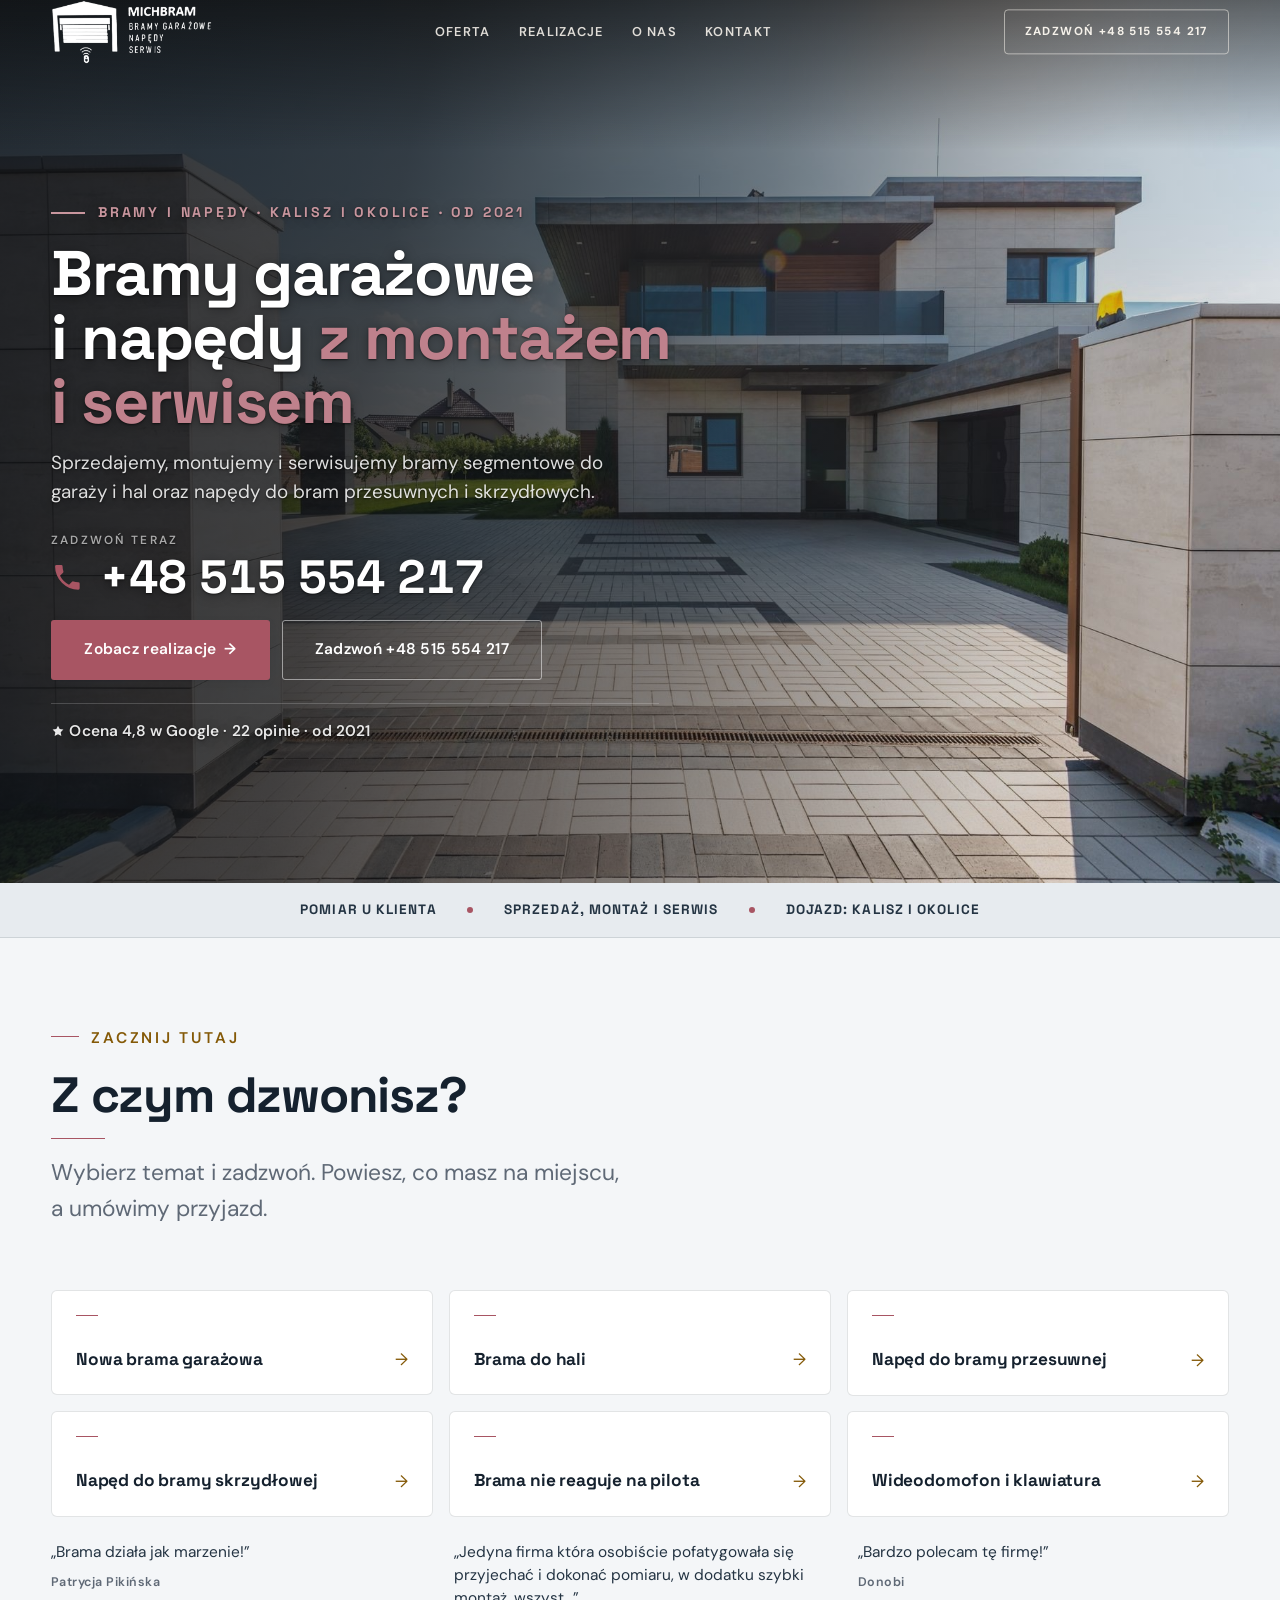
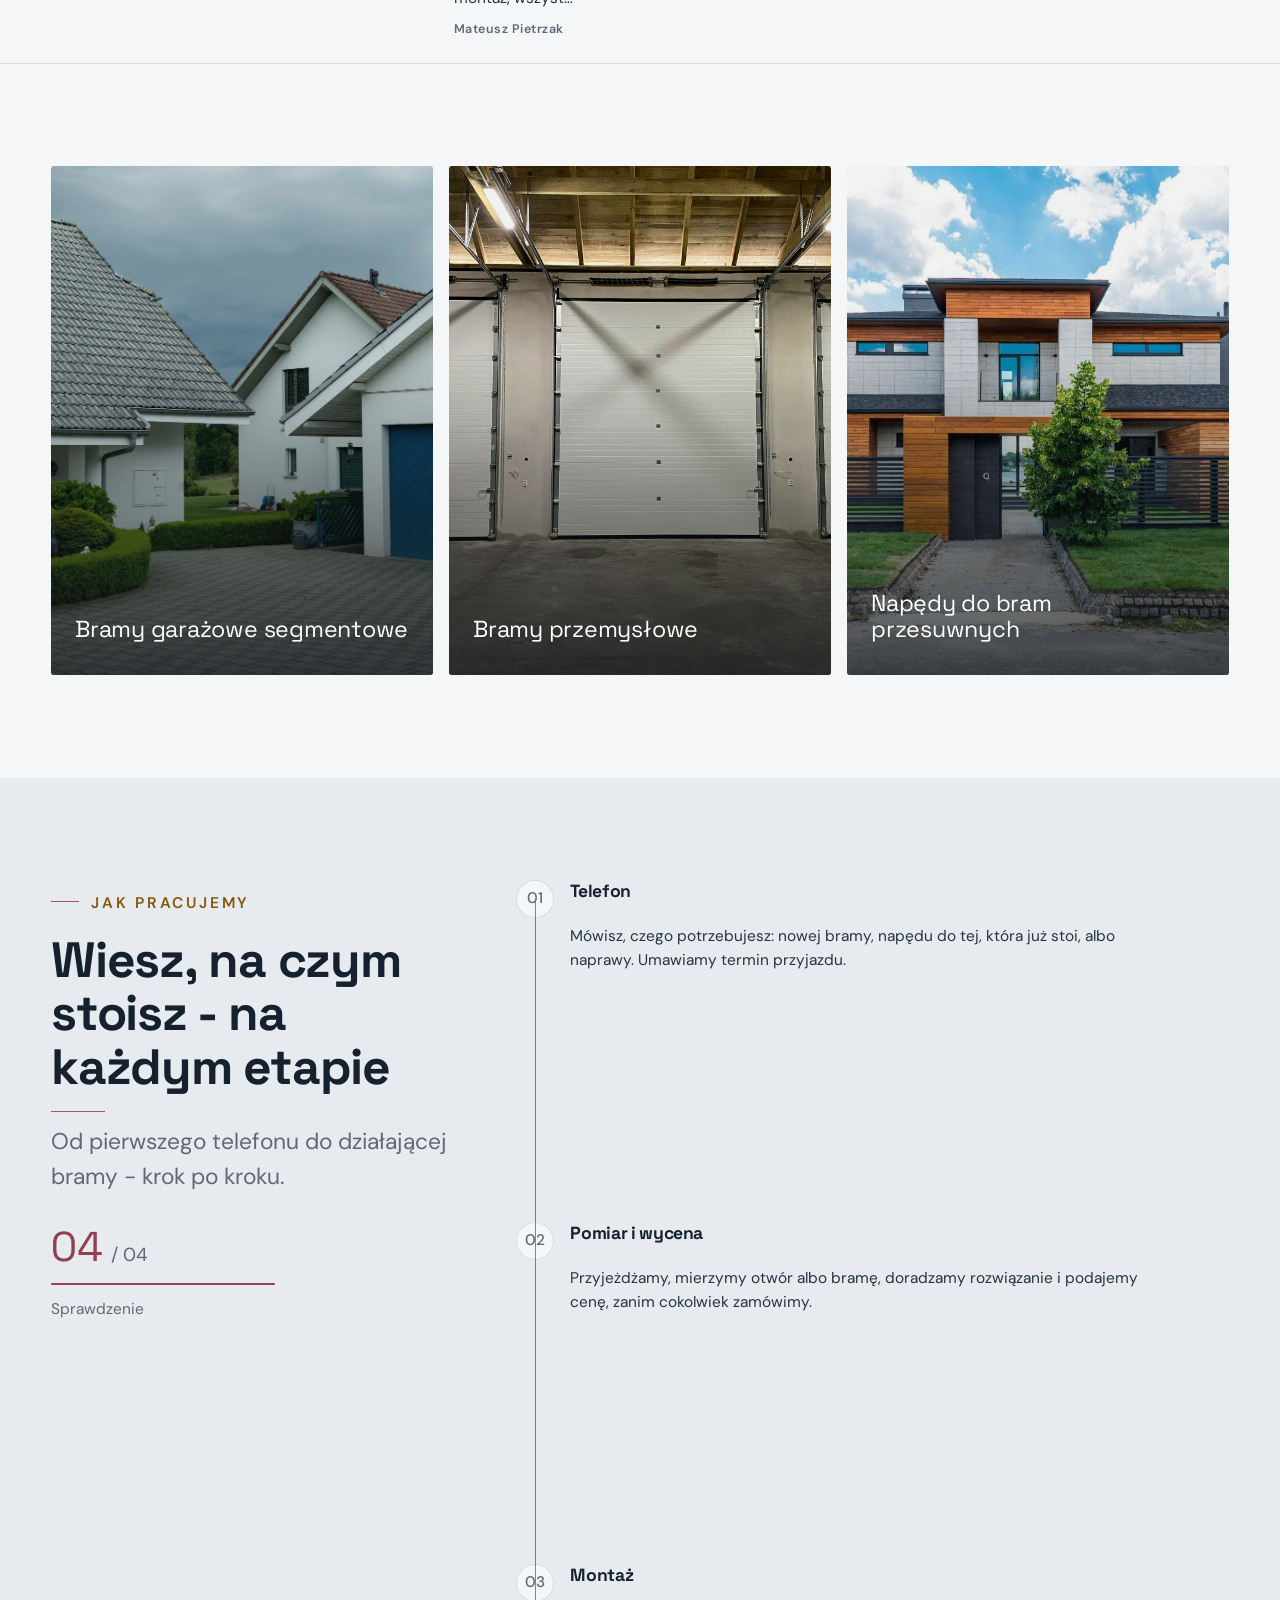
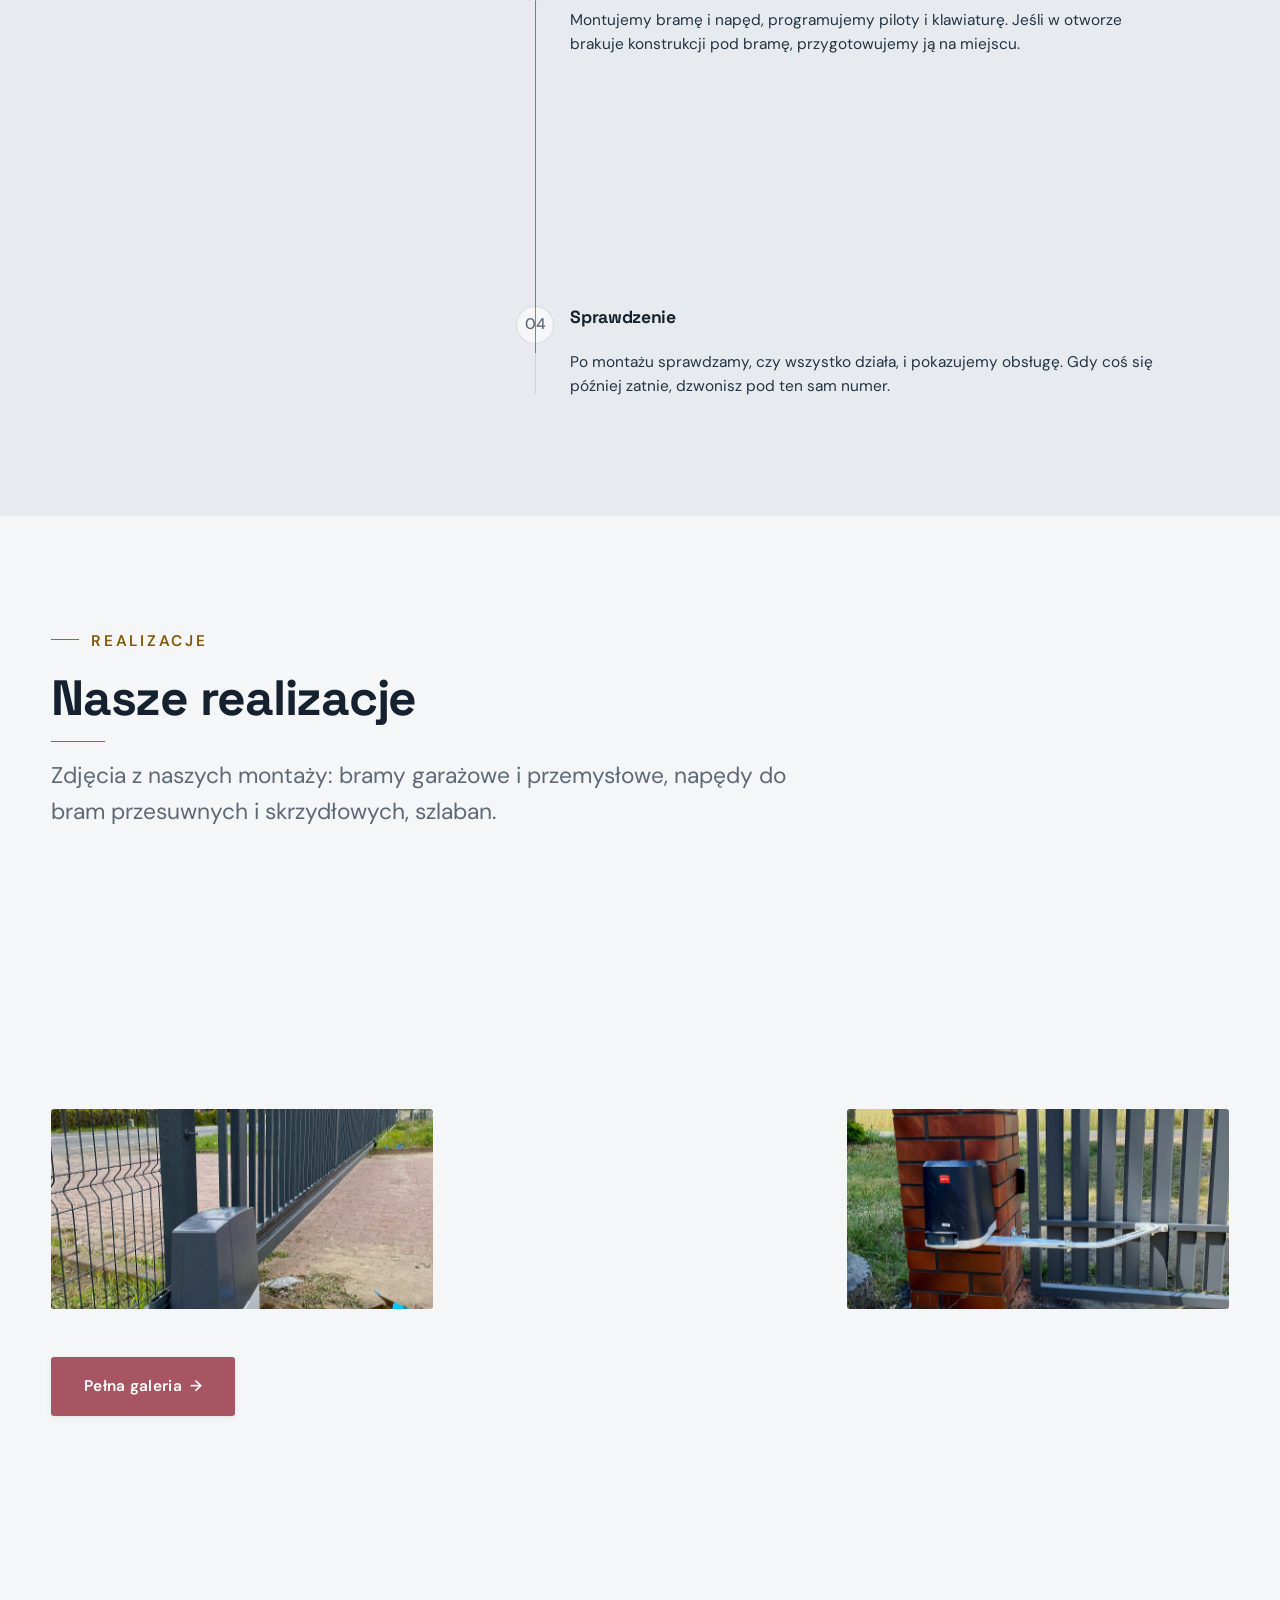
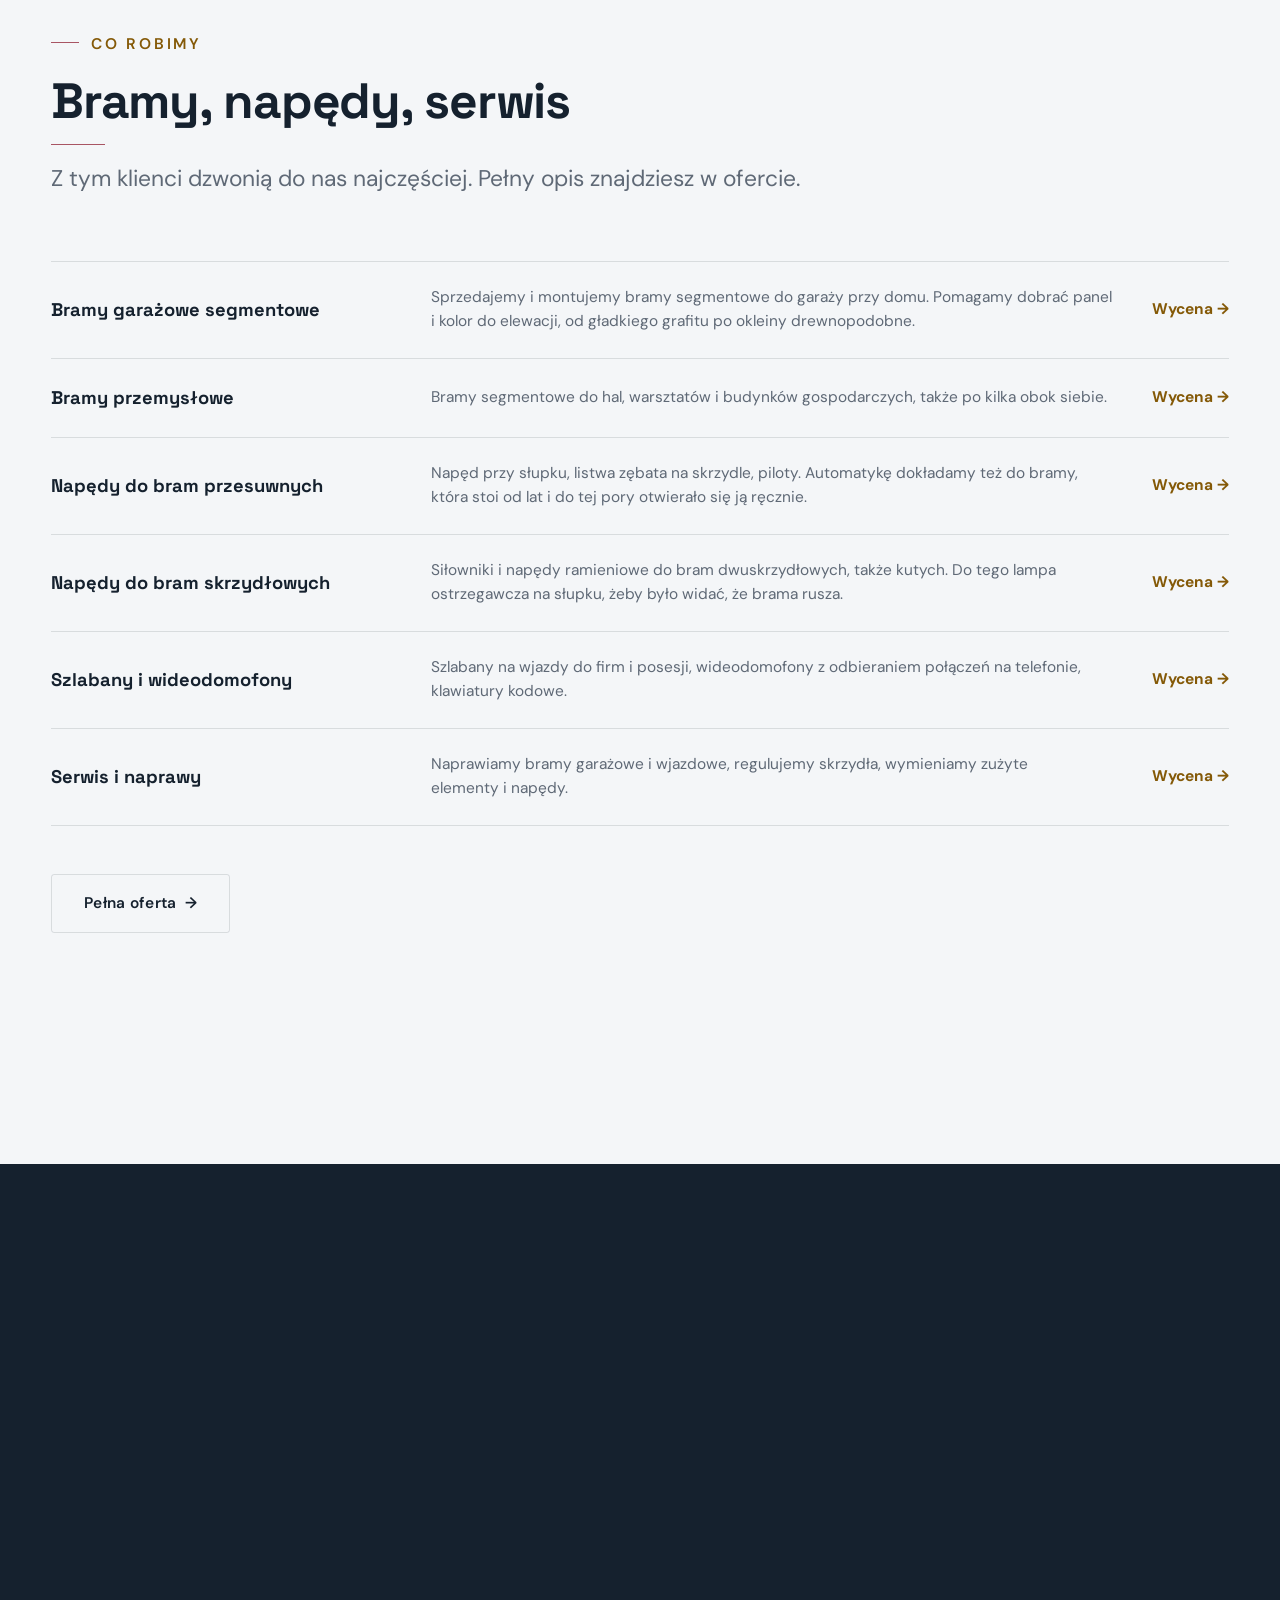
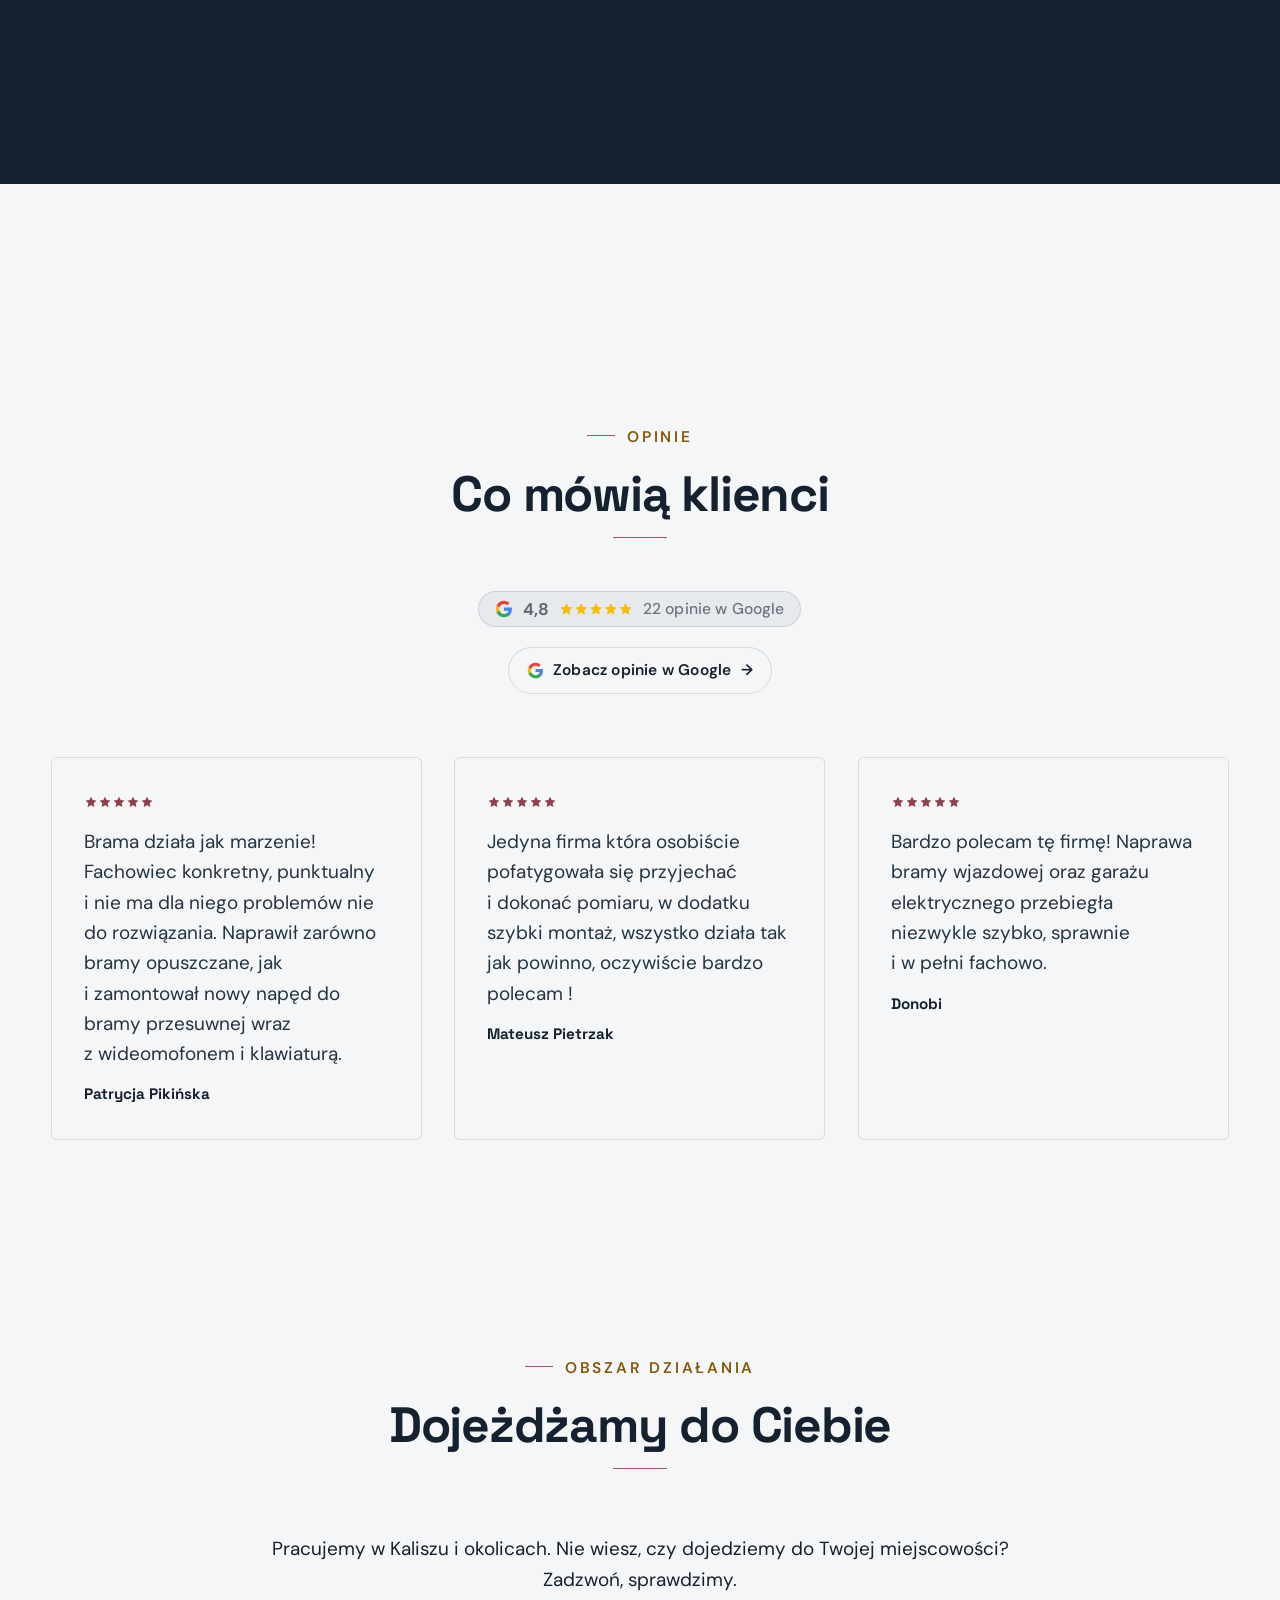
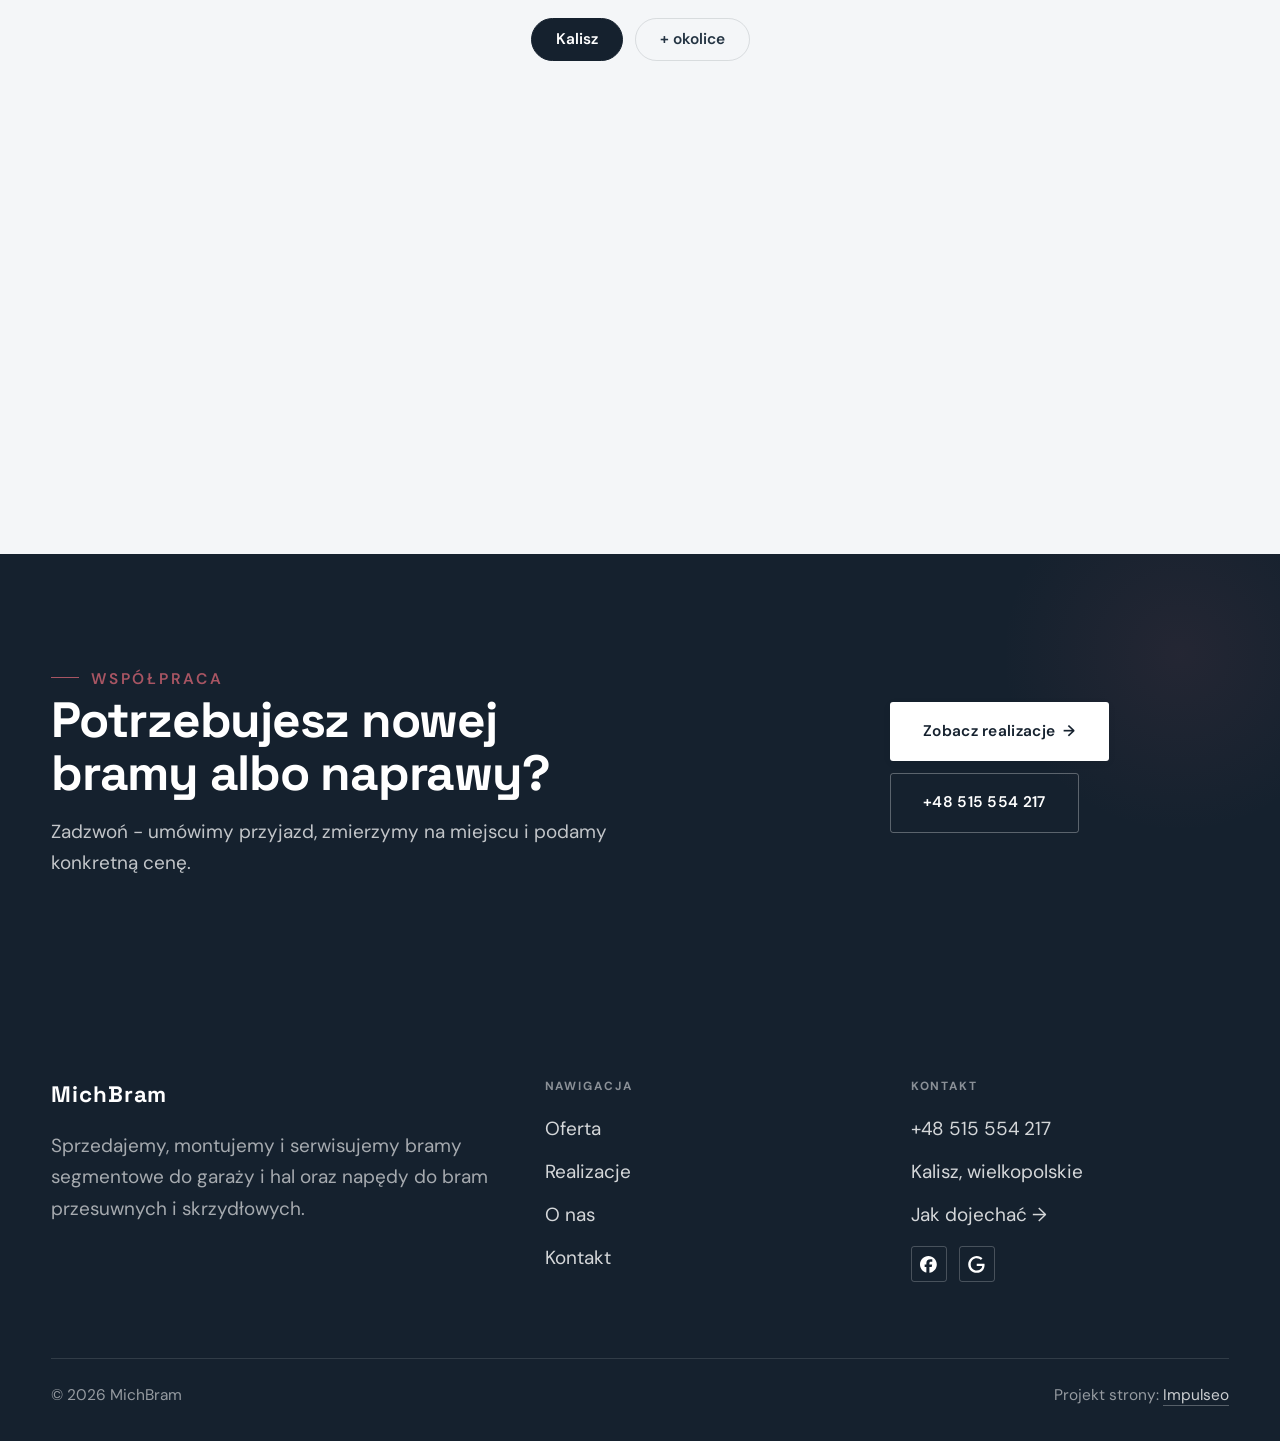
<file: index.html>
<!DOCTYPE html>
<html lang="pl">
<head>
<meta charset="UTF-8">
<meta name="viewport" content="width=device-width, initial-scale=1.0">
<title>MichBram - bramy garażowe, napędy, serwis · Kalisz</title>
<meta name="description" content="MichBram - sprzedaż, montaż i serwis bram segmentowych garażowych i przemysłowych oraz napędów do bram przesuwnych i skrzydłowych. Kalisz i okolice. Zadzwoń: 515 554 217.">
<link rel="canonical" href="https://kris20032.github.io/michbram/">
<meta name="robots" content="noindex, nofollow">
<meta property="og:type" content="website">
<meta property="og:locale" content="pl_PL">
<meta property="og:site_name" content="MichBram">
<meta property="og:title" content="MichBram - bramy garażowe, napędy, serwis · Kalisz">
<meta property="og:description" content="MichBram - sprzedaż, montaż i serwis bram segmentowych garażowych i przemysłowych oraz napędów do bram przesuwnych i skrzydłowych. Kalisz i okolice. Zadzwoń: 515 554 217.">
<meta property="og:url" content="https://kris20032.github.io/michbram/">
<meta property="og:image" content="https://kris20032.github.io/michbram/img/og.jpg">
<meta property="og:image:width" content="1200">
<meta property="og:image:height" content="630">
<meta name="twitter:card" content="summary_large_image">
<script type="application/ld+json">{"@context": "https://schema.org", "@type": "LocalBusiness", "name": "MichBram", "url": "https://kris20032.github.io/michbram/", "telephone": "+48515554217", "image": "https://kris20032.github.io/michbram/img/og.jpg", "areaServed": "Kalisz", "sameAs": ["https://www.facebook.com/MichBram/", "https://maps.google.com/?cid=4071183503629391984"]}</script>
<link rel="preconnect" href="https://fonts.googleapis.com">
<link rel="preconnect" href="https://fonts.gstatic.com" crossorigin>
<link href="https://fonts.googleapis.com/css2?family=Space+Grotesk:wght@500;600;700&family=DM+Sans:opsz,wght@9..40,400;9..40,500;9..40,600&display=swap" rel="stylesheet">
<link rel="stylesheet" href="assets/styles.css?v=001f821d">
</head>
<body>

<header class="nav">
  <div class="wrap nav-inner">
    <a class="brand brand-has-logo" href="index.html"><img class="brand-logo" src="img/logo.png" alt="MichBram" width="1122" height="446" decoding="async"></a>
    <nav class="nav-links">
      <a href="oferta.html">Oferta</a>
      <a href="realizacje.html">Realizacje</a>
      <a href="o-nas.html">O nas</a>
      <a href="kontakt.html">Kontakt</a>
      <a href="tel:+48515554217" class="btn btn-accent">Zadzwoń +48 515 554 217</a>
    </nav>
    <button class="nav-toggle" aria-label="Menu"><span></span><span></span><span></span></button>
  </div>
</header>

<main>
<section class="hero-fach">
  <img class="hf-photo" src="img/hero.jpg" fetchpriority="high" alt="MichBram" width="1880" height="1255">
  <div class="hf-panel">
    <div class="hf-inner">
      <span class="hf-kicker">Bramy i napędy · Kalisz i okolice · od 2021</span>
      <h1 class="hf-title">Bramy garażowe i napędy <em>z montażem i serwisem</em></h1>
      <p class="hf-lead">Sprzedajemy, montujemy i serwisujemy bramy segmentowe do garaży i hal oraz napędy do bram przesuwnych i skrzydłowych.</p>
      <a class="hf-phone" href="tel:+48515554217"><span class="hf-phone-lab">Zadzwoń teraz</span><span class="hf-phone-num"><svg class="ico-tel" width="16" height="16" viewBox="0 0 24 24" fill="none" aria-hidden="true"><path d="M6.6 10.8a15.5 15.5 0 0 0 6.6 6.6l2.2-2.2a1 1 0 0 1 1-.24 11.4 11.4 0 0 0 3.6.58 1 1 0 0 1 1 1V20a1 1 0 0 1-1 1A17 17 0 0 1 3 4a1 1 0 0 1 1-1h3.5a1 1 0 0 1 1 1c0 1.25.2 2.46.58 3.6a1 1 0 0 1-.25 1l-2.23 2.2Z" fill="currentColor"/></svg> +48 515 554 217</span></a>
      <div class="hf-actions">
        <a href="kontakt.html" class="btn btn-accent">Zobacz realizacje <span class="arr">→</span></a>
        <a href="tel:+48515554217" class="btn btn-ghost hf-ghost">Zadzwoń +48 515 554 217</a>
      </div>
      <div class="hf-trust"><svg class="ico-star" width="14" height="14" viewBox="0 0 24 24" style="vertical-align:-2px" aria-hidden="true"><path d="M12 2.8l2.85 5.8 6.4.93-4.63 4.5 1.1 6.37L12 17.4l-5.72 3 1.1-6.37-4.63-4.5 6.4-.93L12 2.8Z" fill="currentColor"/></svg> Ocena 4,8 w Google · 22 opinie · od 2021</div>
    </div>
  </div>
</section>
<section class="fach-promise">
  <div class="wrap">
    <ul class="fp-row reveal"><li>Pomiar u klienta</li><li>Sprzedaż, montaż i serwis</li><li>Dojazd: Kalisz i okolice</li></ul>
  </div>
</section>
<section class="objawy">
  <div class="wrap">
    <div class="head reveal">
      <span class="eyebrow">Zacznij tutaj</span>
      <h2>Z czym dzwonisz?</h2>
      <p>Wybierz temat i zadzwoń. Powiesz, co masz na miejscu, a umówimy przyjazd.</p>
    </div>
    <div class="obj-grid">
      <a class="obj-tile reveal" href="kontakt.html"><span class="ot-row"><span class="ot-name">Nowa brama garażowa</span><span class="ot-arr" aria-hidden="true">→</span></span></a>
      <a class="obj-tile reveal" href="kontakt.html"><span class="ot-row"><span class="ot-name">Brama do hali</span><span class="ot-arr" aria-hidden="true">→</span></span></a>
      <a class="obj-tile reveal" href="kontakt.html"><span class="ot-row"><span class="ot-name">Napęd do bramy przesuwnej</span><span class="ot-arr" aria-hidden="true">→</span></span></a>
      <a class="obj-tile reveal" href="kontakt.html"><span class="ot-row"><span class="ot-name">Napęd do bramy skrzydłowej</span><span class="ot-arr" aria-hidden="true">→</span></span></a>
      <a class="obj-tile reveal" href="kontakt.html"><span class="ot-row"><span class="ot-name">Brama nie reaguje na pilota</span><span class="ot-arr" aria-hidden="true">→</span></span></a>
      <a class="obj-tile reveal" href="kontakt.html"><span class="ot-row"><span class="ot-name">Wideodomofon i klawiatura</span><span class="ot-arr" aria-hidden="true">→</span></span></a>
    </div>
  </div>
</section>
<section class="opinie-mini" aria-label="Opinie klientów">
  <div class="wrap">
    <div class="om-row">
      <div class="om-item reveal"><blockquote>„Brama działa jak marzenie!”</blockquote><span class="om-autor">Patrycja Pikińska</span></div>
      <div class="om-item reveal"><blockquote>„Jedyna firma która osobiście pofatygowała się przyjechać i dokonać pomiaru, w dodatku szybki montaż, wszyst…”</blockquote><span class="om-autor">Mateusz Pietrzak</span></div>
      <div class="om-item reveal"><blockquote>„Bardzo polecam tę firmę!”</blockquote><span class="om-autor">Donobi</span></div>
    </div>
  </div>
</section>
<section class="gateways-band">
  <div class="wrap">
    <div class="gateways">
      <a href="oferta.html" class="gateway reveal"><img src="img/g10.jpg" alt="Bramy garażowe segmentowe" loading="lazy" width="1880" height="1253" decoding="async"><span class="g-ttl">Bramy garażowe segmentowe</span></a>
      <a href="oferta.html" class="gateway reveal"><img src="img/g2.jpg" alt="Bramy przemysłowe" loading="lazy" width="2600" height="1950" decoding="async"><span class="g-ttl">Bramy przemysłowe</span></a>
      <a href="oferta.html" class="gateway reveal"><img src="img/g11.jpg" alt="Napędy do bram przesuwnych" loading="lazy" width="1880" height="1004" decoding="async"><span class="g-ttl">Napędy do bram przesuwnych</span></a>
    </div>
  </div>
</section>
<section class="proces proces-os fachowcy">
  <div class="wrap proc-grid">
    <div class="proc-side">
      <div class="head reveal">
        <span class="eyebrow">Jak pracujemy</span>
        <h2>Wiesz, na czym stoisz - na każdym etapie</h2>
        <p>Od pierwszego telefonu do działającej bramy - krok po kroku.</p>
      </div>
      <div class="proc-count" aria-hidden="true"><span class="pc-cur">01</span><span class="pc-all">/ 04</span></div>
      <div class="proc-bar" aria-hidden="true"><i></i></div>
      <p class="proc-now" aria-hidden="true">Telefon</p>
    </div>
    <ol class="proces-line">
      <li class="reveal"><span class="pno">01</span><h3>Telefon</h3><p>Mówisz, czego potrzebujesz: nowej bramy, napędu do tej, która już stoi, albo naprawy. Umawiamy termin przyjazdu.</p></li>
      <li class="reveal"><span class="pno">02</span><h3>Pomiar i wycena</h3><p>Przyjeżdżamy, mierzymy otwór albo bramę, doradzamy rozwiązanie i podajemy cenę, zanim cokolwiek zamówimy.</p></li>
      <li class="reveal"><span class="pno">03</span><h3>Montaż</h3><p>Montujemy bramę i napęd, programujemy piloty i klawiaturę. Jeśli w otworze brakuje konstrukcji pod bramę, przygotowujemy ją na miejscu.</p></li>
      <li class="reveal"><span class="pno">04</span><h3>Sprawdzenie</h3><p>Po montażu sprawdzamy, czy wszystko działa, i pokazujemy obsługę. Gdy coś się później zatnie, dzwonisz pod ten sam numer.</p></li>
    </ol>
  </div>
</section>
<section>
  <div class="wrap">
    <div class="head reveal">
      <span class="eyebrow">Realizacje</span>
      <h2>Nasze realizacje</h2>
      <p>Zdjęcia z naszych montaży: bramy garażowe i przemysłowe, napędy do bram przesuwnych i skrzydłowych, szlaban.</p>
    </div>
    <div class="gallery">
      <div class="tile t-two3 reveal"><img src="img/g1.jpg" alt="MichBram" loading="lazy" width="2600" height="1950" decoding="async"></div>
      <div class="tile t-third reveal"><img src="img/g3.jpg" alt="MichBram" loading="lazy" width="2600" height="1950" decoding="async"></div>
      <div class="tile t-third reveal"><img src="img/g4.jpg" alt="MichBram" loading="lazy" width="1600" height="2133" decoding="async"></div>
      <div class="tile t-third reveal"><img src="img/g5.jpg" alt="MichBram" loading="lazy" width="2442" height="1764" decoding="async"></div>
      <div class="tile t-third reveal"><img src="img/g6.jpg" alt="MichBram" loading="lazy" width="1600" height="2133" decoding="async"></div>
    </div>
    <div style="margin-top:var(--space-7)" class="reveal"><a href="realizacje.html" class="btn btn-accent">Pełna galeria <span class="arr">→</span></a></div>
  </div>
</section>
<section class="fach-uslugi">
  <div class="wrap">
    <div class="head reveal">
      <span class="eyebrow">Co robimy</span>
      <h2>Bramy, napędy, serwis</h2>
      <p>Z tym klienci dzwonią do nas najczęściej. Pełny opis znajdziesz w ofercie.</p>
    </div>
    <ul class="fu-list">
      <li class="fu-row reveal"><div class="fu-name">Bramy garażowe segmentowe</div><div class="fu-desc">Sprzedajemy i montujemy bramy segmentowe do garaży przy domu. Pomagamy dobrać panel i kolor do elewacji, od gładkiego grafitu po okleiny drewnopodobne.</div><a class="fu-cta" href="kontakt.html">Wycena <span class="arr">→</span></a></li>
      <li class="fu-row reveal"><div class="fu-name">Bramy przemysłowe</div><div class="fu-desc">Bramy segmentowe do hal, warsztatów i budynków gospodarczych, także po kilka obok siebie.</div><a class="fu-cta" href="kontakt.html">Wycena <span class="arr">→</span></a></li>
      <li class="fu-row reveal"><div class="fu-name">Napędy do bram przesuwnych</div><div class="fu-desc">Napęd przy słupku, listwa zębata na skrzydle, piloty. Automatykę dokładamy też do bramy, która stoi od lat i do tej pory otwierało się ją ręcznie.</div><a class="fu-cta" href="kontakt.html">Wycena <span class="arr">→</span></a></li>
      <li class="fu-row reveal"><div class="fu-name">Napędy do bram skrzydłowych</div><div class="fu-desc">Siłowniki i napędy ramieniowe do bram dwuskrzydłowych, także kutych. Do tego lampa ostrzegawcza na słupku, żeby było widać, że brama rusza.</div><a class="fu-cta" href="kontakt.html">Wycena <span class="arr">→</span></a></li>
      <li class="fu-row reveal"><div class="fu-name">Szlabany i wideodomofony</div><div class="fu-desc">Szlabany na wjazdy do firm i posesji, wideodomofony z odbieraniem połączeń na telefonie, klawiatury kodowe.</div><a class="fu-cta" href="kontakt.html">Wycena <span class="arr">→</span></a></li>
      <li class="fu-row reveal"><div class="fu-name">Serwis i naprawy</div><div class="fu-desc">Naprawiamy bramy garażowe i wjazdowe, regulujemy skrzydła, wymieniamy zużyte elementy i napędy.</div><a class="fu-cta" href="kontakt.html">Wycena <span class="arr">→</span></a></li>
    </ul>
    <div style="margin-top:var(--space-7)" class="reveal"><a href="oferta.html" class="btn btn-ghost">Pełna oferta <span class="arr">→</span></a></div>
  </div>
</section>
<section class="stopklatka" aria-hidden="true">
  <div class="stk-bg" style="background-image:url(img/g7.jpg)"></div>
</section>
<section class="opinie">
  <div class="wrap">
    <div class="head center reveal">
      <span class="eyebrow">Opinie</span>
      <h2>Co mówią klienci</h2>
    </div>
    <p class="op-meta reveal"><span class="g-badge"><svg class="gb-ico" viewBox="0 0 24 24" width="18" height="18" aria-hidden="true"><path fill="#4285F4" d="M22.56 12.25c0-.78-.07-1.53-.2-2.25H12v4.26h5.92c-.26 1.37-1.04 2.53-2.21 3.31v2.77h3.57c2.08-1.92 3.28-4.74 3.28-8.09z"/><path fill="#34A853" d="M12 23c2.97 0 5.46-.98 7.28-2.66l-3.57-2.77c-.98.66-2.23 1.06-3.71 1.06-2.86 0-5.29-1.93-6.16-4.53H2.18v2.84C3.99 20.53 7.7 23 12 23z"/><path fill="#FBBC05" d="M5.84 14.09c-.22-.66-.35-1.36-.35-2.09s.13-1.43.35-2.09V7.07H2.18C1.43 8.55 1 10.22 1 12s.43 3.45 1.18 4.93l2.85-2.22.81-.62z"/><path fill="#EA4335" d="M12 5.38c1.62 0 3.06.56 4.21 1.64l3.15-3.15C17.45 2.09 14.97 1 12 1 7.7 1 3.99 3.47 2.18 7.07l3.66 2.84c.87-2.6 3.3-4.53 6.16-4.53z"/></svg><b class="gb-ocena">4,8</b><svg class="gb-stars" viewBox="0 0 90 18" width="74" height="14.8" aria-hidden="true"><g fill="currentColor" opacity=".26"><path transform="translate(0,0)" d="M9 1.6l2.2 4.46 4.92.72-3.56 3.47.84 4.9L9 12.74l-4.4 2.31.84-4.9L1.88 6.68l4.92-.72L9 1.6Z"/><path transform="translate(18,0)" d="M9 1.6l2.2 4.46 4.92.72-3.56 3.47.84 4.9L9 12.74l-4.4 2.31.84-4.9L1.88 6.68l4.92-.72L9 1.6Z"/><path transform="translate(36,0)" d="M9 1.6l2.2 4.46 4.92.72-3.56 3.47.84 4.9L9 12.74l-4.4 2.31.84-4.9L1.88 6.68l4.92-.72L9 1.6Z"/><path transform="translate(54,0)" d="M9 1.6l2.2 4.46 4.92.72-3.56 3.47.84 4.9L9 12.74l-4.4 2.31.84-4.9L1.88 6.68l4.92-.72L9 1.6Z"/><path transform="translate(72,0)" d="M9 1.6l2.2 4.46 4.92.72-3.56 3.47.84 4.9L9 12.74l-4.4 2.31.84-4.9L1.88 6.68l4.92-.72L9 1.6Z"/></g><clipPath id="gs960"><rect x="0" y="0" width="86.4" height="18"/></clipPath><g fill="#FBBC04" clip-path="url(#gs960)"><path transform="translate(0,0)" d="M9 1.6l2.2 4.46 4.92.72-3.56 3.47.84 4.9L9 12.74l-4.4 2.31.84-4.9L1.88 6.68l4.92-.72L9 1.6Z"/><path transform="translate(18,0)" d="M9 1.6l2.2 4.46 4.92.72-3.56 3.47.84 4.9L9 12.74l-4.4 2.31.84-4.9L1.88 6.68l4.92-.72L9 1.6Z"/><path transform="translate(36,0)" d="M9 1.6l2.2 4.46 4.92.72-3.56 3.47.84 4.9L9 12.74l-4.4 2.31.84-4.9L1.88 6.68l4.92-.72L9 1.6Z"/><path transform="translate(54,0)" d="M9 1.6l2.2 4.46 4.92.72-3.56 3.47.84 4.9L9 12.74l-4.4 2.31.84-4.9L1.88 6.68l4.92-.72L9 1.6Z"/><path transform="translate(72,0)" d="M9 1.6l2.2 4.46 4.92.72-3.56 3.47.84 4.9L9 12.74l-4.4 2.31.84-4.9L1.88 6.68l4.92-.72L9 1.6Z"/></g></svg><span class="gb-txt">22 opinie w Google</span></span></p>
    <p class="op-meta reveal"><a class="op-google" href="https://maps.google.com/?cid=4071183503629391984" target="_blank" rel="noopener"><svg class="op-g-ico" viewBox="0 0 24 24" width="17" height="17" aria-hidden="true"><path fill="#4285F4" d="M22.56 12.25c0-.78-.07-1.53-.2-2.25H12v4.26h5.92c-.26 1.37-1.04 2.53-2.21 3.31v2.77h3.57c2.08-1.92 3.28-4.74 3.28-8.09z"/><path fill="#34A853" d="M12 23c2.97 0 5.46-.98 7.28-2.66l-3.57-2.77c-.98.66-2.23 1.06-3.71 1.06-2.86 0-5.29-1.93-6.16-4.53H2.18v2.84C3.99 20.53 7.7 23 12 23z"/><path fill="#FBBC05" d="M5.84 14.09c-.22-.66-.35-1.36-.35-2.09s.13-1.43.35-2.09V7.07H2.18C1.43 8.55 1 10.22 1 12s.43 3.45 1.18 4.93l2.85-2.22.81-.62z"/><path fill="#EA4335" d="M12 5.38c1.62 0 3.06.56 4.21 1.64l3.15-3.15C17.45 2.09 14.97 1 12 1 7.7 1 3.99 3.47 2.18 7.07l3.66 2.84c.87-2.6 3.3-4.53 6.16-4.53z"/></svg><span>Zobacz opinie w Google</span><span class="arr">→</span></a></p>
    <div class="opinie-grid">
      <figure class="op-card reveal"><span class="op-star"><svg class="ico-star" width="14" height="14" viewBox="0 0 24 24" style="vertical-align:-2px" aria-hidden="true"><path d="M12 2.8l2.85 5.8 6.4.93-4.63 4.5 1.1 6.37L12 17.4l-5.72 3 1.1-6.37-4.63-4.5 6.4-.93L12 2.8Z" fill="currentColor"/></svg><svg class="ico-star" width="14" height="14" viewBox="0 0 24 24" style="vertical-align:-2px" aria-hidden="true"><path d="M12 2.8l2.85 5.8 6.4.93-4.63 4.5 1.1 6.37L12 17.4l-5.72 3 1.1-6.37-4.63-4.5 6.4-.93L12 2.8Z" fill="currentColor"/></svg><svg class="ico-star" width="14" height="14" viewBox="0 0 24 24" style="vertical-align:-2px" aria-hidden="true"><path d="M12 2.8l2.85 5.8 6.4.93-4.63 4.5 1.1 6.37L12 17.4l-5.72 3 1.1-6.37-4.63-4.5 6.4-.93L12 2.8Z" fill="currentColor"/></svg><svg class="ico-star" width="14" height="14" viewBox="0 0 24 24" style="vertical-align:-2px" aria-hidden="true"><path d="M12 2.8l2.85 5.8 6.4.93-4.63 4.5 1.1 6.37L12 17.4l-5.72 3 1.1-6.37-4.63-4.5 6.4-.93L12 2.8Z" fill="currentColor"/></svg><svg class="ico-star" width="14" height="14" viewBox="0 0 24 24" style="vertical-align:-2px" aria-hidden="true"><path d="M12 2.8l2.85 5.8 6.4.93-4.63 4.5 1.1 6.37L12 17.4l-5.72 3 1.1-6.37-4.63-4.5 6.4-.93L12 2.8Z" fill="currentColor"/></svg></span><blockquote>Brama działa jak marzenie! Fachowiec konkretny, punktualny i nie ma dla niego problemów nie do rozwiązania. Naprawił zarówno bramy opuszczane, jak i zamontował nowy napęd do bramy przesuwnej wraz z wideomofonem i klawiaturą.</blockquote><span class="op-autor">Patrycja Pikińska</span></figure>
      <figure class="op-card reveal"><span class="op-star"><svg class="ico-star" width="14" height="14" viewBox="0 0 24 24" style="vertical-align:-2px" aria-hidden="true"><path d="M12 2.8l2.85 5.8 6.4.93-4.63 4.5 1.1 6.37L12 17.4l-5.72 3 1.1-6.37-4.63-4.5 6.4-.93L12 2.8Z" fill="currentColor"/></svg><svg class="ico-star" width="14" height="14" viewBox="0 0 24 24" style="vertical-align:-2px" aria-hidden="true"><path d="M12 2.8l2.85 5.8 6.4.93-4.63 4.5 1.1 6.37L12 17.4l-5.72 3 1.1-6.37-4.63-4.5 6.4-.93L12 2.8Z" fill="currentColor"/></svg><svg class="ico-star" width="14" height="14" viewBox="0 0 24 24" style="vertical-align:-2px" aria-hidden="true"><path d="M12 2.8l2.85 5.8 6.4.93-4.63 4.5 1.1 6.37L12 17.4l-5.72 3 1.1-6.37-4.63-4.5 6.4-.93L12 2.8Z" fill="currentColor"/></svg><svg class="ico-star" width="14" height="14" viewBox="0 0 24 24" style="vertical-align:-2px" aria-hidden="true"><path d="M12 2.8l2.85 5.8 6.4.93-4.63 4.5 1.1 6.37L12 17.4l-5.72 3 1.1-6.37-4.63-4.5 6.4-.93L12 2.8Z" fill="currentColor"/></svg><svg class="ico-star" width="14" height="14" viewBox="0 0 24 24" style="vertical-align:-2px" aria-hidden="true"><path d="M12 2.8l2.85 5.8 6.4.93-4.63 4.5 1.1 6.37L12 17.4l-5.72 3 1.1-6.37-4.63-4.5 6.4-.93L12 2.8Z" fill="currentColor"/></svg></span><blockquote>Jedyna firma która osobiście pofatygowała się przyjechać i dokonać pomiaru, w dodatku szybki montaż, wszystko działa tak jak powinno, oczywiście bardzo polecam !</blockquote><span class="op-autor">Mateusz Pietrzak</span></figure>
      <figure class="op-card reveal"><span class="op-star"><svg class="ico-star" width="14" height="14" viewBox="0 0 24 24" style="vertical-align:-2px" aria-hidden="true"><path d="M12 2.8l2.85 5.8 6.4.93-4.63 4.5 1.1 6.37L12 17.4l-5.72 3 1.1-6.37-4.63-4.5 6.4-.93L12 2.8Z" fill="currentColor"/></svg><svg class="ico-star" width="14" height="14" viewBox="0 0 24 24" style="vertical-align:-2px" aria-hidden="true"><path d="M12 2.8l2.85 5.8 6.4.93-4.63 4.5 1.1 6.37L12 17.4l-5.72 3 1.1-6.37-4.63-4.5 6.4-.93L12 2.8Z" fill="currentColor"/></svg><svg class="ico-star" width="14" height="14" viewBox="0 0 24 24" style="vertical-align:-2px" aria-hidden="true"><path d="M12 2.8l2.85 5.8 6.4.93-4.63 4.5 1.1 6.37L12 17.4l-5.72 3 1.1-6.37-4.63-4.5 6.4-.93L12 2.8Z" fill="currentColor"/></svg><svg class="ico-star" width="14" height="14" viewBox="0 0 24 24" style="vertical-align:-2px" aria-hidden="true"><path d="M12 2.8l2.85 5.8 6.4.93-4.63 4.5 1.1 6.37L12 17.4l-5.72 3 1.1-6.37-4.63-4.5 6.4-.93L12 2.8Z" fill="currentColor"/></svg><svg class="ico-star" width="14" height="14" viewBox="0 0 24 24" style="vertical-align:-2px" aria-hidden="true"><path d="M12 2.8l2.85 5.8 6.4.93-4.63 4.5 1.1 6.37L12 17.4l-5.72 3 1.1-6.37-4.63-4.5 6.4-.93L12 2.8Z" fill="currentColor"/></svg></span><blockquote>Bardzo polecam tę firmę! Naprawa bramy wjazdowej oraz garażu elektrycznego przebiegła niezwykle szybko, sprawnie i w pełni fachowo.</blockquote><span class="op-autor">Donobi</span></figure>
    </div>
  </div>
</section>
<section class="obszar">
  <div class="wrap">
    <div class="head center reveal">
      <span class="eyebrow">Obszar działania</span>
      <h2>Dojeżdżamy do Ciebie</h2>
    </div>
    <p class="obszar-txt reveal" style="text-align:center;max-width:60ch;margin:0 auto 1.4rem">Pracujemy w Kaliszu i okolicach. Nie wiesz, czy dojedziemy do Twojej miejscowości? Zadzwoń, sprawdzimy.</p>
    <ul class="obszar-list reveal"><li class="is-home">Kalisz</li><li>+ okolice</li></ul>
    <div class="obszar-mapa reveal" style="margin-top:var(--space-7)">
      <iframe title="Obszar działania - Kalisz i okolice" src="https://maps.google.com/maps?q=51.7611%2C18.0910&amp;z=11&amp;output=embed" loading="lazy" referrerpolicy="no-referrer-when-downgrade" style="width:100%;height:clamp(280px,38vh,420px);border:0;display:block;border-radius:var(--r-md)"></iframe>
    </div>
  </div>
</section>
<section class="cta">
  <div class="wrap">
    <div class="reveal">
      <span class="eyebrow">Współpraca</span>
      <h2>Potrzebujesz nowej bramy albo naprawy?</h2>
      <p>Zadzwoń - umówimy przyjazd, zmierzymy na miejscu i podamy konkretną cenę.</p>
    </div>
    <div class="cta-actions reveal">
      <a href="kontakt.html" class="btn btn-light">Zobacz realizacje <span class="arr">→</span></a>
      <a href="tel:+48515554217" class="btn btn-ghost btn-ghost-cta">+48 515 554 217</a>
    </div>
  </div>
</section>
</main>

<footer>
  <div class="wrap">
    <div class="foot-grid">
      <div class="foot-brand">
        <div class="name">MichBram</div>
        <p>Sprzedajemy, montujemy i serwisujemy bramy segmentowe do garaży i hal oraz napędy do bram przesuwnych i skrzydłowych.</p>
      </div>
      <div class="foot-col">
        <h4>Nawigacja</h4>
        <a href="oferta.html">Oferta</a>
        <a href="realizacje.html">Realizacje</a>
        <a href="o-nas.html">O nas</a>
        <a href="kontakt.html">Kontakt</a>
      </div>
      <div class="foot-col">
        <h4>Kontakt</h4>
        <a href="tel:+48515554217">+48 515 554 217</a>
        <p>Kalisz, wielkopolskie</p>
        <a href="https://maps.google.com/?cid=4071183503629391984" target="_blank" rel="noopener">Jak dojechać →</a>
      <div class="foot-soc">
        <a class="soc" href="https://www.facebook.com/MichBram/" target="_blank" rel="noopener" aria-label="Facebook - MichBram"><svg viewBox="0 0 24 24" aria-hidden="true" focusable="false"><path d="M9.101 23.691v-7.98H6.627v-3.667h2.474v-1.58c0-4.085 1.848-5.978 5.858-5.978.401 0 .955.042 1.468.103a8.68 8.68 0 0 1 1.141.195v3.325a8.623 8.623 0 0 0-.653-.036 26.805 26.805 0 0 0-.733-.009c-.707 0-1.259.096-1.675.309a1.686 1.686 0 0 0-.679.622c-.258.42-.374.995-.374 1.752v1.297h3.919l-.386 2.103-.287 1.564h-3.246v8.245C19.396 23.238 24 18.179 24 12.044c0-6.627-5.373-12-12-12s-12 5.373-12 12c0 5.628 3.874 10.35 9.101 11.647Z" fill="currentColor"/></svg></a>
        <a class="soc" href="https://maps.google.com/?cid=4071183503629391984" target="_blank" rel="noopener" aria-label="Google - MichBram"><svg viewBox="0 0 24 24" aria-hidden="true" focusable="false"><path d="M12.48 10.92v3.28h7.84c-.24 1.84-.853 3.187-1.787 4.133-1.147 1.147-2.933 2.4-6.053 2.4-4.827 0-8.6-3.893-8.6-8.72s3.773-8.72 8.6-8.72c2.6 0 4.507 1.027 5.907 2.347l2.307-2.307C18.747 1.44 16.133 0 12.48 0 5.867 0 .307 5.387.307 12s5.56 12 12.173 12c3.573 0 6.267-1.173 8.373-3.36 2.16-2.16 2.84-5.213 2.84-7.667 0-.76-.053-1.467-.173-2.053H12.48z" fill="currentColor"/></svg></a>
      </div>
      </div>
    </div>
    <div class="foot-bot">
      <span>© 2026 MichBram</span>
      <span>Projekt strony: <a class="foot-credit" href="https://impulseo.pl" target="_blank" rel="noopener">Impulseo</a></span>
    </div>
  </div>
</footer>
<div class="sticky-call"><a class="sc-call" href="tel:+48515554217"><svg class="ico-tel" width="16" height="16" viewBox="0 0 24 24" fill="none" aria-hidden="true"><path d="M6.6 10.8a15.5 15.5 0 0 0 6.6 6.6l2.2-2.2a1 1 0 0 1 1-.24 11.4 11.4 0 0 0 3.6.58 1 1 0 0 1 1 1V20a1 1 0 0 1-1 1A17 17 0 0 1 3 4a1 1 0 0 1 1-1h3.5a1 1 0 0 1 1 1c0 1.25.2 2.46.58 3.6a1 1 0 0 1-.25 1l-2.23 2.2Z" fill="currentColor"/></svg> Zadzwoń</a><a class="sc-quote" href="kontakt.html">Zobacz realizacje</a></div>
<div class="demo-wazne" data-do="2026-11-05" data-cykl="3" hidden><svg class="dw-ico" width="13" height="13" viewBox="0 0 24 24" fill="none" aria-hidden="true"><circle cx="12" cy="12" r="8.6" stroke="currentColor" stroke-width="1.8"/><path d="M12 7.2V12l3.3 2" stroke="currentColor" stroke-width="1.8" stroke-linecap="round"/></svg><span class="dw-txt"></span></div>

<script src="assets/main.js"></script>
</body>
</html>
</file>
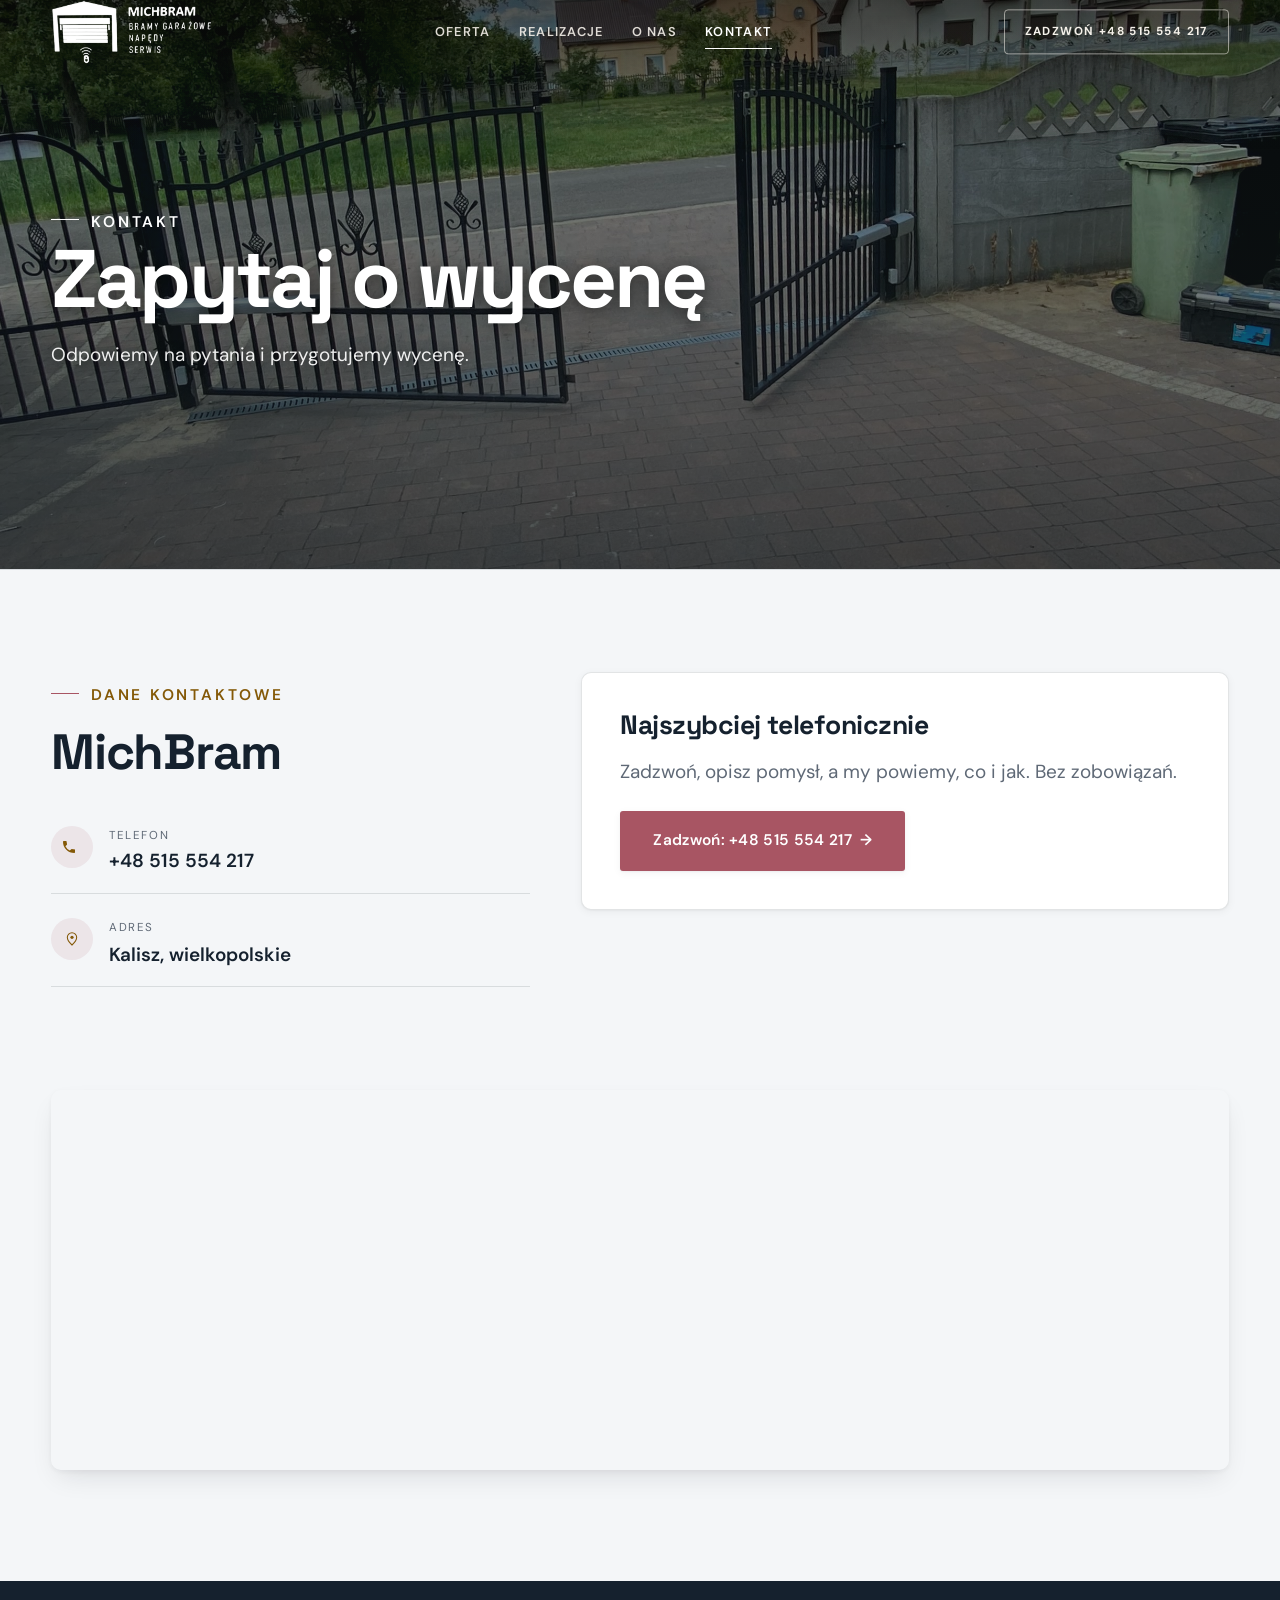
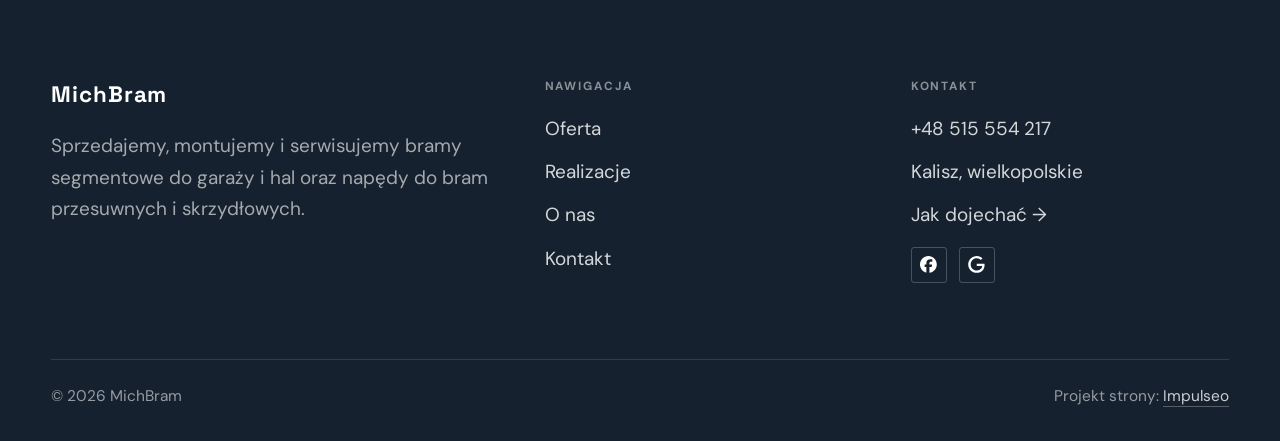
<file: kontakt.html>
<!DOCTYPE html>
<html lang="pl">
<head>
<meta charset="UTF-8">
<meta name="viewport" content="width=device-width, initial-scale=1.0">
<title>Kontakt - MichBram</title>
<meta name="description" content="Kontakt MichBram - Kalisz, wielkopolskie">
<link rel="canonical" href="https://kris20032.github.io/michbram/kontakt.html">
<meta name="robots" content="noindex, nofollow">
<meta property="og:type" content="website">
<meta property="og:locale" content="pl_PL">
<meta property="og:site_name" content="MichBram">
<meta property="og:title" content="Kontakt - MichBram">
<meta property="og:description" content="Kontakt MichBram - Kalisz, wielkopolskie">
<meta property="og:url" content="https://kris20032.github.io/michbram/kontakt.html">
<meta property="og:image" content="https://kris20032.github.io/michbram/img/og.jpg">
<meta property="og:image:width" content="1200">
<meta property="og:image:height" content="630">
<meta name="twitter:card" content="summary_large_image">
<link rel="preconnect" href="https://fonts.googleapis.com">
<link rel="preconnect" href="https://fonts.gstatic.com" crossorigin>
<link href="https://fonts.googleapis.com/css2?family=Space+Grotesk:wght@500;600;700&family=DM+Sans:opsz,wght@9..40,400;9..40,500;9..40,600&display=swap" rel="stylesheet">
<link rel="stylesheet" href="assets/styles.css?v=001f821d">
</head>
<body>

<header class="nav">
  <div class="wrap nav-inner">
    <a class="brand brand-has-logo" href="index.html"><img class="brand-logo" src="img/logo.png" alt="MichBram" width="1122" height="446" decoding="async"></a>
    <nav class="nav-links">
      <a href="oferta.html">Oferta</a>
      <a href="realizacje.html">Realizacje</a>
      <a href="o-nas.html">O nas</a>
      <a href="kontakt.html" class="active" aria-current="page">Kontakt</a>
      <a href="tel:+48515554217" class="btn btn-accent">Zadzwoń +48 515 554 217</a>
    </nav>
    <button class="nav-toggle" aria-label="Menu"><span></span><span></span><span></span></button>
  </div>
</header>

<main>
<section class="pagehead">
  <img src="img/g5.jpg" alt="MichBram - Zapytaj o wycenę" width="2442" height="1764" decoding="async">
  <div class="wrap">
    <span class="eyebrow">Kontakt</span>
    <h1>Zapytaj o wycenę</h1>
    <p>Odpowiemy na pytania i przygotujemy wycenę.</p>
  </div>
</section>
<section>
  <div class="wrap contact-grid">
    <div class="reveal">
      <span class="eyebrow">Dane kontaktowe</span>
      <h2 style="margin:var(--space-4) 0 var(--space-6)">MichBram</h2>
      <div class="info-list">
        <div class="info-row"><div class="ic"><svg class="ico-tel" width="16" height="16" viewBox="0 0 24 24" fill="none" aria-hidden="true"><path d="M6.6 10.8a15.5 15.5 0 0 0 6.6 6.6l2.2-2.2a1 1 0 0 1 1-.24 11.4 11.4 0 0 0 3.6.58 1 1 0 0 1 1 1V20a1 1 0 0 1-1 1A17 17 0 0 1 3 4a1 1 0 0 1 1-1h3.5a1 1 0 0 1 1 1c0 1.25.2 2.46.58 3.6a1 1 0 0 1-.25 1l-2.23 2.2Z" fill="currentColor"/></svg></div><div><div class="lbl">Telefon</div><a class="val" href="tel:+48515554217">+48 515 554 217</a></div></div>
        <div class="info-row"><div class="ic"><svg class="ico-pin" width="16" height="16" viewBox="0 0 24 24" fill="none" aria-hidden="true"><path d="M12 21s7-6.1 7-11.5A7 7 0 0 0 5 9.5C5 14.9 12 21 12 21Z" stroke="currentColor" stroke-width="1.6" fill="none"/><circle cx="12" cy="9.5" r="2.4" fill="currentColor"/></svg></div><div><div class="lbl">Adres</div><div class="val">Kalisz, wielkopolskie</div></div></div>
      </div>
    </div>
    <div class="reveal">
      <div class="form">
        <h3 style="margin-bottom:var(--space-4)">Najszybciej telefonicznie</h3>
        <p class="muted" style="margin-bottom:var(--space-5)">Zadzwoń, opisz pomysł, a my powiemy, co i jak. Bez zobowiązań.</p>
        <a href="tel:+48515554217" class="btn btn-accent" style="justify-content:center">Zadzwoń: +48 515 554 217 <span class="arr">→</span></a>
      </div>
    </div>
  </div>
</section>
<section style="padding-top:0">
  <div class="wrap reveal">
    <iframe class="map" title="MichBram - Kalisz" src="https://maps.google.com/maps?q=51.7611%2C18.0910&z=15&output=embed" loading="lazy" referrerpolicy="no-referrer-when-downgrade"></iframe>
  </div>
</section>
</main>

<footer>
  <div class="wrap">
    <div class="foot-grid">
      <div class="foot-brand">
        <div class="name">MichBram</div>
        <p>Sprzedajemy, montujemy i serwisujemy bramy segmentowe do garaży i hal oraz napędy do bram przesuwnych i skrzydłowych.</p>
      </div>
      <div class="foot-col">
        <h4>Nawigacja</h4>
        <a href="oferta.html">Oferta</a>
        <a href="realizacje.html">Realizacje</a>
        <a href="o-nas.html">O nas</a>
        <a href="kontakt.html">Kontakt</a>
      </div>
      <div class="foot-col">
        <h4>Kontakt</h4>
        <a href="tel:+48515554217">+48 515 554 217</a>
        <p>Kalisz, wielkopolskie</p>
        <a href="https://maps.google.com/?cid=4071183503629391984" target="_blank" rel="noopener">Jak dojechać →</a>
      <div class="foot-soc">
        <a class="soc" href="https://www.facebook.com/MichBram/" target="_blank" rel="noopener" aria-label="Facebook - MichBram"><svg viewBox="0 0 24 24" aria-hidden="true" focusable="false"><path d="M9.101 23.691v-7.98H6.627v-3.667h2.474v-1.58c0-4.085 1.848-5.978 5.858-5.978.401 0 .955.042 1.468.103a8.68 8.68 0 0 1 1.141.195v3.325a8.623 8.623 0 0 0-.653-.036 26.805 26.805 0 0 0-.733-.009c-.707 0-1.259.096-1.675.309a1.686 1.686 0 0 0-.679.622c-.258.42-.374.995-.374 1.752v1.297h3.919l-.386 2.103-.287 1.564h-3.246v8.245C19.396 23.238 24 18.179 24 12.044c0-6.627-5.373-12-12-12s-12 5.373-12 12c0 5.628 3.874 10.35 9.101 11.647Z" fill="currentColor"/></svg></a>
        <a class="soc" href="https://maps.google.com/?cid=4071183503629391984" target="_blank" rel="noopener" aria-label="Google - MichBram"><svg viewBox="0 0 24 24" aria-hidden="true" focusable="false"><path d="M12.48 10.92v3.28h7.84c-.24 1.84-.853 3.187-1.787 4.133-1.147 1.147-2.933 2.4-6.053 2.4-4.827 0-8.6-3.893-8.6-8.72s3.773-8.72 8.6-8.72c2.6 0 4.507 1.027 5.907 2.347l2.307-2.307C18.747 1.44 16.133 0 12.48 0 5.867 0 .307 5.387.307 12s5.56 12 12.173 12c3.573 0 6.267-1.173 8.373-3.36 2.16-2.16 2.84-5.213 2.84-7.667 0-.76-.053-1.467-.173-2.053H12.48z" fill="currentColor"/></svg></a>
      </div>
      </div>
    </div>
    <div class="foot-bot">
      <span>© 2026 MichBram</span>
      <span>Projekt strony: <a class="foot-credit" href="https://impulseo.pl" target="_blank" rel="noopener">Impulseo</a></span>
    </div>
  </div>
</footer>
<div class="sticky-call"><a class="sc-call" href="tel:+48515554217"><svg class="ico-tel" width="16" height="16" viewBox="0 0 24 24" fill="none" aria-hidden="true"><path d="M6.6 10.8a15.5 15.5 0 0 0 6.6 6.6l2.2-2.2a1 1 0 0 1 1-.24 11.4 11.4 0 0 0 3.6.58 1 1 0 0 1 1 1V20a1 1 0 0 1-1 1A17 17 0 0 1 3 4a1 1 0 0 1 1-1h3.5a1 1 0 0 1 1 1c0 1.25.2 2.46.58 3.6a1 1 0 0 1-.25 1l-2.23 2.2Z" fill="currentColor"/></svg> Zadzwoń</a><a class="sc-quote" href="kontakt.html">Zobacz realizacje</a></div>
<div class="demo-wazne" data-do="2026-11-05" data-cykl="3" hidden><svg class="dw-ico" width="13" height="13" viewBox="0 0 24 24" fill="none" aria-hidden="true"><circle cx="12" cy="12" r="8.6" stroke="currentColor" stroke-width="1.8"/><path d="M12 7.2V12l3.3 2" stroke="currentColor" stroke-width="1.8" stroke-linecap="round"/></svg><span class="dw-txt"></span></div>

<script src="assets/main.js"></script>
</body>
</html>
</file>
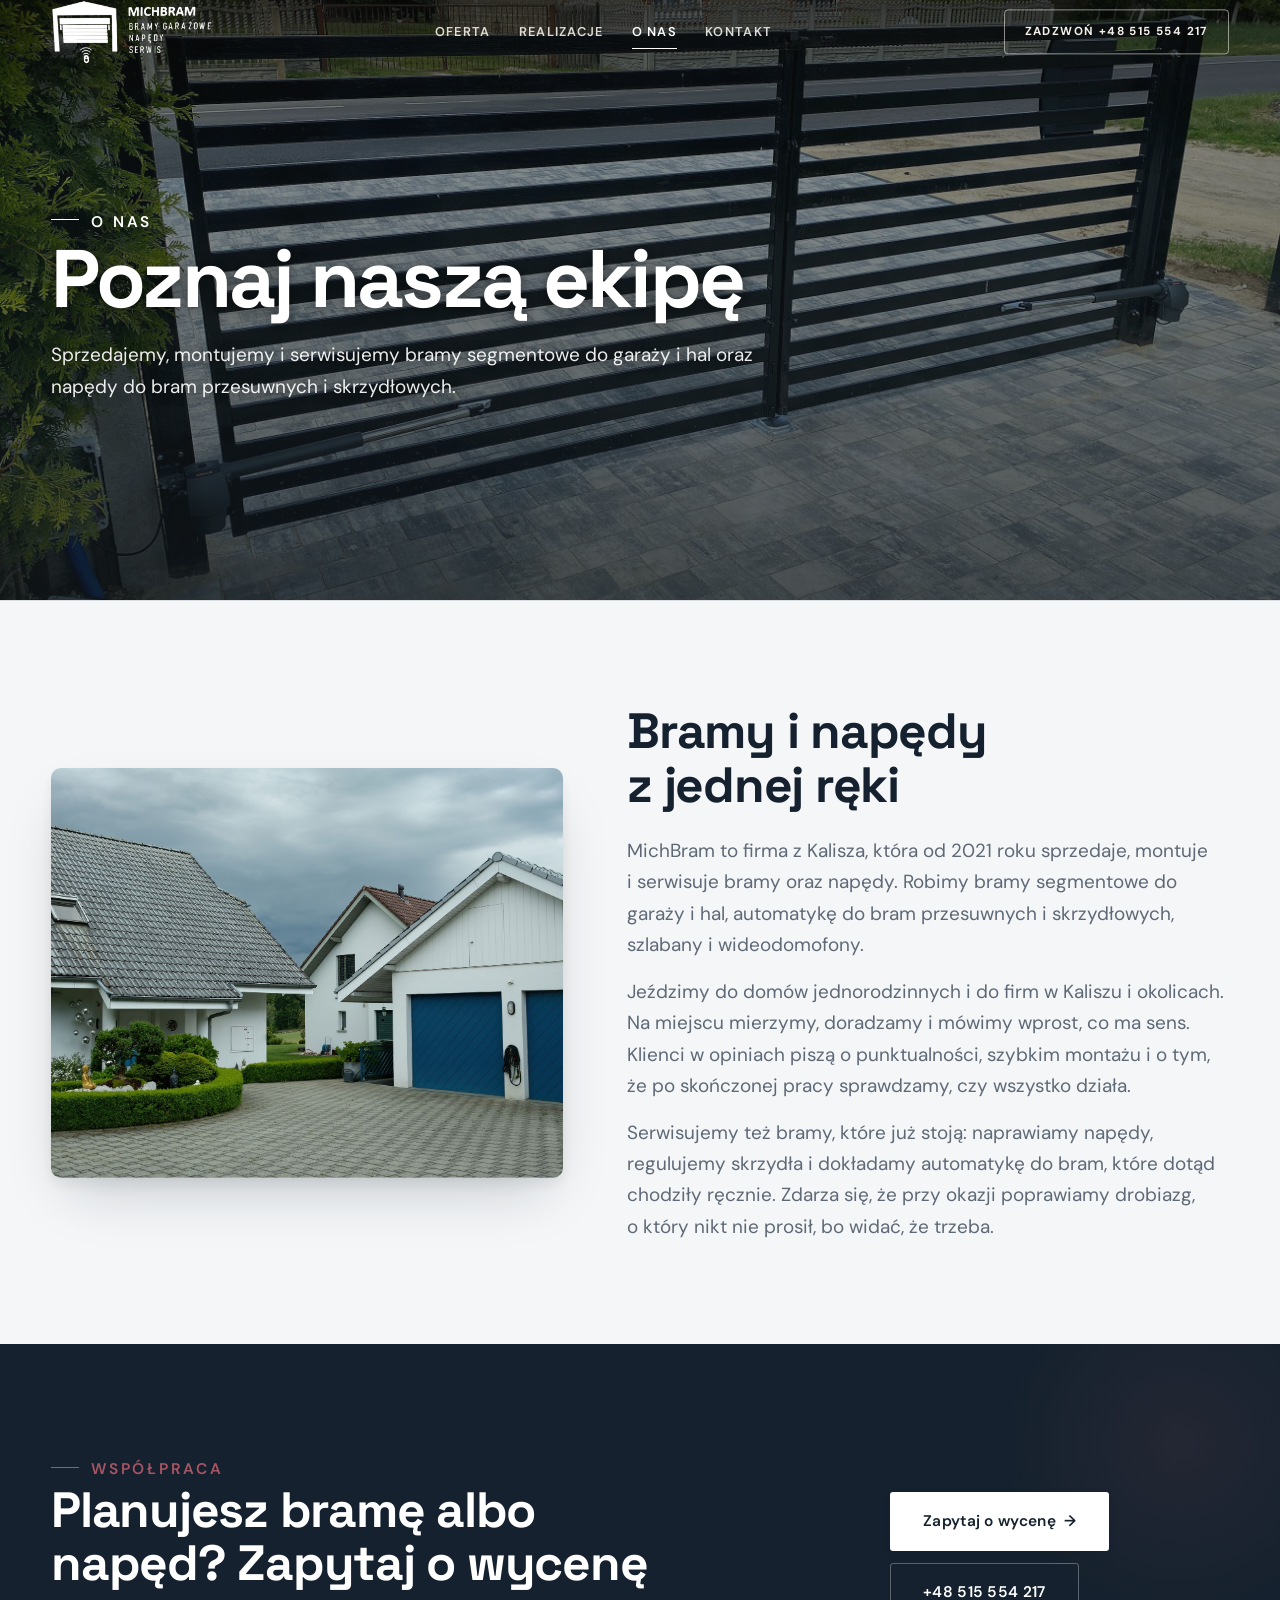
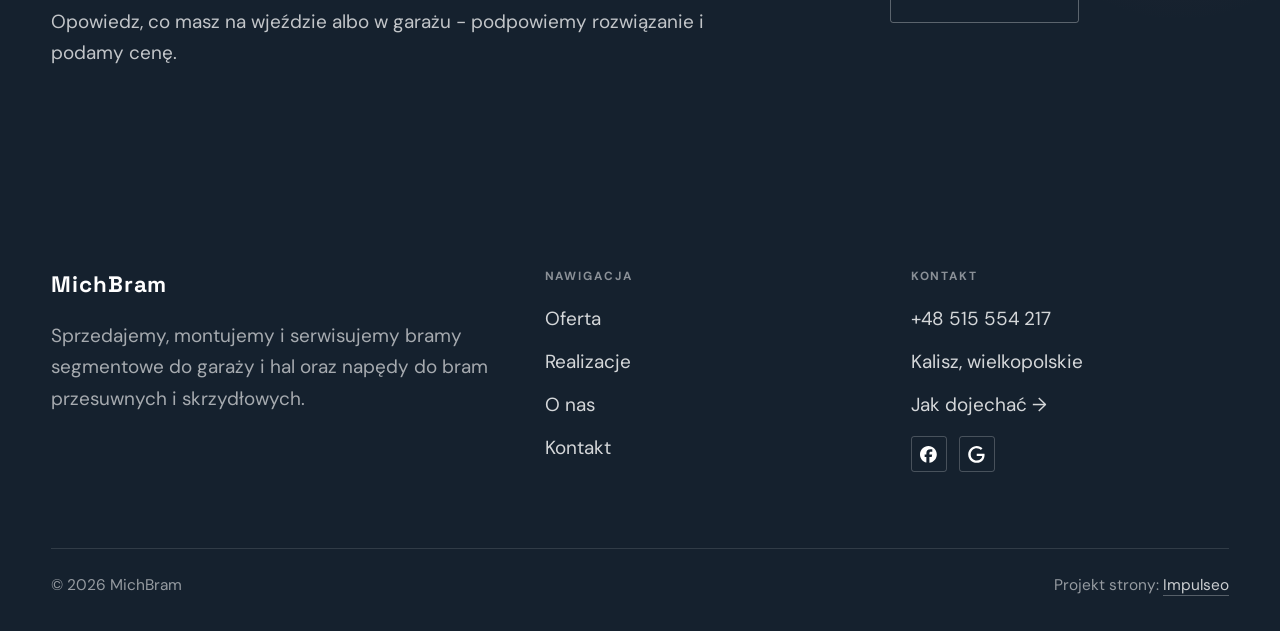
<file: o-nas.html>
<!DOCTYPE html>
<html lang="pl">
<head>
<meta charset="UTF-8">
<meta name="viewport" content="width=device-width, initial-scale=1.0">
<title>O nas - MichBram</title>
<meta name="description" content="MichBram - sprzedaż, montaż i serwis bram segmentowych garażowych i przemysłowych oraz napędów do bram przesuwnych i skrzydłowych. Kalisz i okolice. Zadzwoń: 515 554 217.">
<link rel="canonical" href="https://kris20032.github.io/michbram/o-nas.html">
<meta name="robots" content="noindex, nofollow">
<meta property="og:type" content="website">
<meta property="og:locale" content="pl_PL">
<meta property="og:site_name" content="MichBram">
<meta property="og:title" content="O nas - MichBram">
<meta property="og:description" content="MichBram - sprzedaż, montaż i serwis bram segmentowych garażowych i przemysłowych oraz napędów do bram przesuwnych i skrzydłowych. Kalisz i okolice. Zadzwoń: 515 554 217.">
<meta property="og:url" content="https://kris20032.github.io/michbram/o-nas.html">
<meta property="og:image" content="https://kris20032.github.io/michbram/img/og.jpg">
<meta property="og:image:width" content="1200">
<meta property="og:image:height" content="630">
<meta name="twitter:card" content="summary_large_image">
<link rel="preconnect" href="https://fonts.googleapis.com">
<link rel="preconnect" href="https://fonts.gstatic.com" crossorigin>
<link href="https://fonts.googleapis.com/css2?family=Space+Grotesk:wght@500;600;700&family=DM+Sans:opsz,wght@9..40,400;9..40,500;9..40,600&display=swap" rel="stylesheet">
<link rel="stylesheet" href="assets/styles.css?v=001f821d">
</head>
<body>

<header class="nav">
  <div class="wrap nav-inner">
    <a class="brand brand-has-logo" href="index.html"><img class="brand-logo" src="img/logo.png" alt="MichBram" width="1122" height="446" decoding="async"></a>
    <nav class="nav-links">
      <a href="oferta.html">Oferta</a>
      <a href="realizacje.html">Realizacje</a>
      <a href="o-nas.html" class="active" aria-current="page">O nas</a>
      <a href="kontakt.html">Kontakt</a>
      <a href="tel:+48515554217" class="btn btn-accent">Zadzwoń +48 515 554 217</a>
    </nav>
    <button class="nav-toggle" aria-label="Menu"><span></span><span></span><span></span></button>
  </div>
</header>

<main>
<section class="pagehead">
  <img src="img/g3.jpg" alt="MichBram - Poznaj naszą ekipę" width="2600" height="1950" decoding="async">
  <div class="wrap">
    <span class="eyebrow">O nas</span>
    <h1>Poznaj naszą ekipę</h1>
    <p>Sprzedajemy, montujemy i serwisujemy bramy segmentowe do garaży i hal oraz napędy do bram przesuwnych i skrzydłowych.</p>
  </div>
</section>
<section>
  <div class="wrap split">
    <div class="split-art reveal"><img src="img/g10.jpg" alt="MichBram" loading="lazy" width="1880" height="1253" decoding="async"></div>
    <div class="split-copy reveal">
      <h2>Bramy i napędy z jednej ręki</h2>
      <p class="muted">MichBram to firma z Kalisza, która od 2021 roku sprzedaje, montuje i serwisuje bramy oraz napędy. Robimy bramy segmentowe do garaży i hal, automatykę do bram przesuwnych i skrzydłowych, szlabany i wideodomofony.</p>
      <p class="muted">Jeździmy do domów jednorodzinnych i do firm w Kaliszu i okolicach. Na miejscu mierzymy, doradzamy i mówimy wprost, co ma sens. Klienci w opiniach piszą o punktualności, szybkim montażu i o tym, że po skończonej pracy sprawdzamy, czy wszystko działa.</p>
      <p class="muted">Serwisujemy też bramy, które już stoją: naprawiamy napędy, regulujemy skrzydła i dokładamy automatykę do bram, które dotąd chodziły ręcznie. Zdarza się, że przy okazji poprawiamy drobiazg, o który nikt nie prosił, bo widać, że trzeba.</p>
    </div>
  </div>
</section>


<section class="cta">
  <div class="wrap">
    <div class="reveal">
      <span class="eyebrow">Współpraca</span>
      <h2>Planujesz bramę albo napęd? Zapytaj o wycenę</h2>
      <p>Opowiedz, co masz na wjeździe albo w garażu - podpowiemy rozwiązanie i podamy cenę.</p>
    </div>
    <div class="cta-actions reveal">
      <a href="kontakt.html" class="btn btn-light">Zapytaj o wycenę <span class="arr">→</span></a>
      <a href="tel:+48515554217" class="btn btn-ghost btn-ghost-cta">+48 515 554 217</a>
    </div>
  </div>
</section>
</main>

<footer>
  <div class="wrap">
    <div class="foot-grid">
      <div class="foot-brand">
        <div class="name">MichBram</div>
        <p>Sprzedajemy, montujemy i serwisujemy bramy segmentowe do garaży i hal oraz napędy do bram przesuwnych i skrzydłowych.</p>
      </div>
      <div class="foot-col">
        <h4>Nawigacja</h4>
        <a href="oferta.html">Oferta</a>
        <a href="realizacje.html">Realizacje</a>
        <a href="o-nas.html">O nas</a>
        <a href="kontakt.html">Kontakt</a>
      </div>
      <div class="foot-col">
        <h4>Kontakt</h4>
        <a href="tel:+48515554217">+48 515 554 217</a>
        <p>Kalisz, wielkopolskie</p>
        <a href="https://maps.google.com/?cid=4071183503629391984" target="_blank" rel="noopener">Jak dojechać →</a>
      <div class="foot-soc">
        <a class="soc" href="https://www.facebook.com/MichBram/" target="_blank" rel="noopener" aria-label="Facebook - MichBram"><svg viewBox="0 0 24 24" aria-hidden="true" focusable="false"><path d="M9.101 23.691v-7.98H6.627v-3.667h2.474v-1.58c0-4.085 1.848-5.978 5.858-5.978.401 0 .955.042 1.468.103a8.68 8.68 0 0 1 1.141.195v3.325a8.623 8.623 0 0 0-.653-.036 26.805 26.805 0 0 0-.733-.009c-.707 0-1.259.096-1.675.309a1.686 1.686 0 0 0-.679.622c-.258.42-.374.995-.374 1.752v1.297h3.919l-.386 2.103-.287 1.564h-3.246v8.245C19.396 23.238 24 18.179 24 12.044c0-6.627-5.373-12-12-12s-12 5.373-12 12c0 5.628 3.874 10.35 9.101 11.647Z" fill="currentColor"/></svg></a>
        <a class="soc" href="https://maps.google.com/?cid=4071183503629391984" target="_blank" rel="noopener" aria-label="Google - MichBram"><svg viewBox="0 0 24 24" aria-hidden="true" focusable="false"><path d="M12.48 10.92v3.28h7.84c-.24 1.84-.853 3.187-1.787 4.133-1.147 1.147-2.933 2.4-6.053 2.4-4.827 0-8.6-3.893-8.6-8.72s3.773-8.72 8.6-8.72c2.6 0 4.507 1.027 5.907 2.347l2.307-2.307C18.747 1.44 16.133 0 12.48 0 5.867 0 .307 5.387.307 12s5.56 12 12.173 12c3.573 0 6.267-1.173 8.373-3.36 2.16-2.16 2.84-5.213 2.84-7.667 0-.76-.053-1.467-.173-2.053H12.48z" fill="currentColor"/></svg></a>
      </div>
      </div>
    </div>
    <div class="foot-bot">
      <span>© 2026 MichBram</span>
      <span>Projekt strony: <a class="foot-credit" href="https://impulseo.pl" target="_blank" rel="noopener">Impulseo</a></span>
    </div>
  </div>
</footer>
<div class="sticky-call"><a class="sc-call" href="tel:+48515554217"><svg class="ico-tel" width="16" height="16" viewBox="0 0 24 24" fill="none" aria-hidden="true"><path d="M6.6 10.8a15.5 15.5 0 0 0 6.6 6.6l2.2-2.2a1 1 0 0 1 1-.24 11.4 11.4 0 0 0 3.6.58 1 1 0 0 1 1 1V20a1 1 0 0 1-1 1A17 17 0 0 1 3 4a1 1 0 0 1 1-1h3.5a1 1 0 0 1 1 1c0 1.25.2 2.46.58 3.6a1 1 0 0 1-.25 1l-2.23 2.2Z" fill="currentColor"/></svg> Zadzwoń</a><a class="sc-quote" href="kontakt.html">Zobacz realizacje</a></div>
<div class="demo-wazne" data-do="2026-11-05" data-cykl="3" hidden><svg class="dw-ico" width="13" height="13" viewBox="0 0 24 24" fill="none" aria-hidden="true"><circle cx="12" cy="12" r="8.6" stroke="currentColor" stroke-width="1.8"/><path d="M12 7.2V12l3.3 2" stroke="currentColor" stroke-width="1.8" stroke-linecap="round"/></svg><span class="dw-txt"></span></div>

<script src="assets/main.js"></script>
</body>
</html>
</file>
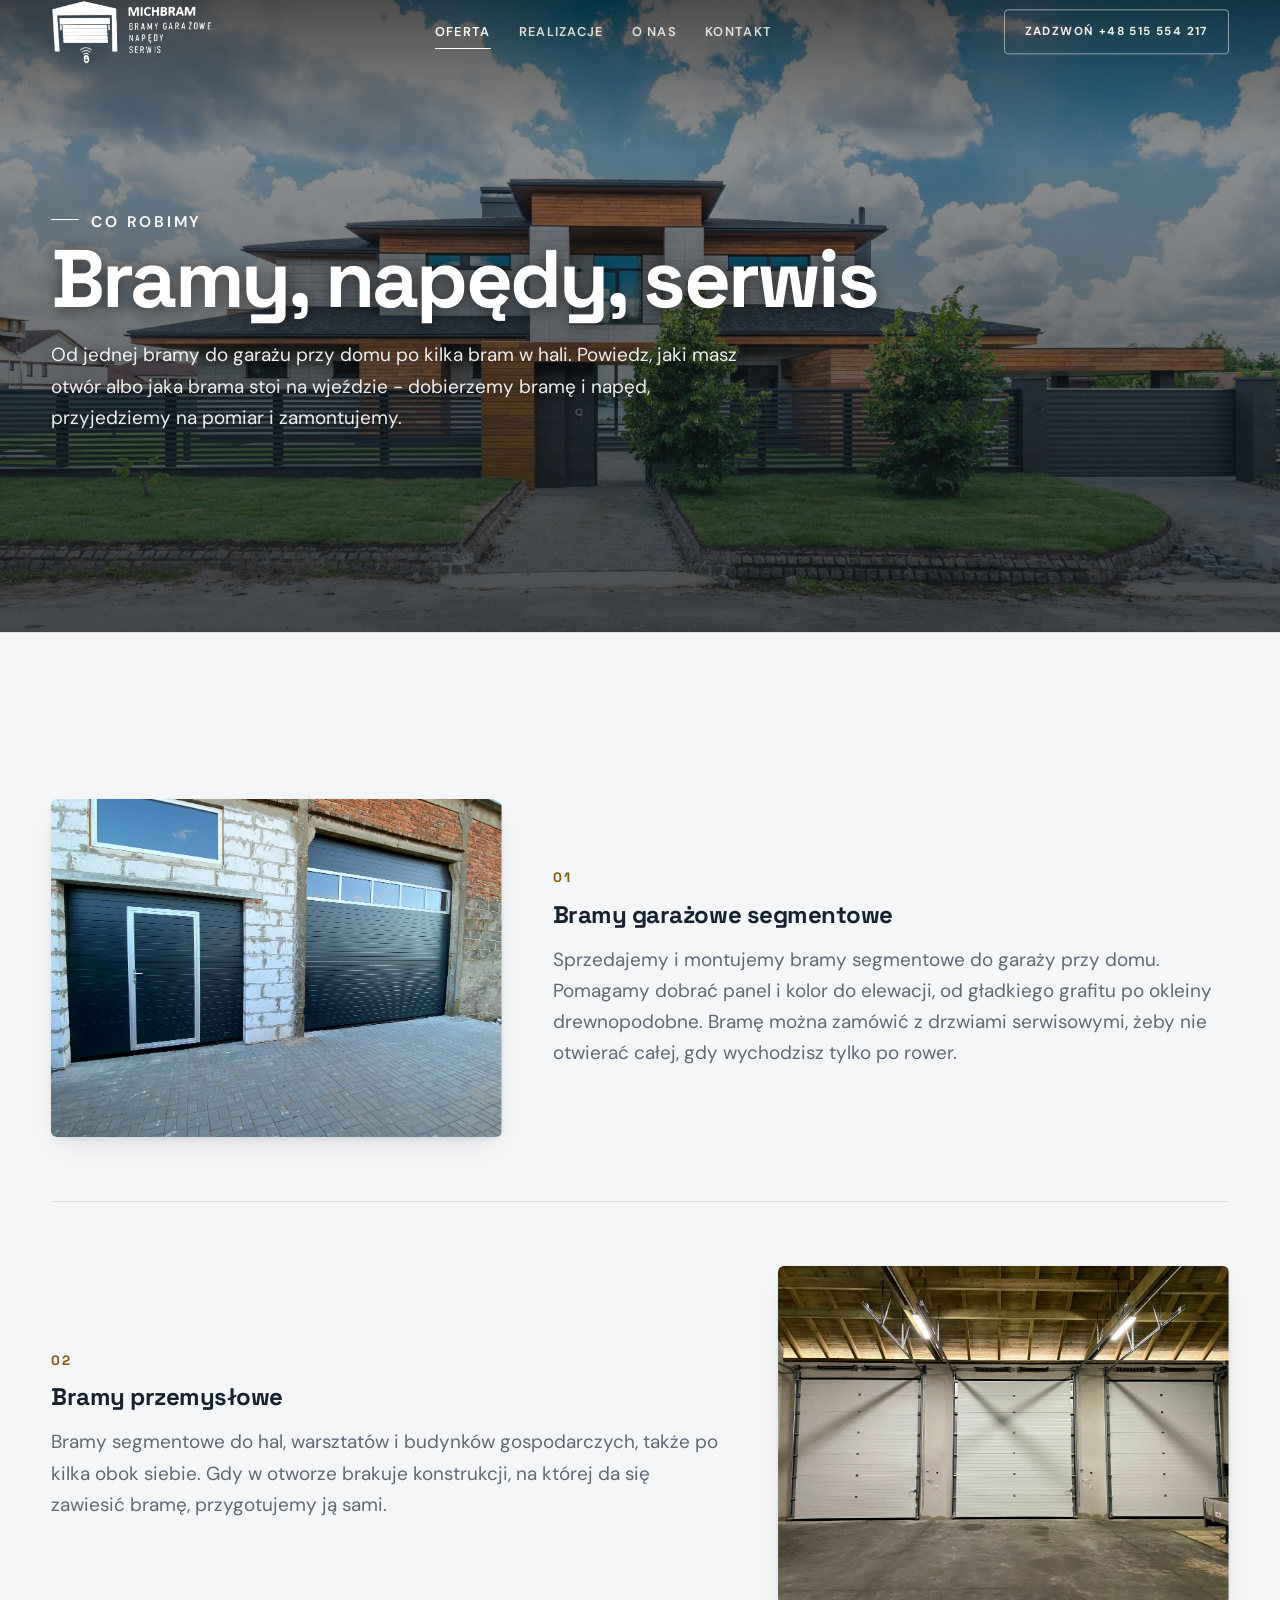
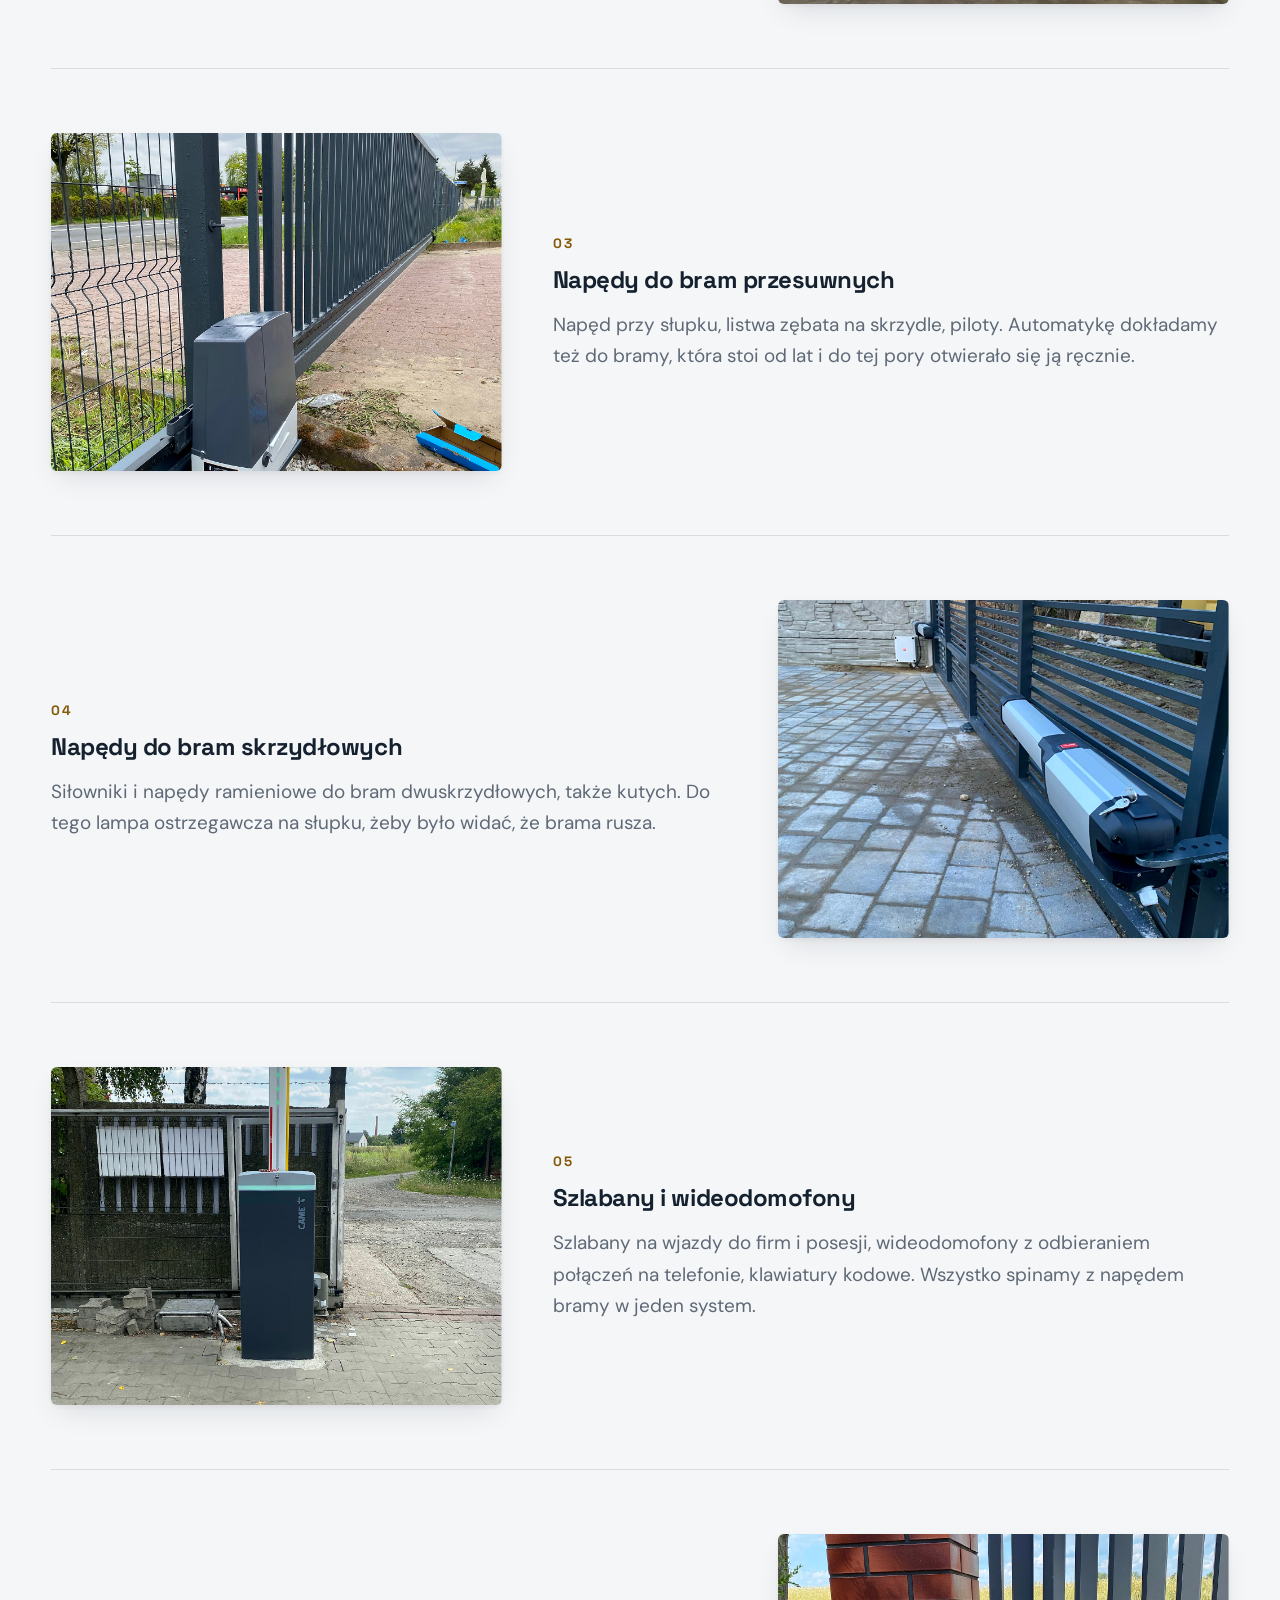
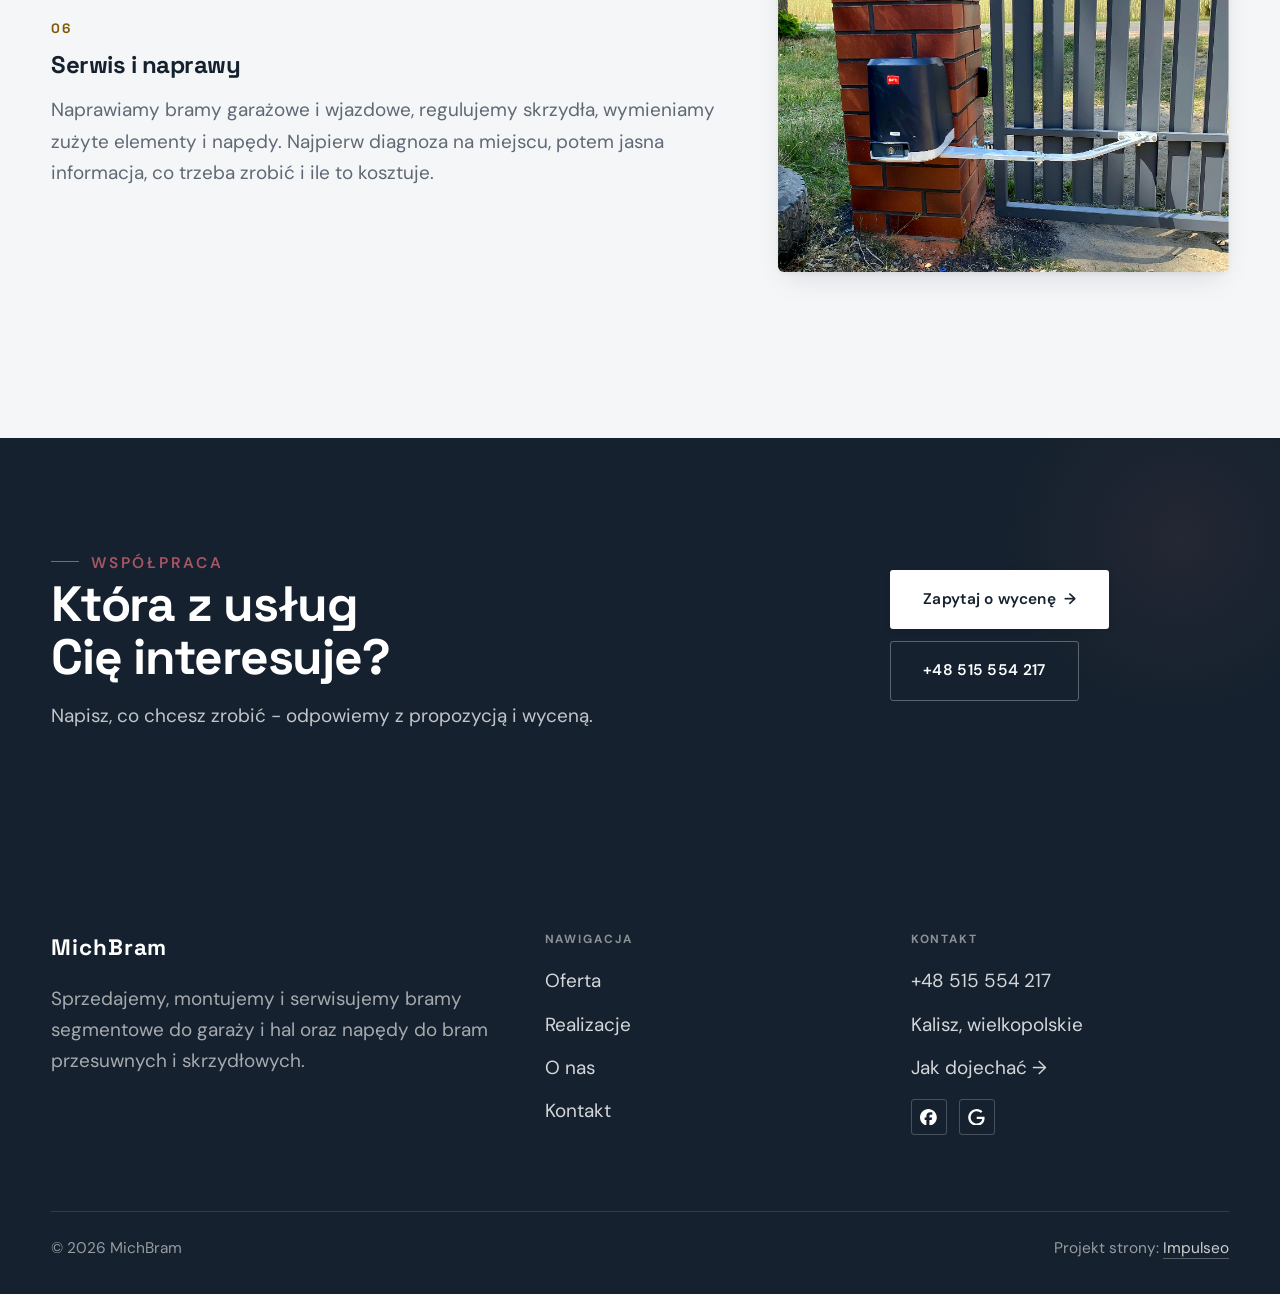
<file: oferta.html>
<!DOCTYPE html>
<html lang="pl">
<head>
<meta charset="UTF-8">
<meta name="viewport" content="width=device-width, initial-scale=1.0">
<title>Oferta - MichBram</title>
<meta name="description" content="MichBram - sprzedaż, montaż i serwis bram segmentowych garażowych i przemysłowych oraz napędów do bram przesuwnych i skrzydłowych. Kalisz i okolice. Zadzwoń: 515 554 217.">
<link rel="canonical" href="https://kris20032.github.io/michbram/oferta.html">
<meta name="robots" content="noindex, nofollow">
<meta property="og:type" content="website">
<meta property="og:locale" content="pl_PL">
<meta property="og:site_name" content="MichBram">
<meta property="og:title" content="Oferta - MichBram">
<meta property="og:description" content="MichBram - sprzedaż, montaż i serwis bram segmentowych garażowych i przemysłowych oraz napędów do bram przesuwnych i skrzydłowych. Kalisz i okolice. Zadzwoń: 515 554 217.">
<meta property="og:url" content="https://kris20032.github.io/michbram/oferta.html">
<meta property="og:image" content="https://kris20032.github.io/michbram/img/og.jpg">
<meta property="og:image:width" content="1200">
<meta property="og:image:height" content="630">
<meta name="twitter:card" content="summary_large_image">
<link rel="preconnect" href="https://fonts.googleapis.com">
<link rel="preconnect" href="https://fonts.gstatic.com" crossorigin>
<link href="https://fonts.googleapis.com/css2?family=Space+Grotesk:wght@500;600;700&family=DM+Sans:opsz,wght@9..40,400;9..40,500;9..40,600&display=swap" rel="stylesheet">
<link rel="stylesheet" href="assets/styles.css?v=001f821d">
</head>
<body>

<header class="nav">
  <div class="wrap nav-inner">
    <a class="brand brand-has-logo" href="index.html"><img class="brand-logo" src="img/logo.png" alt="MichBram" width="1122" height="446" decoding="async"></a>
    <nav class="nav-links">
      <a href="oferta.html" class="active" aria-current="page">Oferta</a>
      <a href="realizacje.html">Realizacje</a>
      <a href="o-nas.html">O nas</a>
      <a href="kontakt.html">Kontakt</a>
      <a href="tel:+48515554217" class="btn btn-accent">Zadzwoń +48 515 554 217</a>
    </nav>
    <button class="nav-toggle" aria-label="Menu"><span></span><span></span><span></span></button>
  </div>
</header>

<main>
<section class="pagehead">
  <img src="img/g11.jpg" alt="MichBram - Bramy, napędy, serwis" width="1880" height="1004" decoding="async">
  <div class="wrap">
    <span class="eyebrow">Co robimy</span>
    <h1>Bramy, napędy, serwis</h1>
    <p>Od jednej bramy do garażu przy domu po kilka bram w hali. Powiedz, jaki masz otwór albo jaka brama stoi na wjeździe - dobierzemy bramę i napęd, przyjedziemy na pomiar i zamontujemy.</p>
  </div>
</section>
<section>
  <div class="wrap">
    <div class="svc-row reveal">
      <div class="svc-row-art"><img src="img/g1.jpg" alt="Bramy garażowe segmentowe" loading="lazy" width="2600" height="1950" decoding="async"></div>
      <div>
        <span class="num">01</span>
        <h3>Bramy garażowe segmentowe</h3>
        <p class="muted">Sprzedajemy i montujemy bramy segmentowe do garaży przy domu. Pomagamy dobrać panel i kolor do elewacji, od gładkiego grafitu po okleiny drewnopodobne. Bramę można zamówić z drzwiami serwisowymi, żeby nie otwierać całej, gdy wychodzisz tylko po rower.</p>
      </div>
    </div>
    <div class="svc-row rev reveal">
      <div class="svc-row-art"><img src="img/g2.jpg" alt="Bramy przemysłowe" loading="lazy" width="2600" height="1950" decoding="async"></div>
      <div>
        <span class="num">02</span>
        <h3>Bramy przemysłowe</h3>
        <p class="muted">Bramy segmentowe do hal, warsztatów i budynków gospodarczych, także po kilka obok siebie. Gdy w otworze brakuje konstrukcji, na której da się zawiesić bramę, przygotujemy ją sami.</p>
      </div>
    </div>
    <div class="svc-row reveal">
      <div class="svc-row-art"><img src="img/g4.jpg" alt="Napędy do bram przesuwnych" loading="lazy" width="1600" height="2133" decoding="async"></div>
      <div>
        <span class="num">03</span>
        <h3>Napędy do bram przesuwnych</h3>
        <p class="muted">Napęd przy słupku, listwa zębata na skrzydle, piloty. Automatykę dokładamy też do bramy, która stoi od lat i do tej pory otwierało się ją ręcznie.</p>
      </div>
    </div>
    <div class="svc-row rev reveal">
      <div class="svc-row-art"><img src="img/g9.jpg" alt="Napędy do bram skrzydłowych" loading="lazy" width="1548" height="2080" decoding="async"></div>
      <div>
        <span class="num">04</span>
        <h3>Napędy do bram skrzydłowych</h3>
        <p class="muted">Siłowniki i napędy ramieniowe do bram dwuskrzydłowych, także kutych. Do tego lampa ostrzegawcza na słupku, żeby było widać, że brama rusza.</p>
      </div>
    </div>
    <div class="svc-row reveal">
      <div class="svc-row-art"><img src="img/g8.jpg" alt="Szlabany i wideodomofony" loading="lazy" width="1600" height="2133" decoding="async"></div>
      <div>
        <span class="num">05</span>
        <h3>Szlabany i wideodomofony</h3>
        <p class="muted">Szlabany na wjazdy do firm i posesji, wideodomofony z odbieraniem połączeń na telefonie, klawiatury kodowe. Wszystko spinamy z napędem bramy w jeden system.</p>
      </div>
    </div>
    <div class="svc-row rev reveal">
      <div class="svc-row-art"><img src="img/g6.jpg" alt="Serwis i naprawy" loading="lazy" width="1600" height="2133" decoding="async"></div>
      <div>
        <span class="num">06</span>
        <h3>Serwis i naprawy</h3>
        <p class="muted">Naprawiamy bramy garażowe i wjazdowe, regulujemy skrzydła, wymieniamy zużyte elementy i napędy. Najpierw diagnoza na miejscu, potem jasna informacja, co trzeba zrobić i ile to kosztuje.</p>
      </div>
    </div>
  </div>
</section>

<section class="cta">
  <div class="wrap">
    <div class="reveal">
      <span class="eyebrow">Współpraca</span>
      <h2>Która z usług Cię interesuje?</h2>
      <p>Napisz, co chcesz zrobić - odpowiemy z propozycją i wyceną.</p>
    </div>
    <div class="cta-actions reveal">
      <a href="kontakt.html" class="btn btn-light">Zapytaj o wycenę <span class="arr">→</span></a>
      <a href="tel:+48515554217" class="btn btn-ghost btn-ghost-cta">+48 515 554 217</a>
    </div>
  </div>
</section>
</main>

<footer>
  <div class="wrap">
    <div class="foot-grid">
      <div class="foot-brand">
        <div class="name">MichBram</div>
        <p>Sprzedajemy, montujemy i serwisujemy bramy segmentowe do garaży i hal oraz napędy do bram przesuwnych i skrzydłowych.</p>
      </div>
      <div class="foot-col">
        <h4>Nawigacja</h4>
        <a href="oferta.html">Oferta</a>
        <a href="realizacje.html">Realizacje</a>
        <a href="o-nas.html">O nas</a>
        <a href="kontakt.html">Kontakt</a>
      </div>
      <div class="foot-col">
        <h4>Kontakt</h4>
        <a href="tel:+48515554217">+48 515 554 217</a>
        <p>Kalisz, wielkopolskie</p>
        <a href="https://maps.google.com/?cid=4071183503629391984" target="_blank" rel="noopener">Jak dojechać →</a>
      <div class="foot-soc">
        <a class="soc" href="https://www.facebook.com/MichBram/" target="_blank" rel="noopener" aria-label="Facebook - MichBram"><svg viewBox="0 0 24 24" aria-hidden="true" focusable="false"><path d="M9.101 23.691v-7.98H6.627v-3.667h2.474v-1.58c0-4.085 1.848-5.978 5.858-5.978.401 0 .955.042 1.468.103a8.68 8.68 0 0 1 1.141.195v3.325a8.623 8.623 0 0 0-.653-.036 26.805 26.805 0 0 0-.733-.009c-.707 0-1.259.096-1.675.309a1.686 1.686 0 0 0-.679.622c-.258.42-.374.995-.374 1.752v1.297h3.919l-.386 2.103-.287 1.564h-3.246v8.245C19.396 23.238 24 18.179 24 12.044c0-6.627-5.373-12-12-12s-12 5.373-12 12c0 5.628 3.874 10.35 9.101 11.647Z" fill="currentColor"/></svg></a>
        <a class="soc" href="https://maps.google.com/?cid=4071183503629391984" target="_blank" rel="noopener" aria-label="Google - MichBram"><svg viewBox="0 0 24 24" aria-hidden="true" focusable="false"><path d="M12.48 10.92v3.28h7.84c-.24 1.84-.853 3.187-1.787 4.133-1.147 1.147-2.933 2.4-6.053 2.4-4.827 0-8.6-3.893-8.6-8.72s3.773-8.72 8.6-8.72c2.6 0 4.507 1.027 5.907 2.347l2.307-2.307C18.747 1.44 16.133 0 12.48 0 5.867 0 .307 5.387.307 12s5.56 12 12.173 12c3.573 0 6.267-1.173 8.373-3.36 2.16-2.16 2.84-5.213 2.84-7.667 0-.76-.053-1.467-.173-2.053H12.48z" fill="currentColor"/></svg></a>
      </div>
      </div>
    </div>
    <div class="foot-bot">
      <span>© 2026 MichBram</span>
      <span>Projekt strony: <a class="foot-credit" href="https://impulseo.pl" target="_blank" rel="noopener">Impulseo</a></span>
    </div>
  </div>
</footer>
<div class="sticky-call"><a class="sc-call" href="tel:+48515554217"><svg class="ico-tel" width="16" height="16" viewBox="0 0 24 24" fill="none" aria-hidden="true"><path d="M6.6 10.8a15.5 15.5 0 0 0 6.6 6.6l2.2-2.2a1 1 0 0 1 1-.24 11.4 11.4 0 0 0 3.6.58 1 1 0 0 1 1 1V20a1 1 0 0 1-1 1A17 17 0 0 1 3 4a1 1 0 0 1 1-1h3.5a1 1 0 0 1 1 1c0 1.25.2 2.46.58 3.6a1 1 0 0 1-.25 1l-2.23 2.2Z" fill="currentColor"/></svg> Zadzwoń</a><a class="sc-quote" href="kontakt.html">Zobacz realizacje</a></div>
<div class="demo-wazne" data-do="2026-11-05" data-cykl="3" hidden><svg class="dw-ico" width="13" height="13" viewBox="0 0 24 24" fill="none" aria-hidden="true"><circle cx="12" cy="12" r="8.6" stroke="currentColor" stroke-width="1.8"/><path d="M12 7.2V12l3.3 2" stroke="currentColor" stroke-width="1.8" stroke-linecap="round"/></svg><span class="dw-txt"></span></div>

<script src="assets/main.js"></script>
</body>
</html>
</file>
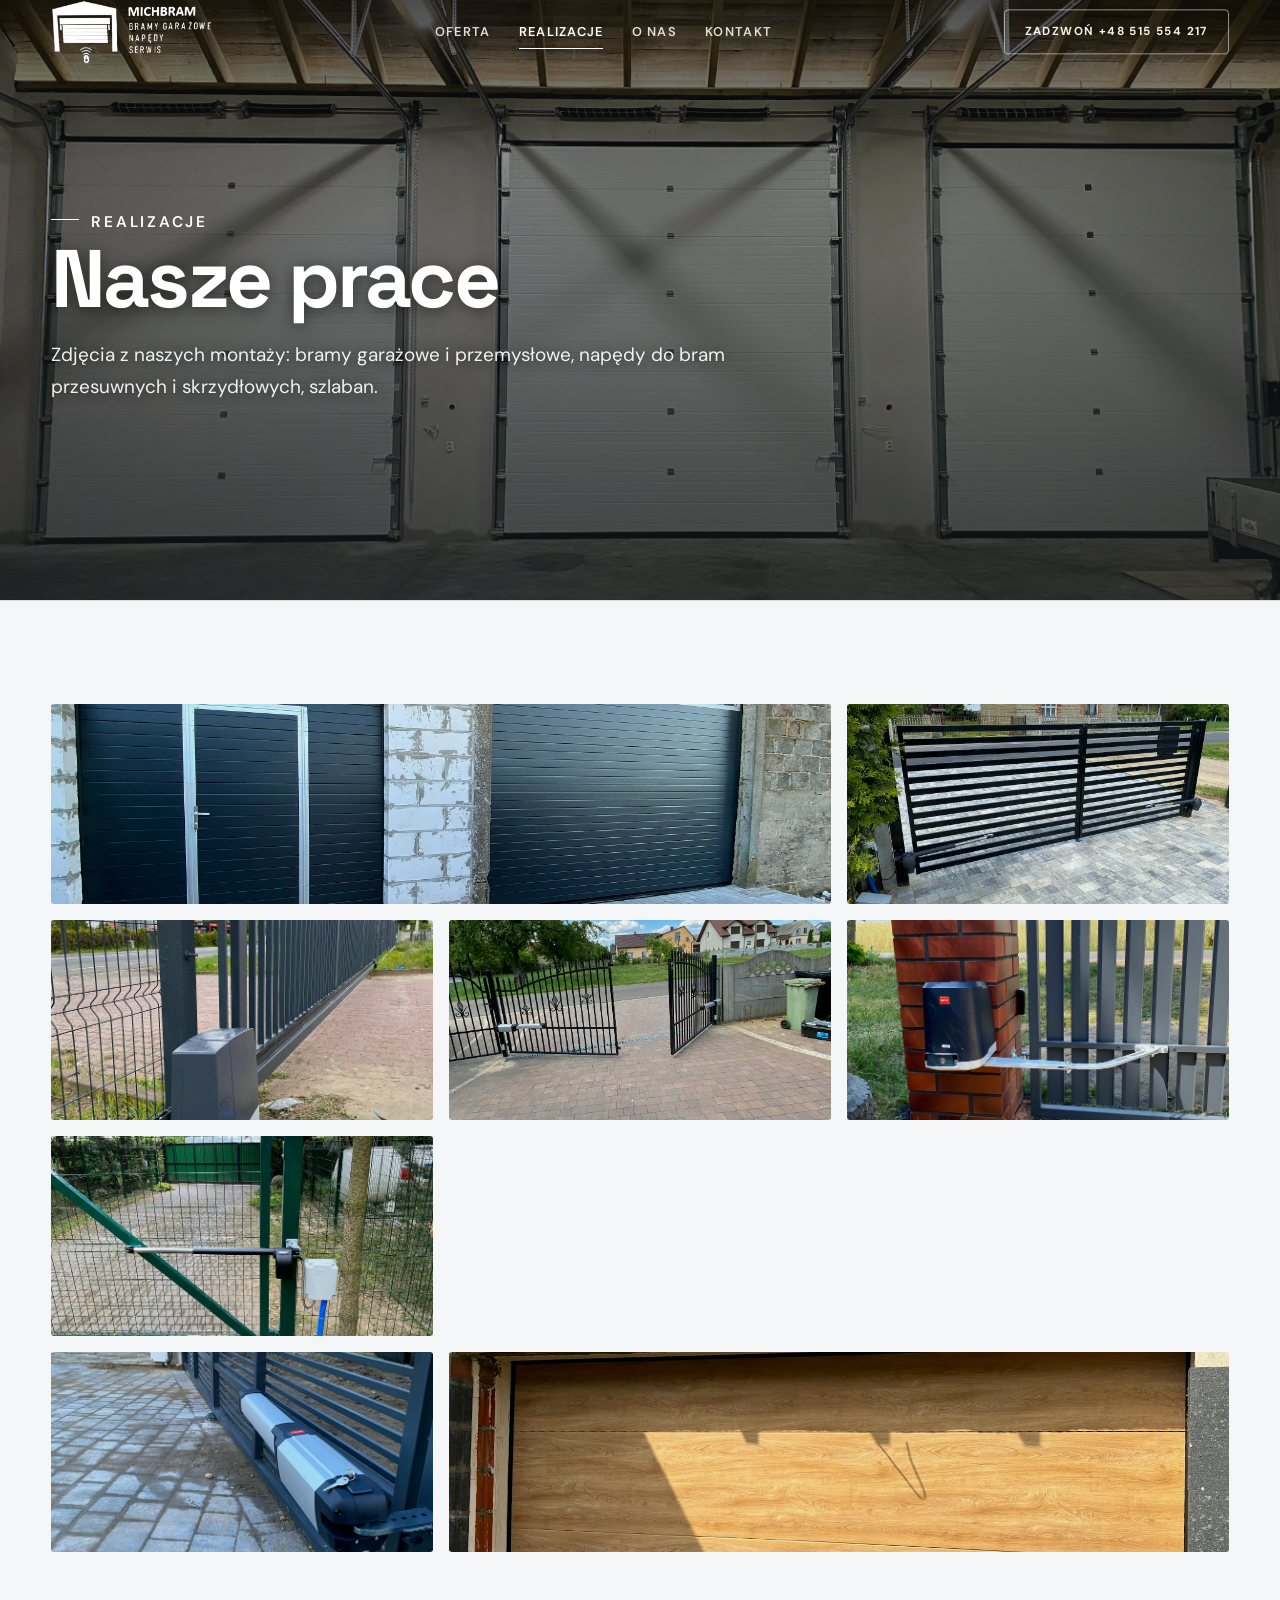
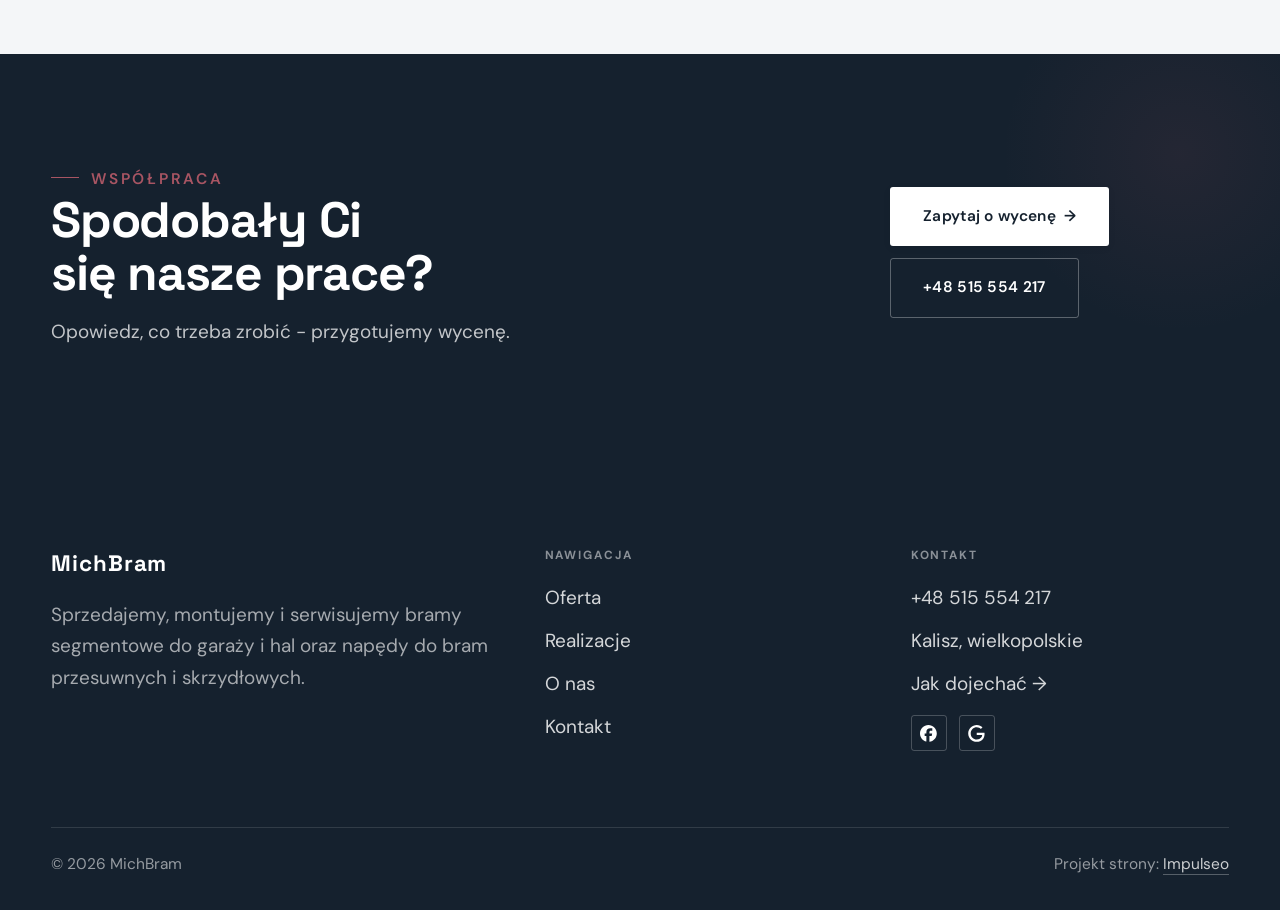
<file: realizacje.html>
<!DOCTYPE html>
<html lang="pl">
<head>
<meta charset="UTF-8">
<meta name="viewport" content="width=device-width, initial-scale=1.0">
<title>Realizacje - MichBram</title>
<meta name="description" content="Realizacje MichBram: Bramy grafitowe, jedna z drzwiami, Trzy bramy segmentowe w hali, Brama dwuskrzydłowa z siłownikami, Napęd do bramy przesuwnej, Kuta brama z napędem">
<link rel="canonical" href="https://kris20032.github.io/michbram/realizacje.html">
<meta name="robots" content="noindex, nofollow">
<meta property="og:type" content="website">
<meta property="og:locale" content="pl_PL">
<meta property="og:site_name" content="MichBram">
<meta property="og:title" content="Realizacje - MichBram">
<meta property="og:description" content="Realizacje MichBram: Bramy grafitowe, jedna z drzwiami, Trzy bramy segmentowe w hali, Brama dwuskrzydłowa z siłownikami, Napęd do bramy przesuwnej, Kuta brama z napędem">
<meta property="og:url" content="https://kris20032.github.io/michbram/realizacje.html">
<meta property="og:image" content="https://kris20032.github.io/michbram/img/og.jpg">
<meta property="og:image:width" content="1200">
<meta property="og:image:height" content="630">
<meta name="twitter:card" content="summary_large_image">
<link rel="preconnect" href="https://fonts.googleapis.com">
<link rel="preconnect" href="https://fonts.gstatic.com" crossorigin>
<link href="https://fonts.googleapis.com/css2?family=Space+Grotesk:wght@500;600;700&family=DM+Sans:opsz,wght@9..40,400;9..40,500;9..40,600&display=swap" rel="stylesheet">
<link rel="stylesheet" href="assets/styles.css?v=001f821d">
</head>
<body>

<header class="nav">
  <div class="wrap nav-inner">
    <a class="brand brand-has-logo" href="index.html"><img class="brand-logo" src="img/logo.png" alt="MichBram" width="1122" height="446" decoding="async"></a>
    <nav class="nav-links">
      <a href="oferta.html">Oferta</a>
      <a href="realizacje.html" class="active" aria-current="page">Realizacje</a>
      <a href="o-nas.html">O nas</a>
      <a href="kontakt.html">Kontakt</a>
      <a href="tel:+48515554217" class="btn btn-accent">Zadzwoń +48 515 554 217</a>
    </nav>
    <button class="nav-toggle" aria-label="Menu"><span></span><span></span><span></span></button>
  </div>
</header>

<main>
<section class="pagehead">
  <img src="img/g2.jpg" alt="MichBram - Nasze prace" width="2600" height="1950" decoding="async">
  <div class="wrap">
    <span class="eyebrow">Realizacje</span>
    <h1>Nasze prace</h1>
    <p>Zdjęcia z naszych montaży: bramy garażowe i przemysłowe, napędy do bram przesuwnych i skrzydłowych, szlaban.</p>
  </div>
</section>
<section>
  <div class="wrap">
    <div class="gallery">
      <div class="tile t-two3 reveal"><img src="img/g1.jpg" alt="MichBram" loading="lazy" width="2600" height="1950" decoding="async"></div>
      <div class="tile t-third reveal"><img src="img/g3.jpg" alt="MichBram" loading="lazy" width="2600" height="1950" decoding="async"></div>
      <div class="tile t-third reveal"><img src="img/g4.jpg" alt="MichBram" loading="lazy" width="1600" height="2133" decoding="async"></div>
      <div class="tile t-third reveal"><img src="img/g5.jpg" alt="MichBram" loading="lazy" width="2442" height="1764" decoding="async"></div>
      <div class="tile t-third reveal"><img src="img/g6.jpg" alt="MichBram" loading="lazy" width="1600" height="2133" decoding="async"></div>
      <div class="tile t-third reveal"><img src="img/g7.jpg" alt="MichBram" loading="lazy" width="1600" height="1200" decoding="async"></div>
      <div class="tile t-two3 reveal"><img src="img/g8.jpg" alt="MichBram" loading="lazy" width="1600" height="2133" decoding="async"></div>
      <div class="tile t-third reveal"><img src="img/g9.jpg" alt="MichBram" loading="lazy" width="1548" height="2080" decoding="async"></div>
      <div class="tile t-two3 reveal"><img src="img/about.jpg" alt="MichBram" loading="lazy" width="1464" height="2018" decoding="async"></div>
    </div>
  </div>
</section>
<section class="cta">
  <div class="wrap">
    <div class="reveal">
      <span class="eyebrow">Współpraca</span>
      <h2>Spodobały Ci się nasze prace?</h2>
      <p>Opowiedz, co trzeba zrobić - przygotujemy wycenę.</p>
    </div>
    <div class="cta-actions reveal">
      <a href="kontakt.html" class="btn btn-light">Zapytaj o wycenę <span class="arr">→</span></a>
      <a href="tel:+48515554217" class="btn btn-ghost btn-ghost-cta">+48 515 554 217</a>
    </div>
  </div>
</section>
</main>

<footer>
  <div class="wrap">
    <div class="foot-grid">
      <div class="foot-brand">
        <div class="name">MichBram</div>
        <p>Sprzedajemy, montujemy i serwisujemy bramy segmentowe do garaży i hal oraz napędy do bram przesuwnych i skrzydłowych.</p>
      </div>
      <div class="foot-col">
        <h4>Nawigacja</h4>
        <a href="oferta.html">Oferta</a>
        <a href="realizacje.html">Realizacje</a>
        <a href="o-nas.html">O nas</a>
        <a href="kontakt.html">Kontakt</a>
      </div>
      <div class="foot-col">
        <h4>Kontakt</h4>
        <a href="tel:+48515554217">+48 515 554 217</a>
        <p>Kalisz, wielkopolskie</p>
        <a href="https://maps.google.com/?cid=4071183503629391984" target="_blank" rel="noopener">Jak dojechać →</a>
      <div class="foot-soc">
        <a class="soc" href="https://www.facebook.com/MichBram/" target="_blank" rel="noopener" aria-label="Facebook - MichBram"><svg viewBox="0 0 24 24" aria-hidden="true" focusable="false"><path d="M9.101 23.691v-7.98H6.627v-3.667h2.474v-1.58c0-4.085 1.848-5.978 5.858-5.978.401 0 .955.042 1.468.103a8.68 8.68 0 0 1 1.141.195v3.325a8.623 8.623 0 0 0-.653-.036 26.805 26.805 0 0 0-.733-.009c-.707 0-1.259.096-1.675.309a1.686 1.686 0 0 0-.679.622c-.258.42-.374.995-.374 1.752v1.297h3.919l-.386 2.103-.287 1.564h-3.246v8.245C19.396 23.238 24 18.179 24 12.044c0-6.627-5.373-12-12-12s-12 5.373-12 12c0 5.628 3.874 10.35 9.101 11.647Z" fill="currentColor"/></svg></a>
        <a class="soc" href="https://maps.google.com/?cid=4071183503629391984" target="_blank" rel="noopener" aria-label="Google - MichBram"><svg viewBox="0 0 24 24" aria-hidden="true" focusable="false"><path d="M12.48 10.92v3.28h7.84c-.24 1.84-.853 3.187-1.787 4.133-1.147 1.147-2.933 2.4-6.053 2.4-4.827 0-8.6-3.893-8.6-8.72s3.773-8.72 8.6-8.72c2.6 0 4.507 1.027 5.907 2.347l2.307-2.307C18.747 1.44 16.133 0 12.48 0 5.867 0 .307 5.387.307 12s5.56 12 12.173 12c3.573 0 6.267-1.173 8.373-3.36 2.16-2.16 2.84-5.213 2.84-7.667 0-.76-.053-1.467-.173-2.053H12.48z" fill="currentColor"/></svg></a>
      </div>
      </div>
    </div>
    <div class="foot-bot">
      <span>© 2026 MichBram</span>
      <span>Projekt strony: <a class="foot-credit" href="https://impulseo.pl" target="_blank" rel="noopener">Impulseo</a></span>
    </div>
  </div>
</footer>
<div class="sticky-call"><a class="sc-call" href="tel:+48515554217"><svg class="ico-tel" width="16" height="16" viewBox="0 0 24 24" fill="none" aria-hidden="true"><path d="M6.6 10.8a15.5 15.5 0 0 0 6.6 6.6l2.2-2.2a1 1 0 0 1 1-.24 11.4 11.4 0 0 0 3.6.58 1 1 0 0 1 1 1V20a1 1 0 0 1-1 1A17 17 0 0 1 3 4a1 1 0 0 1 1-1h3.5a1 1 0 0 1 1 1c0 1.25.2 2.46.58 3.6a1 1 0 0 1-.25 1l-2.23 2.2Z" fill="currentColor"/></svg> Zadzwoń</a><a class="sc-quote" href="kontakt.html">Zobacz realizacje</a></div>
<div class="demo-wazne" data-do="2026-11-05" data-cykl="3" hidden><svg class="dw-ico" width="13" height="13" viewBox="0 0 24 24" fill="none" aria-hidden="true"><circle cx="12" cy="12" r="8.6" stroke="currentColor" stroke-width="1.8"/><path d="M12 7.2V12l3.3 2" stroke="currentColor" stroke-width="1.8" stroke-linecap="round"/></svg><span class="dw-txt"></span></div>

<script src="assets/main.js"></script>
</body>
</html>
</file>
<file: assets/styles.css>
/* ============================================================
   STOLBASZ — premium, architektoniczny B2B fit-out
   Jasna paleta, zero brązu. System wg premium-web-craft.
   Projekt strony: Impulseo (impulseo.pl)
   ============================================================ */

:root{
  /* PALETA — jasna, architektoniczna, chłodna */
  --paper:#F4F6F8;          /* główne tło */
  --paper-2:#E7EBEF;        /* sekcje alternatywne (chłodny jasny szary) */
  --paper-3:#E7EBEF;        /* delikatne wypełnienia */
  --ink:#15212E;            /* tekst główny — chłodny grafit */
  --ink-soft:#243443;       /* nagłówki drugorzędne */
  --muted:#6B7785;          /* tekst poboczny */
  --line:rgba(21,33,46,.12);/* hairline */
  --accent:#E8A317;         /* stonowany petrol-slate — jedyny akcent */
  --accent-d:#C9870C;
  --accent-soft:rgba(232,163,23,.10);
  --dark:#15212E;           /* sekcje ciemne (stopka/CTA) */

  /* HOVER ZDJĘĆ — JEDEN standard dla całego silnika (decyzja K. 04.08.2026, artefakt z wariantami).
     AKTUALNE (K.+Szymon 09.08.2026, wybór z artefaktu 6 wariantów): zoom 1.05 przy 1.4s -
     przy tak długim czasie mocniejszy kadr NIE skacze, tylko „oddycha". Poprzedni standard
     (1.02 / .55s z 04.08) odbierany jako dynamiczny i szybki.
     Spoczynek lekko przygaszony, ale TYLKO tam, gdzie jest mysz (@media hover:hover) —
     na telefonie zdjęcia zostają w pełnej jasności. */
  --img-zoom:1.05;                   /* K.+Szymon 09.08: wariant F z artefaktu porównawczego */
  --img-rest:brightness(.95) saturate(.99);
  --img-hot:brightness(1.06) saturate(1.05);
  --img-dur:1.4s;                    /* K.+Szymon 09.08 (wariant F): powoli = elegancko */
  --img-ease:cubic-bezier(.16,.84,.44,1);  /* miękki ogon, efekt „oddychania" */

  /* ODSTĘPY — skala 4/8 */
  --space-1:4px; --space-2:8px; --space-3:12px; --space-4:16px; --space-5:24px;
  --space-6:32px; --space-7:48px; --space-8:64px; --space-9:96px; --space-10:128px;

  /* TYPOGRAFIA — fluid clamp() (skala podbita 16.07.2026: większe, czytelniejsze litery — uwaga Adama) */
  --text-sm:clamp(.9rem,.87rem + .12vw,1rem);
  --text-base:clamp(1.08rem,1.04rem + .18vw,1.2rem);
  --text-lg:clamp(1.24rem,1.15rem + .34vw,1.44rem);
  --text-h3:clamp(1.34rem,1.22rem + .55vw,1.66rem);
  --text-h2:clamp(2.1rem,1.66rem + 2.1vw,3.1rem);
  --text-h1:clamp(2.9rem,2.1rem + 4vw,5.1rem);

  /* PROMIENIE — architektoniczne, raczej ostre */
  --r-sm:3px; --r-md:6px; --r-lg:10px;

  /* RUCH */
  --ease:cubic-bezier(.25,.46,.45,.94); --dur:.24s;

  /* CIENIE — miękkie, warstwowe */
  --sh-sm:0 1px 2px rgba(16,24,32,.04), 0 2px 8px rgba(16,24,32,.05);
  --sh-md:0 2px 6px rgba(16,24,32,.05), 0 12px 28px -8px rgba(16,24,32,.12);
  --sh-lg:0 6px 14px rgba(16,24,32,.07), 0 26px 56px -18px rgba(16,24,32,.22);

  --hairline:1px solid var(--line);

  --font-display:'Space Grotesk','Inter',sans-serif;
  --font-body:'DM Sans','Inter',sans-serif;
}

*{box-sizing:border-box;margin:0;padding:0}
html{scroll-behavior:smooth}
body{
  font-family:var(--font-body);
  font-size:var(--text-base);
  line-height:1.65;
  color:var(--ink);
  background:var(--paper);
  -webkit-font-smoothing:antialiased;
  text-rendering:optimizeLegibility;
}
img{max-width:100%;height:auto;display:block}  /* height:auto = width/height z atrybutów trzyma proporcje (TOP#12) */
a{color:inherit;text-decoration:none}

.wrap{width:min(92%,1180px);margin-inline:auto}
section{padding-block:clamp(52px,6.5vw,96px)}

h1,h2,h3{font-family:var(--font-display);font-weight:700;line-height:1.08;letter-spacing:-.02em;color:var(--ink)}
h1{font-size:var(--text-h1);letter-spacing:-.035em}
h2{font-size:var(--text-h2);letter-spacing:-.025em}
h3{font-size:var(--text-h3)}
/* MIARA — długość wiersza. WCAG 2.2 SC 1.4.8: max 80 znaków; Butterick: 45–90.
   68ch daje realnie 72–78 znaków polskiego tekstu, czyli z zapasem pod granicą.
   Wcześniej limit miał TYLKO <p> — <li>, <blockquote> i <dd> nie miały żadnego,
   i to jedyny powód, dla którego 23 bloki na dwóch oddanych stronach jadą po
   83–106 znaków w wierszu (pomiar 07.08.2026, bramka `miara`).
   ⚠️ Listy i definicje ograniczamy TYLKO bez klasy: `ul`/`ol` z klasą to u nas
   układ (siatki kafli, menu), a nie tekst ciągły — tam miarę wyznacza układ. */
/* 60ch, nie 68ch (K. 10.08): po zmianie fontów na węższe kroje (DM Sans i spółka)
   w 68ch mieściło się ~90 znaków - bramka pikselowa słusznie zgłaszała przekroczenie
   granicy 80. Pomiar na żywej przeglądarce: 60ch = 90 znaków, 53ch = ~78 znaków, czyli normę WCAG 1.4.8. */
:root{ --miara:53ch }
p{max-width:min(100%,var(--miara))}
blockquote,
ul:not([class])>li, ol:not([class])>li,
dl:not([class])>dd{max-width:min(100%,var(--miara))}

/* ⚠️ Świadomie BEZ wyjątku `.tile p,.card p,.svc p{max-width:none}`, choć nasuwa się sam:
   te akapity BYŁY już ograniczone (stare `p{max-width:65ch}`), więc „wyjątek" nie odblokowałby
   niczego nowego — tylko ROZLUŹNIŁ stan sprzed zmiany na wszystkich demach naraz.
   `figcaption` żadna z reguł wyżej nie dotyczy, więc też nie potrzebuje zwolnienia. */

/* ŁAMANIE. `balance` wyrównuje długości wierszy w nagłówku, `pretty` pilnuje ostatniego
   wiersza akapitu, żeby nie został w nim jeden wyraz. Obsługiwane od Chrome 117 /
   Safari 17.5; starsze przeglądarki po prostu ignorują tę własność.
   `text-wrap:pretty` nie występowało dotąd ANI RAZ w silniku ani w repo klientów. */
h1,h2,h3,.lead,.lede{text-wrap:balance}
p,li,blockquote,dd{text-wrap:pretty}

.eyebrow{
  font-family:var(--font-body);
  font-size:var(--text-sm);
  font-weight:600;
  letter-spacing:.18em;
  text-transform:uppercase;
  color:var(--accent);
  display:inline-flex;align-items:center;gap:var(--space-3);
}
/* flex:none + margin-top = kreska trzyma się PIERWSZEJ linii. Wcześniej align-items:center
   centrowało ją względem całego bloku i przy zawinięciu (długi kicker typu
   „…WNĘTRZ · LESZNO · OD 2019") druga linia lądowała z brzydkim wcięciem. */
.eyebrow{align-items:flex-start}
.eyebrow>*,.eyebrow{text-wrap:balance}   /* dlugi kicker lamal sie na sierote typu samo „2019" w drugiej linii */
.eyebrow::before{content:"";width:28px;height:1px;background:var(--accent);display:inline-block;flex:none;margin-top:.62em}

.muted{color:var(--muted)}
.lead{font-size:var(--text-lg);line-height:1.55;color:var(--ink-soft);max-width:50ch}

/* ---------- BUTTONS ---------- */
.btn{
  display:inline-flex;align-items:center;gap:var(--space-2);
  font-weight:600;font-size:var(--text-sm);letter-spacing:.02em;
  padding:var(--space-4) var(--space-6);
  border-radius:var(--r-sm);
  transition:transform var(--dur) var(--ease),box-shadow var(--dur) var(--ease),background var(--dur) var(--ease);
  cursor:pointer;border:1px solid transparent;
}
.btn-accent{background:var(--accent);color:#fff;box-shadow:var(--sh-sm)}
.btn-accent:hover{background:var(--accent-d);transform:translateY(-2px);box-shadow:var(--sh-md)}
.btn-accent:active{transform:translateY(0);box-shadow:var(--sh-sm)}
.btn-ghost{background:transparent;color:var(--ink);border-color:var(--line)}
.btn-ghost:hover{border-color:var(--accent);color:var(--accent);transform:translateY(-2px)}
.btn-light{background:#fff;color:var(--ink);box-shadow:var(--sh-sm)}
.btn-light:hover{transform:translateY(-2px);box-shadow:var(--sh-md)}
.btn .arr{transition:transform var(--dur) var(--ease)}
.btn:hover .arr{transform:translateX(4px)}

/* ---------- NAV ---------- */
.nav{
  position:sticky;top:0;z-index:50;
  background:color-mix(in srgb,var(--paper) 88%,transparent);
  backdrop-filter:saturate(140%) blur(10px);
  border-bottom:var(--hairline);
}
.nav-inner{display:flex;align-items:center;justify-content:space-between;gap:var(--space-5);height:72px}
/* ANTY-NACHODZENIE (K. 05.08.2026): długa nazwa firmy + przycisk z pełnym numerem nie mieściły się w pasku
   i flex ściskał linki PONIŻEJ ich treści - "Kontakt" wchodził na ramkę "Zadzwoń +48 ...". Teraz ustępuje
   nazwa marki (skrót wielokropkiem), a menu i przycisk nigdy się nie kurczą ani nie zachodzą na siebie. */
.brand{display:flex;flex-direction:column;line-height:1;min-width:0;flex:0 1 auto}
.brand .name{font-family:var(--font-display);font-weight:800;font-size:1.35rem;letter-spacing:.04em;white-space:nowrap;overflow:hidden;text-overflow:ellipsis}
.brand .sub{font-size:.62rem;letter-spacing:.34em;text-transform:uppercase;color:var(--muted);margin-top:5px;white-space:nowrap;overflow:hidden;text-overflow:ellipsis}
.nav-links{display:flex;align-items:center;gap:var(--space-6);flex:0 0 auto}
.nav-links a{font-size:var(--text-sm);font-weight:500;color:var(--ink-soft);position:relative;padding-block:4px;white-space:nowrap;transition:color var(--dur) var(--ease)}
.nav-links a::after{content:"";position:absolute;left:0;bottom:0;width:0;height:1.5px;background:var(--accent);transition:width var(--dur) var(--ease)}
.nav-links a:hover,.nav-links a.active{color:var(--ink)}
.nav-links a:hover::after,.nav-links a.active::after{width:100%}
.nav-links .btn{padding:var(--space-2) var(--space-5)}
/* przyciski w nav: właściwy kolor (przebij .nav-links a) + bez podkreślenia */
.nav-links a.btn-accent{color:#fff}
.nav-links a.btn-ghost,.nav-links a.btn-light{color:var(--ink)}
/* CTA w pasku: NIE podkreślenie spod linków menu, ale ten sam przelatujący błysk,
   co na wszystkich innych przyciskach (zgłoszenie K. 13.08.2026 - „na hero jest efekt
   światła przechodzącego przez przycisk, na navbarze go nie ma, a mają być identyczne").
   Reguła `.nav-links a::after` jest silniejsza od `.btn::after`, więc trzeba jej
   geometrię wyzerować i wpisać połysk z nazwy - samo `display:none` gasiło efekt. */
.nav-links a.btn::after{
  display:block;content:"";position:absolute;inset:0;z-index:-1;pointer-events:none;
  width:auto;height:auto;border-radius:inherit;   /* kasuje geometrię podkreślenia (width:0;height:1.5px) */
  background:linear-gradient(100deg,transparent 32%,rgba(255,255,255,.20) 50%,transparent 68%);
  translate:-120% 0}
@media (prefers-reduced-motion:no-preference){
  .nav-links a.btn:hover::after{translate:120% 0;transition:translate .75s var(--mt-ease,cubic-bezier(.16,.84,.44,1))}
}
.nav-toggle{display:none;background:none;border:none;cursor:pointer;flex-direction:column;gap:5px;padding:8px}
.nav-toggle span{width:24px;height:2px;background:var(--ink);transition:var(--dur)}
/* Ciasny zakres MIĘDZY menu mobilnym a pełnym pulpitem: zbijamy odstępy i nazwę marki,
   żeby wszystko zmieściło się naturalnie, zanim w ogóle dojdzie do skracania wielokropkiem. */
@media(max-width:1280px) and (min-width:921px){
  .nav-links{gap:var(--space-4)}
  .nav-links .btn{padding:var(--space-2) var(--space-4)}
  .brand .name{font-size:1.15rem}
}

/* ---------- HERO (split) ---------- */
.hero{position:relative;overflow:hidden;border-bottom:var(--hairline)}
.hero-grid{display:grid;grid-template-columns:1.05fr .95fr;gap:clamp(24px,4vw,60px);align-items:center;
  padding-block:clamp(36px,4.5vw,64px)}
.hero-copy .eyebrow{margin-bottom:var(--space-5)}
.hero-copy h1{margin-bottom:var(--space-5)}
.hero-copy .lead{margin-bottom:var(--space-7)}
.hero-actions{display:flex;flex-wrap:wrap;gap:var(--space-4)}
.hero-art{position:relative;aspect-ratio:4/3;border-radius:var(--r-lg);overflow:hidden;box-shadow:var(--sh-lg)}
.hero-art img{width:100%;height:100%;object-fit:cover}
.hero-art::after{content:"";position:absolute;inset:0;background:linear-gradient(180deg,transparent 55%,rgba(18,24,28,.28))}
.hero-badge{position:absolute;left:var(--space-5);bottom:var(--space-5);z-index:2;
  background:rgba(252,252,251,.94);backdrop-filter:blur(4px);
  border-radius:var(--r-md);padding:var(--space-4) var(--space-5);box-shadow:var(--sh-md);max-width:78%}
.hero-badge strong{display:block;font-family:var(--font-display);font-size:1rem;letter-spacing:-.01em}
.hero-badge span{font-size:var(--text-sm);color:var(--muted)}

/* ---------- HERO duży / kinowy (strona główna) ---------- */
.hero-cine{position:relative;min-height:clamp(560px,82vh,840px);min-height:clamp(560px,82svh,840px);display:flex;align-items:center;overflow:hidden;border-bottom:var(--hairline)}
.hero-cine>img{position:absolute;inset:0;width:100%;height:100%;object-fit:cover;z-index:0}
.hero-cine::after{content:"";position:absolute;inset:0;z-index:1;
  background:linear-gradient(95deg,rgba(13,18,23,.86) 0%,rgba(13,18,23,.64) 32%,rgba(13,18,23,.24) 62%,rgba(13,18,23,.04) 100%)}
.hero-cine .wrap{position:relative;z-index:2;padding-block:var(--space-8)}
.hero-cine .hero-copy{max-width:660px}
.hero-cine .eyebrow{color:#fff;margin-bottom:var(--space-5)}
.hero-cine .eyebrow::before{background:#fff}
.hero-cine h1{color:#fff;margin-bottom:var(--space-5);font-size:clamp(2.9rem,2rem + 4.4vw,5.2rem);text-wrap:balance}
.hero-cine .lead{color:rgba(255,255,255,.92);max-width:48ch;margin-bottom:var(--space-7)}
.hero-cine .hero-actions{display:flex;flex-wrap:wrap;gap:var(--space-4)}
/* NISKIE OKNO (laptop z dokiem i paskami przeglądarki ma ~700-780 px wysokości widoku):
   H1 do 5.2rem + długi lead nie mieściły się i przyciski wypadały POD krawędź ekranu -
   klient widział stronę bez ani jednego CTA. Skalujemy w dół, zamiast przycinać treść. */
@media(min-width:821px) and (max-height:820px){
  .hero-cine{min-height:clamp(520px,94svh,780px)}
  .hero-cine .wrap{padding-block:var(--space-6)}
  .hero-cine h1{font-size:clamp(2.2rem,1.5rem + 2.6vw,3.6rem);margin-bottom:var(--space-4)}
  .hero-cine .eyebrow{margin-bottom:var(--space-4)}
  .hero-cine .lead{margin-bottom:var(--space-5);max-width:44ch}
}
@media(max-width:680px){
  .hero-cine{min-height:clamp(520px,76vh,640px);min-height:clamp(520px,76svh,640px);align-items:flex-end}
  .hero-cine::after{background:linear-gradient(0deg,rgba(13,18,23,.9) 6%,rgba(13,18,23,.45) 55%,rgba(13,18,23,.25) 100%)}
  .hero-cine .wrap{padding-bottom:var(--space-9)}
  /* TELEFON (~90% oglądających): lead potrafił zająć 8 linii i zepchnąć CTA poza pierwszy ekran.
     Zwężamy interlinię i skalę - treści nie ucinamy, bo to ona sprzedaje. */
  .hero-cine .lead{font-size:.98rem;line-height:1.5;margin-bottom:var(--space-5)}
  .hero-cine .eyebrow{font-size:.72rem;letter-spacing:.13em;margin-bottom:var(--space-4)}
  .hero-cine .eyebrow::before{width:20px}
  .hero-cine h1{margin-bottom:var(--space-4)}
}

/* full-bleed hero variant (podstrony) */
.pagehead{position:relative;min-height:46vh;min-height:46svh;display:flex;align-items:flex-end;overflow:hidden;border-bottom:var(--hairline)}
.pagehead img{position:absolute;inset:0;width:100%;height:100%;object-fit:cover}
/* 10.08.2026 (decyzja K.): mocniejsze przyciemnienie + cień pod tekstem. Bramka mierzyła na
   nagłówkach podstron 3,38-3,43:1 przy wymaganych 4,5 — jasne zdjęcie (hala, śnieg, niebo)
   podchodziło pod biały tekst. Zdjęcia klientów są różne, więc kontrast musi dawać WARSTWA,
   a nie szczęśliwy dobór kadru. */
.pagehead::after{content:"";position:absolute;inset:0;background:linear-gradient(180deg,rgba(18,24,28,.40),rgba(18,24,28,.76))}
.pagehead .wrap{position:relative;z-index:2;padding-block:var(--space-9);color:#fff}
.pagehead h1{color:#fff;max-width:18ch;text-shadow:0 2px 16px rgba(0,0,0,.55)}
.pagehead .eyebrow{color:#fff}
.pagehead .eyebrow::before{background:#fff}
.pagehead p{color:rgba(255,255,255,.92);margin-top:var(--space-4);max-width:54ch;text-shadow:0 1px 12px rgba(0,0,0,.5)}

/* ---------- STRIP (pasek skrótów / liczby) ---------- */
.strip{background:var(--dark);color:#fff}
/* PASEK HASEŁ — standard 04.08.2026 (decyzja K.): 5 haseł w JEDNYM rzędzie, tekst WYŚRODKOWANY,
   węższe marginesy boczne niż reszta strony (pasek ma iść szerzej), równe wysokości kolumn. */
.strip .wrap{width:min(96%,1440px);display:grid;grid-template-columns:repeat(5,1fr);
  gap:var(--space-5);padding-block:var(--space-7);align-items:stretch}
.strip .item .k{font-family:var(--font-display);font-size:clamp(1.05rem,.82rem + .85vw,1.55rem);
  font-weight:800;letter-spacing:-.02em;color:#fff;line-height:1.18;text-wrap:balance}
.strip .item .v{font-size:var(--text-sm);color:rgba(255,255,255,.66);margin-top:var(--space-2);line-height:1.4}
.strip .item{border-left:2px solid var(--accent);padding-inline:var(--space-4);
  text-align:center;display:flex;flex-direction:column;justify-content:center}
/* liczba kolumn = liczba haseł, żeby ostatnie nie zostawało samo w drugim rzędzie.
   Klasę n-N nadaje multipage.py; domyślnie (bez klasy) pasek jest 5-kolumnowy. */
.strip.n-2 .wrap{grid-template-columns:repeat(2,1fr)}
.strip.n-3 .wrap{grid-template-columns:repeat(3,1fr)}
.strip.n-4 .wrap{grid-template-columns:repeat(4,1fr);gap:var(--space-6)}
.strip.n-4 .item .k{font-size:clamp(1.3rem,1rem + 1.1vw,2rem)}
.strip.n-6 .wrap{grid-template-columns:repeat(6,1fr);gap:var(--space-4)}
.strip.n-6 .item .k{font-size:clamp(.98rem,.8rem + .7vw,1.35rem)}
/* równe łamanie: zamiast "długa linia + jedno słowo" obie linie zbliżonej długości */
.strip .item .k{text-wrap:balance}

/* ---------- SECTION HEAD ---------- */
.head{max-width:48rem;margin-bottom:var(--space-8)}
.head.center{margin-inline:auto;text-align:center}
.head .eyebrow{margin-bottom:var(--space-4)}
.head h2{margin-bottom:var(--space-4)}
.head p{color:var(--muted);font-size:var(--text-lg);line-height:1.55}
.head.center p{margin-inline:auto}

/* ---------- INTRO SPLIT ---------- */
.split{display:grid;grid-template-columns:.92fr 1.08fr;gap:clamp(28px,5vw,80px);align-items:center}
.split.rev{grid-template-columns:1.08fr .92fr}
.split.rev .split-art{order:-1}
.split-art{position:relative;aspect-ratio:5/4;border-radius:var(--r-lg);overflow:hidden;box-shadow:var(--sh-lg)}
.split-art img{width:100%;height:100%;object-fit:cover}
.split-copy h2{margin-bottom:var(--space-5)}
.split-copy p+p{margin-top:var(--space-4)}
.split-copy .btn{margin-top:var(--space-6)}

/* ---------- SERVICES (zakres) ---------- */
.svc-grid{display:grid;grid-template-columns:repeat(auto-fit,minmax(280px,1fr));gap:var(--space-5)}
.svc{background:#fff;border:var(--hairline);border-radius:var(--r-md);padding:var(--space-7) var(--space-6);
  transition:transform var(--dur) var(--ease),box-shadow var(--dur) var(--ease),border-color var(--dur) var(--ease);
  position:relative;overflow:hidden}
.svc::before{content:"";position:absolute;left:0;top:0;width:3px;height:0;background:var(--accent);transition:height var(--dur) var(--ease)}
.svc:hover{transform:translateY(-4px);box-shadow:var(--sh-md);border-color:transparent}
.svc:hover::before{height:100%}
.svc .ic{font-family:var(--font-display);font-size:.8rem;font-weight:700;letter-spacing:.12em;color:var(--accent);margin-bottom:var(--space-4)}
.svc h3{margin-bottom:var(--space-3);font-size:1.22rem}
.svc p{color:var(--muted);font-size:var(--text-base);line-height:1.6}

/* big detailed service rows */
.svc-row{display:grid;grid-template-columns:.8fr 1.2fr;gap:clamp(20px,4vw,60px);align-items:center;padding-block:var(--space-8)}
.svc-row+.svc-row{border-top:var(--hairline)}
.svc-row.rev{grid-template-columns:1.2fr .8fr}
/* Naprzemienny układ wierszy oferty: co drugi wiersz ma zdjęcie po PRAWEJ.
   Było `order:-1` — martwy kod, bo zdjęcie i tak jest pierwszym dzieckiem w HTML,
   więc wszystkie wiersze wyglądały identycznie (zdjęcie zawsze z lewej), a `rev`
   zmieniało tylko szerokość kolumn. Znalezione 29.07.2026 przy różnicowaniu kierunków
   animacji (pomiar pozycji: art.mid 390/502 przy row.mid 756 — zawsze lewa strona). */
.svc-row.rev .svc-row-art{order:2}
.svc-row-art{aspect-ratio:4/3;border-radius:var(--r-md);overflow:hidden;box-shadow:var(--sh-md)}
.svc-row-art img{width:100%;height:100%;object-fit:cover}
.svc-row h3{font-size:1.5rem;margin-bottom:var(--space-4)}
.svc-row .num{font-family:var(--font-display);font-size:.85rem;font-weight:700;letter-spacing:.14em;color:var(--accent);display:block;margin-bottom:var(--space-3)}
.svc-row ul{list-style:none;margin-top:var(--space-4);display:flex;flex-direction:column;gap:var(--space-2)}
.svc-row li{position:relative;padding-left:var(--space-5);color:var(--muted);font-size:var(--text-base)}
.svc-row li::before{content:"";position:absolute;left:0;top:.62em;width:8px;height:1px;background:var(--accent)}

/* ---------- GALLERY (realizacje) ---------- */
.gallery{display:grid;grid-template-columns:repeat(12,1fr);gap:var(--space-4);grid-auto-rows:200px}
/* GALERIA MASONRY — pionowe zdjęcia (portrety beauty/wellness) bez przycinania: kolumny, height auto */
.gallery-masonry{column-count:3;column-gap:var(--space-4)}
@media(max-width:900px){.gallery-masonry{column-count:2}}
@media(max-width:560px){.gallery-masonry{column-count:1}}
.gallery-masonry .m-tile{break-inside:avoid;margin:0 0 var(--space-4);padding:0;position:relative;overflow:hidden;border-radius:var(--r-md);border:1px solid var(--line)}
.gallery-masonry .m-tile img{width:100%;height:auto;display:block}
.gallery-masonry .m-tile .cap{position:absolute;left:0;right:0;bottom:0;padding:var(--space-4);color:#fff;background:linear-gradient(0deg,rgba(0,0,0,.55),transparent);font-size:var(--text-sm)}
.gallery-masonry .m-tile .cap small{display:block;font-weight:400;opacity:.78;letter-spacing:.04em;text-transform:uppercase;font-size:.66rem;margin-top:3px}
.tile{position:relative;overflow:hidden;border-radius:var(--r-md);box-shadow:var(--sh-sm);
  transition:transform var(--dur) var(--ease),box-shadow var(--dur) var(--ease)}
.tile img{width:100%;height:100%;object-fit:cover;
  transition:transform var(--img-dur) var(--img-ease),filter var(--img-dur) var(--img-ease)}
.tile:hover{box-shadow:var(--sh-md)}
.tile .cap{position:absolute;left:0;right:0;bottom:0;padding:var(--space-5) var(--space-4) var(--space-4);
  /* mocniejszy spad + cien pod tekstem: na JASNYCH zdjeciach klienta (biale fronty, sciany)
     slaby gradient dawal kontrast ~1.5:1 zamiast wymaganych 3.6:1 (bramka wygladu, 10.08.2026) */
  background:linear-gradient(transparent 10%,rgba(18,24,28,.55) 40%,rgba(18,24,28,.88) 68%,rgba(18,24,28,.99));color:#fff;
  text-shadow:0 1px 2px rgba(0,0,0,.85),0 2px 10px rgba(0,0,0,.55);
  font-size:var(--text-sm);font-weight:600;letter-spacing:.01em;
  opacity:0;transform:translateY(8px);transition:var(--dur) var(--ease)}
.tile:hover .cap{opacity:1;transform:translateY(0)}
.tile .cap small{display:block;font-weight:400;opacity:.78;letter-spacing:.04em;text-transform:uppercase;font-size:.66rem;margin-top:3px}
/* bento spans */
.t-wide{grid-column:span 6}
.t-tall{grid-column:span 6;grid-row:span 2}
.t-std{grid-column:span 6}
.t-third{grid-column:span 4}
.t-two3{grid-column:span 8}

/* ---------- TRUST / WIARYGODNOŚĆ ---------- */
.trust{background:var(--paper-2)}
.trust-grid{display:grid;grid-template-columns:repeat(auto-fit,minmax(240px,1fr));gap:var(--space-5);margin-top:var(--space-7)}
.trust-card{background:#fff;border-radius:var(--r-md);padding:var(--space-7) var(--space-6);box-shadow:var(--sh-sm);border-top:3px solid var(--accent)}
.trust-card .big{font-family:var(--font-display);font-size:clamp(1.8rem,1.3rem + 1.6vw,2.6rem);font-weight:800;letter-spacing:-.02em;color:var(--ink);line-height:1}
.trust-card h3{font-size:1.12rem;margin:var(--space-3) 0 var(--space-2)}
.trust-card p{color:var(--muted);font-size:var(--text-base);line-height:1.55}

/* ---------- CTA band ---------- */
.cta{background:var(--dark);color:#fff;position:relative;overflow:hidden}
/* telefon w CTA: na ciemnym tle biały (domyślnie), rodziny z JASNYM tłem CTA
   nadpisują to u siebie - wcześniej kolor siedział w stylu inline i wygrywał z rodziną. */
.cta .btn-ghost-cta{color:#fff;border-color:rgba(255,255,255,.3)}
.cta .wrap{display:grid;grid-template-columns:1.4fr .6fr;gap:var(--space-7);align-items:center;position:relative;z-index:2}
.cta h2{color:#fff;max-width:20ch}
.cta p{color:rgba(255,255,255,.74);margin-top:var(--space-4)}
.cta-actions{display:flex;flex-direction:column;gap:var(--space-3);align-items:flex-start}
.cta::before{content:"";position:absolute;right:-80px;top:-80px;width:360px;height:360px;border-radius:50%;
  background:radial-gradient(circle,var(--accent-soft),transparent 70%)}

/* ---------- CONTACT ---------- */
.contact-grid{display:grid;grid-template-columns:.85fr 1.15fr;gap:clamp(28px,4vw,56px);align-items:start}
.info-list{display:flex;flex-direction:column;gap:var(--space-2)}
.info-row{display:flex;gap:var(--space-4);align-items:flex-start;padding-block:var(--space-4);border-bottom:var(--hairline)}
.info-row .ic{flex:none;width:42px;height:42px;display:grid;place-items:center;border-radius:50%;
  background:var(--accent-soft);color:var(--accent);font-size:1.05rem}
.info-row .lbl{font-size:.72rem;letter-spacing:.14em;text-transform:uppercase;color:var(--muted)}
.info-row .val{font-weight:600;font-size:var(--text-base);margin-top:2px}
.info-row a.val:hover{color:var(--accent)}
.map{border:none;border-radius:var(--r-lg);box-shadow:var(--sh-md);width:100%;height:100%;min-height:380px;filter:grayscale(.2) contrast(1.02)}
.form{background:#fff;border:var(--hairline);border-radius:var(--r-lg);padding:clamp(24px,3vw,40px);box-shadow:var(--sh-sm)}
.form .fld{margin-bottom:var(--space-5)}
.form label{display:block;font-size:var(--text-sm);font-weight:600;margin-bottom:var(--space-2)}
.form input,.form textarea{width:100%;font-family:inherit;font-size:var(--text-base);color:var(--ink);
  padding:var(--space-4);border:var(--hairline);border-radius:var(--r-sm);background:var(--paper);transition:border-color var(--dur)}
.form input:focus,.form textarea:focus{outline:none;border-color:var(--accent);background:#fff}
.form textarea{resize:vertical;min-height:120px}
.form .note{font-size:var(--text-sm);color:var(--muted);margin-top:var(--space-3)}

/* ---------- FOOTER ---------- */
footer{background:var(--dark);color:#fff;padding-block:var(--space-9) var(--space-6)}
.foot-grid{display:grid;grid-template-columns:1.4fr 1fr 1fr;gap:var(--space-7);margin-bottom:var(--space-8)}
.foot-brand .name{font-family:var(--font-display);font-weight:800;font-size:1.4rem;letter-spacing:.04em}
.foot-brand p{color:rgba(255,255,255,.62);margin-top:var(--space-4);font-size:var(--text-base);max-width:38ch}
.foot-col h4{font-size:.74rem;letter-spacing:.16em;text-transform:uppercase;color:rgba(255,255,255,.5);margin-bottom:var(--space-4)}
.foot-col a,.foot-col p{display:block;color:rgba(255,255,255,.82);font-size:var(--text-base);margin-bottom:var(--space-3)}
.foot-col a:hover{color:#fff}
.foot-bot{border-top:1px solid rgba(255,255,255,.12);padding-top:var(--space-5);display:flex;justify-content:space-between;flex-wrap:wrap;gap:var(--space-3);
  font-size:var(--text-sm);color:rgba(255,255,255,.55)}
.foot-bot a:hover{color:#fff}
/* Podpis w stopce = klikalny link do impulseo.pl (31.07.2026). Ma być WIDOCZNIE klikalny,
   ale nie krzyczeć - stąd sam kolor jaśniejszy + delikatne podkreślenie na najeździe. */
.foot-bot a.foot-credit{color:rgba(255,255,255,.78);text-decoration:none;border-bottom:1px solid rgba(255,255,255,.28)}
.foot-bot a.foot-credit:hover{color:#fff;border-bottom-color:#fff}

/* ---------- REVEAL ---------- */
.reveal{opacity:0;transform:translateY(22px);transition:opacity .6s var(--ease),transform .6s var(--ease)}
.reveal.in{opacity:1;transform:none}

/* ---------- RESPONSIVE ---------- */
@media(max-width:920px){
  .hero-grid,.split,.split.rev,.svc-row,.svc-row.rev,.cta .wrap,.contact-grid,.foot-grid{grid-template-columns:1fr}
  .split.rev .split-art,.svc-row.rev .svc-row-art{order:0}
  .hero-art{aspect-ratio:16/10;max-height:420px}
  .strip .wrap,.strip.n-2 .wrap,.strip.n-3 .wrap,.strip.n-4 .wrap,.strip.n-6 .wrap{grid-template-columns:repeat(2,1fr);gap:var(--space-6)}
  .strip .item .k,.strip.n-6 .item .k{font-size:clamp(1.3rem,1.1rem + 1vw,2rem)}
  .gallery{grid-auto-rows:180px}
  .t-wide,.t-tall,.t-std,.t-third,.t-two3{grid-column:span 6}
  .t-tall{grid-row:span 1}
  .cta-actions{flex-direction:row;flex-wrap:wrap}
  .foot-grid{gap:var(--space-6)}
}
@media(max-width:680px){
  .nav-links{position:fixed;inset:72px 0 auto 0;background:var(--paper);flex-direction:column;align-items:stretch;
    gap:0;padding:var(--space-4) 6%;border-bottom:var(--hairline);box-shadow:var(--sh-md);
    transform:translateY(-120%);transition:transform var(--dur) var(--ease)}
  .nav-links.open{transform:translateY(0)}
  .nav-links a{padding-block:var(--space-4);border-bottom:var(--hairline)}
  .nav-links .btn{margin-top:var(--space-3);justify-content:center}
  .nav-toggle{display:flex}
  .strip .wrap,.strip.n-2 .wrap,.strip.n-3 .wrap,.strip.n-4 .wrap,.strip.n-6 .wrap{grid-template-columns:1fr}
  .gallery{grid-template-columns:repeat(6,1fr)}
  .foot-grid{grid-template-columns:1fr}
}
@media(prefers-reduced-motion:reduce){
  /* audyt 09.08 TOP#14: samo skrócenie duration przy animacji INFINITE = stroboskop
     (pętla .01ms miga ekranem); iteration-count:1 gasi pętlę naprawdę. Pseudoelementy
     też - tła hero (gastro/studio) animują ::before/img, blanket na * ich nie łapał. */
  *,*::before,*::after{animation-duration:.01ms!important;animation-iteration-count:1!important;animation-delay:0s!important;transition:none!important}
  .reveal{opacity:1!important;transform:none!important}
  html{scroll-behavior:auto}
}

/* ============================================================
   PREMIUM LAYER — destylat deep-researchu branż (anty-AI, spokój).
   Zmienne STOLBASZ (--accent/--ink/--paper/--line/--dark). Ruch ledwo
   zauważalny, krzywa cubic-bezier(.16,.84,.44,1); prefers-reduced-motion
   pokryte blanketem wyżej. Karty hairline zamiast cieni = #1 sygnał „nie-AI".
   ============================================================ */

/* więcej oddechu między sekcjami (liderzy: 110-130px) */
section{padding-block:clamp(64px,8vw,128px)}

/* 1) Aksamitny reveal — dłuższa, miękka krzywa zamiast „skoku" */
.reveal{transition:opacity .9s cubic-bezier(.16,.84,.44,1),transform .9s cubic-bezier(.16,.84,.44,1);will-change:opacity,transform}
/* stagger TYLKO w galerii (tam pozycja = porządek dzieci) */
.gallery .reveal:nth-child(2){transition-delay:.07s}
.gallery .reveal:nth-child(3){transition-delay:.14s}
.gallery .reveal:nth-child(4){transition-delay:.21s}
.gallery .reveal:nth-child(5){transition-delay:.28s}
.gallery .reveal:nth-child(6){transition-delay:.35s}

/* 2) Hero STATYCZNY na .hero-cine — Ken Burns CAŁKIEM WYŁĄCZONY 26.06 (3. zgłoszenie Szymona).
   GENEZA: animowanie scale na <img> hero z teksturami (cegły/framugi) re-samplinguje obraz
   klatka po klatce → na części ekranów drobne drganie/shimmer = „heroshot się trzęsie".
   translateY usunięto wcześniej, scale-only + will-change/GPU NIE wystarczyły do GWARANCJI gładkości.
   Krzysztof zażądał pewności („make sure, że błąd się nie pojawi") > efekt. Zero animacji = 0% drgania.
   Delikatny zoom zostaje TYLKO w pełnoekranowych hero gastro/studio (hg-bg/hs-bg — tło, inny
   mechanizm, chwalone, nigdy nie zgłaszane). NIE wracać do KB na .hero-cine bez realnego testu
   na sprzęcie klienta — to ryzyko regresji „trzęsienia”. */
/* BEZPIECZNY "wow" na hero = jednorazowy FADE-IN (opacity), nie zoom.
   opacity nie dotyka bitmapy → gładkie na KAŻDYM zdjęciu/ekranie/GPU, zero ryzyka migotania.
   Geometryczny ruch (scale/translate) na .hero-cine jest ZAKAZANY (bramka pilnuje). */
@keyframes heroFade{from{opacity:0}to{opacity:1}}
.hero-cine>img{transform:none;animation:heroFade 1.1s ease-out both}

/* 3) Akcentowy hairline pod nagłówkiem sekcji, który „rysuje się" przy wejściu */
.head h2{position:relative;padding-bottom:18px}
.head h2::after{content:"";position:absolute;left:0;bottom:0;height:1px;width:0;background:var(--accent);transition:width 1s cubic-bezier(.16,.84,.44,1) .15s}
.head.center h2::after{left:50%;transform:translateX(-50%)}
.head.reveal.in h2::after,.head.center.reveal.in h2::after{width:54px}

/* 4) Karty HAIRLINE zamiast cieni/zaokrągleń (najmocniejszy anty-AI detal) */
.svc{background:transparent;border:1px solid var(--line);border-radius:var(--r-sm);box-shadow:none}
.svc:hover{box-shadow:none;border-color:var(--accent);transform:translateY(-3px)}
.trust-card{background:transparent;box-shadow:none;border:1px solid var(--line);border-top:2px solid var(--accent);border-radius:var(--r-sm)}
.tile{box-shadow:none;border-radius:var(--r-sm)}
.tile:hover{box-shadow:none}

/* 5) Sticky-nav kondensuje się po przewinięciu (sygnał dopracowania) */
.nav{transition:box-shadow .4s ease,background .4s ease}
.nav.is-stuck{box-shadow:0 1px 0 var(--line),0 14px 30px -24px rgba(0,0,0,.45)}
.nav-inner{transition:height .35s var(--ease)}
.nav.is-stuck .nav-inner{height:60px}

/* 6) MANIFESTO — pełnoekranowy cytat-bohater (zastępuje generyczne „Dlaczego my") */
.manifesto{background:var(--paper-2);text-align:center}
.manifesto .wrap{max-width:60rem}
.manifesto p{font-family:var(--font-display);font-style:italic;font-size:clamp(1.6rem,1rem + 2.4vw,2.8rem);line-height:1.32;color:var(--ink-soft);margin-inline:auto;max-width:26ch;position:relative;padding-top:var(--space-8)}
.manifesto p::before{content:"";position:absolute;top:0;left:50%;transform:translateX(-50%);width:54px;height:1px;background:var(--accent)}
.manifesto p span{color:var(--accent);font-style:italic}

/* 7) GATEWAYS — 3 duże bramy-zdjęcia (zamiast paska menu usług) */
.gateways{display:grid;grid-template-columns:repeat(3,1fr);gap:var(--space-4)}
.gateway{position:relative;aspect-ratio:3/4;overflow:hidden;border-radius:var(--r-sm);display:block}
.gateway img{width:100%;height:100%;object-fit:cover;
  transition:transform var(--img-dur) var(--img-ease),filter var(--img-dur) var(--img-ease)}
.gateway::after{content:"";position:absolute;inset:0;background:linear-gradient(180deg,transparent 38%,rgba(18,24,28,.74))}
/* ===== HOVER ZDJĘĆ — jedno miejsce dla WSZYSTKICH kafli ze zdjęciem (K. 04.08.2026) ===== */
@media(hover:hover){
  .tile img,.gateway img,.m-tile img{filter:var(--img-rest)}
  .tile:hover img,
  .gateway:hover img,
  .m-tile:hover img{transform:scale(var(--img-zoom));filter:var(--img-hot)}
}
.m-tile img{transition:transform var(--img-dur) var(--img-ease),filter var(--img-dur) var(--img-ease)}
.gateway .g-ttl{position:absolute;left:0;right:0;bottom:0;z-index:2;padding:var(--space-6) var(--space-5);color:#fff;font-family:var(--font-display);font-size:1.45rem;letter-spacing:-.01em;line-height:1.15}
.gateway .g-ttl small{display:block;font-family:var(--font-body);font-size:var(--text-sm);font-weight:400;opacity:.82;letter-spacing:.03em;margin-top:5px}
@media(max-width:760px){.gateways{grid-template-columns:1fr}.gateway{aspect-ratio:16/10}}

/* 8) LOGO klienta w nagłówku (gdy podane --logo) */
/* 52px domyślnie (feedback Bartka 06.07.2026: 40px ginęło, uwaga padła 3x; ~56px sprawdzone na żywym demie anna-borowiec-makeup) */
.brand-logo{height:64px;width:auto;max-width:300px;object-fit:contain;display:block}
.nav.is-stuck .brand-logo{height:52px}
@media(max-width:680px){.brand-logo{height:46px;max-width:210px}}


/* === RWD: nagłówki na wąskich ekranach (dodane 17.07.2026 razem z fixem clamp) ===
   Po przywróceniu działania clamp() dolna granica --text-h1 (2.9rem) rozpychała
   dokument przy długich polskich słowach na telefonach. Tu ją zjeżdżamy. */
@media (max-width:560px){
  :root{
    --text-h1:clamp(1.9rem, 1.15rem + 4.4vw, 2.7rem);
    --text-h2:clamp(1.5rem, 1rem + 3vw, 2.1rem);
  }
  .hero-cine h1{font-size:clamp(1.9rem, 1.15rem + 4.4vw, 2.7rem)}
  h1,h2{overflow-wrap:break-word}
}

/* GODZINY (godziny_grid z briefu) — dzień po lewej, godziny po prawej. Wcześniej BRAK stylu
   powodował sklejenie "Poniedziałek-Piątek8:00-20:00" (dodane 2026-07-21). Neutralne dla dem bez grafiku. */
.godz{display:flex;flex-direction:column;gap:2px;max-width:440px;margin-top:8px}
.godz-row{display:flex;justify-content:space-between;align-items:baseline;gap:24px;padding:10px 0;border-bottom:1px solid var(--line)}
.godz-row:last-child{border-bottom:0}
.godz-row b{font-weight:600;color:var(--ink)}
.godz-row span{color:var(--muted);white-space:nowrap}

/* === FAQ (lekcja 08.08.2026) ===
   Sekcja faq_klinika() trafia NIE tylko do rodziny „klinika" (multipage.py: także układ FACHOWCY),
   a style leżały wyłącznie w families/klinika.css — u hydraulika/dekarza FAQ renderowało się jako
   goła lista <details> z domyślnym trójkącikiem przeglądarki (wpadka: demo Instalatorstwo Gała).
   Dlatego baza. Rodzina może to nadpisać na wierzchu. */
.faq-list{max-width:48rem;margin:var(--space-8) auto 0;display:flex;flex-direction:column;gap:var(--space-3)}
.faq-item{border:1px solid var(--line);border-radius:var(--r-md);background:var(--paper);padding:var(--space-4) var(--space-5)}
.faq-item summary{font-family:var(--font-display);font-weight:600;color:var(--ink);cursor:pointer;list-style:none;display:flex;justify-content:space-between;gap:1rem}
.faq-item summary::-webkit-details-marker{display:none}
.faq-item summary::after{content:"+";color:var(--accent-d);font-weight:700;font-size:1.2rem;line-height:1}
.faq-item[open] summary::after{content:"-"}
.faq-item p{color:var(--ink-soft);font-size:var(--text-base);line-height:1.6;margin:var(--space-3) 0 0}

/* === LICZBA OPINII PRZY SEKCJI OPINII (08.08.2026, wzorzec irismeble.pl, decyzja K.) ===
   Trzy cytaty bez kontekstu czyta się jak „firma ma trzy opinie". Ta linijka mówi wprost,
   ile ich jest naprawdę - dane i tak przychodzą z reconu i szły dotąd wyłącznie do hero.
   Baza, nie rodzina: sekcja opinii renderuje się we WSZYSTKICH układach, a style opinii
   leżą per rodzina - bez tego u części rodzin linijka byłaby gołym tekstem (ta sama pułapka
   co z FAQ wyżej). Rodzina może nadpisać na wierzchu. */
.op-meta{
  text-align:center;margin:calc(var(--space-3) * -1) 0 var(--space-6);
  color:var(--muted);font-size:var(--text-base);letter-spacing:.01em;
}
.op-meta .ico-star{color:var(--accent-d);margin-right:2px}

/* --- licznik ważności DEMA (pomysł K. 09.08) - tylko wersje pokazowe --- */
.demo-wazne{position:fixed;top:calc(var(--nav-h, 64px) + 14px);right:14px;z-index:95;
  display:inline-flex;align-items:center;gap:.45em;
  background:rgba(21,25,28,.82);color:#fff;font-size:.72rem;font-weight:600;letter-spacing:.01em;
  padding:.42em .8em .42em .62em;border-radius:999px;backdrop-filter:saturate(140%) blur(8px);
  border:1px solid rgba(255,255,255,.14);box-shadow:0 10px 24px -14px rgba(0,0,0,.6);
  pointer-events:none;
  /* NIE pokazuje się przy wejściu (K. 09.08) - wjeżdża dopiero po zejściu z hero */
  opacity:0;transform:translateY(-10px);
  transition:opacity .7s var(--ease),transform .7s var(--ease)}
.demo-wazne.is-on{opacity:1;transform:none}
.demo-wazne .dw-ico{flex:none;opacity:.85}
.demo-wazne b{font-weight:700;font-variant-numeric:tabular-nums;color:#FFD9A3}
.demo-wazne .dw-zeg{font-variant-numeric:tabular-nums;font-feature-settings:"tnum";
  opacity:.72;margin-left:.15em;letter-spacing:.01em}
.demo-wazne.is-pilne{background:rgba(150,32,28,.9);border-color:rgba(255,255,255,.2)}
.demo-wazne .dw-pilne{color:#FFE0DE}
@media(max-width:820px){.demo-wazne{top:auto;bottom:70px;right:10px}}

/* --- pasek mini-opinii pod hero (audyt 09.08 TOP#27) - tylko przy realnych recenzjach --- */
.opinie-mini{padding-block:0;border-bottom:var(--hairline)}
.opinie-mini .om-row{display:grid;grid-template-columns:repeat(3,1fr);gap:var(--space-6);padding-block:var(--space-5)}
.opinie-mini .om-item blockquote{font-size:var(--text-sm);color:var(--ink-soft);line-height:1.5;margin:0}
.opinie-mini .om-autor{display:block;margin-top:var(--space-2);font-size:.78rem;font-weight:600;color:var(--muted);letter-spacing:.04em}
@media(max-width:820px){.opinie-mini .om-row{grid-template-columns:1fr;gap:var(--space-4)}
  .opinie-mini .om-item:nth-child(n+3){display:none}}

/* --- AKCENT-TEKST (audyt 09.08 TOP#11/12, decyzja K.) ---------------------------
   Kolor firmowy jest jasny, dopóki nie musi być literą. --accent zostaje żywy
   (kreski, przyciski, pasek haseł); litera akcentowa na JASNYM tle bierze
   --accent-text (dokleja palette_auto; domyślnie accent-d). Tylko color -
   border/background/pseudo zostają żywe. Ciemna sekcja CTA = wyjątek. */
:root{--accent-text:var(--accent-d)}
.eyebrow, .svc .ic, .svc-row .num, .info-row .ic, .info-row a.val:hover,
.manifesto p span, .faq-item summary::after, .op-meta .ico-star, .op-star,
.fu-cta, .obszar-list li:hover, .btn-ghost:hover, .nav.nav-solid .brand .sub,
.proces-os .pc-cur, .os-on .proces-os .proces-line > li.os-done .pno { color:var(--accent-text) }
.cta .eyebrow { color:var(--accent) }

/* --- dostępność (audyt 09.08 TOP#23, podzbiór bezpieczny) --- */
html{scroll-padding-top:84px}                       /* kotwice nie chowają się pod sticky-nav */
:focus-visible{outline:2px solid var(--accent-text);outline-offset:2px}  /* widoczny fokus tylko z klawiatury */
main{display:block}

/* --- kafelek „Zobacz opinie w Google" (K. 09.08) - znak marki zamiast gołego linku --- */
.op-meta{text-align:center;max-width:none;margin-inline:auto}
.op-google{display:inline-flex;align-items:center;gap:.6em;
  padding:.62em 1.15em;border:1px solid var(--line);border-radius:999px;
  background:var(--paper);color:var(--ink);font-size:var(--text-sm);font-weight:600;
  transition:border-color var(--dur) var(--ease),box-shadow var(--dur) var(--ease),transform var(--dur) var(--ease)}
.op-google .op-g-ico{flex:none}                        /* oficjalny 4-kolorowy znak Google */
.op-google .arr{transition:transform var(--dur) var(--ease)}
.op-google:hover{border-color:var(--accent);box-shadow:var(--sh-sm);transform:translateY(-1px)}
.op-google:hover .arr{transform:translateX(3px)}

/* ============================================================
   HOVER KART I KAFLI - JEDEN STANDARD DLA WSZYSTKICH RODZIN (K. 10.08:
   „każde demo ma wyglądać tak premium"). Wcześniej premium-hover miała tylko
   rodzina fachowców (.fu-row), reszta rodzin renderowała karty bez reakcji.
   Zasada ta sama: reakcja NATYCHMIAST (0s), gaśnięcie łagodne; ledwie widoczne
   tło, kreska akcentu z lewej, strzałka rusza. Zero cieni-poduszek.
   ⛔ Świadomie POMIJAMY kafle ze zdjęciem (.tile/.gateway/.m-tile) - tam działa
   już zoom 1.05/1.4s i dokładanie ramek by go zabiło.
   ============================================================ */
.card, .svc, .gateway-txt, .menu-cat, .prod-card, .pak-card, .faq-item, .obj-tile{
  position:relative;transition:background .22s ease-out,border-color .22s ease-out}
.card::before, .menu-cat::before, .prod-card::before, .pak-card::before{
  content:"";position:absolute;left:0;top:0;bottom:0;width:3px;background:var(--accent);
  transform:scaleY(0);transform-origin:top;transition:transform .09s ease-out;border-radius:2px}
@media(hover:hover){
  .card:hover, .svc:hover, .menu-cat:hover, .prod-card:hover, .pak-card:hover{
    background:color-mix(in srgb,var(--accent) 9%,transparent);
    border-color:color-mix(in srgb,var(--accent) 45%,var(--line));
    transition-duration:0s}
  .card:hover::before, .menu-cat:hover::before,
  .prod-card:hover::before, .pak-card:hover::before{transform:scaleY(1)}
  .card:hover .arr, .svc:hover .arr, .menu-cat:hover .arr{transform:translateX(.3rem)}
}
.card .arr, .svc .arr, .menu-cat .arr{display:inline-block;transition:transform .1s ease-out}

/* ============================================================
   PLAKIETKA OPINII GOOGLE (K. 13.08.2026, wzór od Marcelego)
   Jedna forma we WSZYSTKICH układach hero (hg/hk/hs/ha/hd/tb/kt) zamiast
   gołego tekstu „★ Ocena 4,4 w Google · 7 opinii". Cudza ocena to najmocniejszy
   dowód zaufania na stronie - ma wyglądać jak odznaka, nie jak podpis.
   Tło i obwódka liczone z KOLORU TEKSTU, więc ta sama plakietka działa na
   ciemnym zdjęciu (biały napis → jasna mgiełka) i na jasnej sekcji (ciemny
   napis → delikatny szary). Zero osobnych wariantów do utrzymania.
   ============================================================ */
.g-badge{
  display:inline-flex;align-items:center;gap:.62em;
  padding:.52em 1em;border-radius:999px;
  background:color-mix(in srgb,currentColor 8%,transparent);
  border:1px solid color-mix(in srgb,currentColor 20%,transparent);
  -webkit-backdrop-filter:blur(6px);backdrop-filter:blur(6px);
  font-size:.98rem;line-height:1;font-weight:500;letter-spacing:.01em;
  white-space:nowrap;vertical-align:middle;max-width:100%}
.g-badge .gb-ico,.g-badge .gb-stars{flex:none}
.g-badge .gb-ocena{font-weight:700;font-size:1.08em;letter-spacing:.01em}
.g-badge .gb-txt{opacity:.92}
@media(max-width:560px){
  .g-badge{gap:.45em;padding:.45em .8em;font-size:.86rem}
  .g-badge .gb-stars{width:62px;height:12.4px}
  .g-badge .gb-ico{width:16px;height:16px}
}

/* === rodzina: fachowcy === */
/* ============================================================
   RODZINA: FACHOWCY (hydraulik/elektryk/remont/brukarstwo/ogrodzenia)
   Doklejane NA WIERZCH base.css. Dziedziczy paletę/fonty skórki (trade/elektryk).
   Filozofia: telefon-bohater + zaufanie + „bezpłatna wycena". Spokój, nie krzyk.
   (count-up i podwójny iframe mapy świadomie pominięte - krytyka blueprintu.)
   ============================================================ */

/* --- PROCES - oś „jak pracujemy" (podpis rodziny, czego nie ma w meblach) --- */
.proces{background:var(--paper-2)}
.proces-line{list-style:none;display:grid;grid-template-columns:repeat(4,1fr);gap:var(--space-5);position:relative;margin:0;padding:0}
.proces-line li{position:relative;padding-top:var(--space-7)}
.proces-line li::before{content:"";position:absolute;top:14px;left:0;right:0;height:1px;background:var(--line)}
.proces-line li:last-child::before{right:50%}
.proces-line li:first-child::before{left:50%}
.proces-line li::after{content:"";position:absolute;top:9px;left:calc(50% - 6px);width:11px;height:11px;border-radius:50%;background:var(--accent);box-shadow:0 0 0 4px var(--paper-2)}
.proces-line .pno{font-family:var(--font-display);font-weight:800;font-size:1.5rem;color:var(--accent);letter-spacing:-.02em;display:block;margin-bottom:var(--space-3);text-align:center}
.proces-line h3{font-size:1.1rem;margin-bottom:var(--space-2);text-align:center}
.proces-line p{color:var(--muted);font-size:var(--text-sm);line-height:1.5;text-align:center;max-width:26ch;margin-inline:auto}
@media(max-width:820px){
  .proces-line{grid-template-columns:1fr;gap:0}
  .proces-line li{padding:var(--space-5) 0 var(--space-5) var(--space-7)}
  .proces-line li::before{left:5px;right:auto;top:0;bottom:0;width:1px;height:auto}
  .proces-line li:first-child::before,.proces-line li:last-child::before{left:5px;right:auto}
  .proces-line li::after{top:var(--space-6);left:0}
  .proces-line .pno,.proces-line h3,.proces-line p{text-align:left;margin-inline:0}
}

/* --- OBSZAR DZIAŁANIA - lokalność (chipy z REALNEGO miasta, bez drugiego iframe) --- */
.obszar .head{text-align:center;margin-inline:auto}
.obszar .head .eyebrow{justify-content:center}
.obszar-list{list-style:none;display:flex;flex-wrap:wrap;justify-content:center;gap:var(--space-3);margin:0;padding:0;max-width:60rem;margin-inline:auto}
.obszar-list li{border:1px solid var(--line);border-radius:999px;padding:var(--space-2) var(--space-5);
  font-size:var(--text-sm);font-weight:600;color:var(--ink-soft);transition:border-color .24s var(--ease),color .24s var(--ease)}
.obszar-list li:hover{border-color:var(--accent);color:var(--accent)}
.obszar-list li.is-home{background:var(--accent);border-color:var(--accent);color:#fff}

/* --- STICKY-CALL - dolny pasek mobile (najważniejszy konwerter tej rodziny) --- */
.sticky-call{display:none}
@media(max-width:820px){
  .sticky-call{display:grid;grid-template-columns:1fr 1fr;gap:1px;position:fixed;left:0;right:0;bottom:0;z-index:90;
    background:var(--line);box-shadow:0 -6px 20px -10px rgba(0,0,0,.4);padding-bottom:env(safe-area-inset-bottom,0px);transition:transform .25s ease,opacity .25s ease}
  .sticky-call.schowany{transform:translateY(110%);opacity:0;pointer-events:none}
  .sticky-call a{padding:15px 8px;text-align:center;font-weight:700;font-size:.95rem;letter-spacing:.01em}
  .sc-call{background:var(--accent);color:#fff}
  .sc-quote{background:var(--paper);color:var(--ink)}
  body{padding-bottom:calc(64px + env(safe-area-inset-bottom,0px))}
}

/* --- Blok „Awaria? Dzwoń” (opcjonalny, hydraulik/elektryk) --- */
.awaria{background:var(--dark);color:#fff}
.awaria .wrap{display:flex;flex-wrap:wrap;align-items:center;justify-content:space-between;gap:var(--space-5);padding-block:var(--space-7)}
.awaria h3{color:#fff;font-size:clamp(1.3rem,1rem + 1.2vw,1.8rem)}
.awaria p{color:rgba(255,255,255,.72);margin-top:var(--space-2)}
.awaria .btn-accent{white-space:nowrap}

/* === CERTYFIKATY / CZYM PRACUJEMY (gated: renderuje sie tylko gdy brief poda certy/marki/gwarancja) - mocny lever dla dekarzy === */
.auto-marki .marki-list{display:flex;flex-wrap:wrap;justify-content:center;gap:clamp(.8rem,2.5vw,1.6rem);list-style:none;margin:var(--space-7) 0 0;padding:0}
.auto-marki .marki-list li{font-family:var(--font-display);text-transform:uppercase;letter-spacing:.12em;font-weight:600;
  font-size:clamp(.82rem,1.5vw,1rem);color:var(--ink-soft);padding:.5rem 1rem;border:1px solid var(--line);border-radius:var(--r-sm)}
.marki-gwar{text-align:center;color:var(--muted);font-size:var(--text-sm);margin-top:var(--space-6)}

/* ============================================================
   FAZA 3 - OSOBNY UKŁAD FACHOWCY (research wf_e4ed63db + krytyka z policzonym WCAG). Doklejane na wierzch.
   Tożsamość: ZAUFANIE + DUŻY TELEFON + DOWÓD. Dwublok hero (zdjęcie | lity panel), bezpośrednio, solidnie.
   ============================================================ */

/* --- P0 KONTRAST: bursztyn jako TEKST na jasnym = 2.0 FAIL (policzone). Naprawy (bursztyn->ciemny tekst / ink). --- */
.btn-accent{color:#14171c}                                  /* bursztyn + ciemny tekst = 8.28 PASS */
.sticky-call .sc-call{color:#14171c}                        /* sticky bursztyn + ciemny tekst */
.obszar-list li.is-home{background:var(--ink);border-color:var(--ink);color:#fff}  /* było bursztyn+biel 2.17 -> ink+biel 16.29 */
.proces-line .pno{color:var(--ink-soft)}                    /* numery procesu: było bursztyn 2.0 -> ink-soft (czytelne); kropka osi zostaje bursztyn (grafika) */

/* --- Ikona telefonu (uzywana w hero hf-phone-num; nav styluje silnik NAV NOBU) --- */
.ico-tel{vertical-align:-2px;margin-right:.3em}

/* === HERO FACHOWCY — WARIANT A „PEŁNY EKRAN" (wybór K. 27.07.2026; zastąpił dwublok 46%/54%).
   Powód zmiany: stary dwublok nie dobijał do końca ekranu (zostawał pusty pas nad promise-bar),
   zdjęcie było ucięte w wąski pasek, a dowód (ocena/gwarancja) siedział dopiero niżej w trust-bar.
   Teraz: zdjęcie na pełny ekran + gradient od lewej (tekst czytelny NIE przez wycięty panel,
   tylko przez policzony overlay), gigant-telefon, dowód w pierwszym ekranie.
   Zdjęcie zostaje PIERWSZYM dzieckiem sekcji (blur-guard + mobilny fallback). STATYCZNE, bez Ken Burns.
   Poprzednia wersja: fachowcy.css.bak-20260727-201952-przed-heroA === */
.hero-fach{position:relative;isolation:isolate;display:flex;align-items:center;
  min-height:clamp(560px,92vh,900px);min-height:clamp(560px,92svh,900px)}
.hf-photo{position:absolute;inset:0;width:100%;height:100%;object-fit:cover;display:block;
  background:var(--dark);z-index:-2}                          /* EAGER, bez animacji (zero janku) */
/* Gradient trzyma ciemno DO ~62% szerokości, bo dotąd sięga najdłuższa linia tekstu (.hf-inner 46rem).
   Wcześniejsza wersja jaśniała już od 34% i końcówki linii lądowały na jasnym tle. */
/* 08.08.2026 (lekcja 2026-08-08-010, K.: „czemu hero jest takie ciemne?"): zasłona rozjaśniona.
   Poprzednio 0.95→0.26 przykrywało CAŁY kadr i zdjęcie było ledwo widoczne — a lekcja 2026-08-06-004
   mówi wprost: „nigdy pełne przyciemnienie zdjęcia, zabija kadr". Teraz ciemno tylko POD TEKSTEM
   (lewa część, gdzie stoi .hf-inner), prawa strona prawie odsłonięta. Czytelność napisów dokłada
   text-shadow niżej — cień zamiast koca na całym zdjęciu. */
.hero-fach::after{content:"";position:absolute;inset:0;z-index:-1;
  background:linear-gradient(102deg,rgba(14,17,21,.86) 0%,rgba(14,17,21,.78) 30%,rgba(14,17,21,.52) 55%,rgba(14,17,21,.2) 78%,rgba(14,17,21,.06) 100%)}
/* Cień pod napisami hero — pozwala trzymać zasłonę lekką, a tekst nadal czytelny na jaśniejszym kadrze. */
.hf-kicker,.hf-title,.hf-lead,.hf-phone,.hf-trust{text-shadow:0 1px 2px rgba(0,0,0,.55),0 2px 12px rgba(0,0,0,.35)}
.hf-panel{width:min(92%,1180px);margin-inline:auto;color:#fff;   /* ta sama miara co .wrap w base.css */
  padding:clamp(6.5rem,13vh,9rem) 0 clamp(2.6rem,6vh,3.6rem)}
.hf-inner{max-width:46rem}
/* Akcent SKÓRKI rozjaśniony do czytelności na ciemnym tle. NIE hardkodować bursztynu:
   każda skórka ma swój akcent (elektryk=niebieski, dach=czerwony...), a stały kolor rozjeżdżał
   się z przyciskami. Pierwsza deklaracja = fallback dla przeglądarek bez color-mix.
   Dwa poziomy, bo WCAG stawia różne progi: --accent-lit dla MAŁEGO tekstu (kicker, próg 4.5:1;
   62% daje 7.5 na tle hero), --accent-strong dla DUŻEGO (akcent w H1, próg 3:1; 74% daje 6.1
   i jest wyraźnie widoczny - przy 62% ginął i wyglądał po prostu na biały). Policzone, nie na oko. */
.hero-fach{--accent-lit:rgba(255,255,255,.92);--accent-strong:rgba(255,255,255,.96)}
@supports (color:color-mix(in srgb,red,#fff)){
  .hero-fach{--accent-lit:color-mix(in srgb,var(--accent) 62%,#fff);
             --accent-strong:color-mix(in srgb,var(--accent) 74%,#fff)}
}
.hf-kicker{font-family:var(--font-display);font-weight:700;text-transform:uppercase;letter-spacing:.2em;
  font-size:clamp(.74rem,1.4vw,.88rem);color:var(--accent-lit);display:flex;align-items:center;gap:.8rem}
.hf-kicker::before{content:"";width:34px;height:2px;background:var(--accent-lit);flex:none}
.hf-title{color:#fff;font-family:var(--font-display);font-weight:800;line-height:1.02;letter-spacing:-.022em;
  font-size:clamp(2.3rem,1.6rem + 3.2vw,4.3rem);margin:var(--space-4) 0 var(--space-4);text-wrap:balance}
.hf-title em{font-style:normal;color:var(--accent-strong)}        /* druga część H1 = akcent skórki, rozjaśniony */
.hf-lead{color:rgba(255,255,255,.86);font-size:clamp(1rem,.96rem + .3vw,1.18rem);line-height:1.6;max-width:38rem}
.hf-phone{display:inline-flex;flex-direction:column;gap:.2rem;margin:var(--space-6) 0 var(--space-5);width:fit-content}
.hf-phone-lab{font-size:.74rem;text-transform:uppercase;letter-spacing:.18em;color:rgba(255,255,255,.62);font-weight:600}
.hf-phone-num{font-family:var(--font-display);font-weight:800;color:#fff;font-variant-numeric:tabular-nums;white-space:nowrap;
  font-size:clamp(2rem,1.5rem + 2.4vw,3.05rem);line-height:1;display:inline-flex;align-items:center}
.hf-phone-num .ico-tel{width:.7em;height:.7em;color:var(--accent);margin-right:.35em}   /* ikona bursztyn, cyfry białe */
.hf-phone:hover .hf-phone-num{color:var(--accent-lit)}
.hf-actions{display:flex;flex-wrap:wrap;gap:var(--space-3)}
.hf-ghost{color:#fff;border-color:rgba(255,255,255,.5)}
.hf-trust{margin-top:var(--space-6);padding-top:var(--space-4);border-top:1px solid rgba(255,255,255,.18);
  color:rgba(255,255,255,.9);font-weight:600;font-size:var(--text-sm);letter-spacing:.01em;max-width:38rem}
@media(max-width:820px){
  .hero-fach{min-height:clamp(520px,88svh,760px)}
  /* 08.08.2026: na telefonie było .72→.95, czyli zdjęcia praktycznie nie było widać. Teraz góra kadru
     zostaje odsłonięta, ciemnieje dopiero pod tekstem (tekst na telefonie stoi na dole). */
  .hero-fach::after{background:linear-gradient(178deg,rgba(14,17,21,.28) 0%,rgba(14,17,21,.6) 55%,rgba(14,17,21,.86) 100%)}
  .hf-panel{padding-top:clamp(5.5rem,16vh,7rem)}
  .hf-lead{font-size:1rem}
}
@media(prefers-reduced-motion:reduce){.hero-fach *{animation:none!important}}

/* === PROMISE BAR: zawsze-obecna sygnatura usługowa (anty recon-collapse) === */
.fach-promise{background:var(--paper-2);border-bottom:var(--hairline);padding-block:0}
.fach-promise .wrap{padding-block:var(--space-4)}
.fp-row{list-style:none;margin:0;padding:0;display:flex;flex-wrap:wrap;justify-content:center;align-items:center;gap:clamp(.6rem,2.4vw,2rem)}
.fp-row li{font-family:var(--font-display);font-weight:700;text-transform:uppercase;letter-spacing:.08em;
  font-size:clamp(.72rem,1.3vw,.85rem);color:var(--ink-soft);display:flex;align-items:center}
.fp-row li:not(:last-child)::after{content:"";width:6px;height:6px;border-radius:50%;background:var(--accent);margin-left:clamp(.6rem,2.4vw,2rem)}

/* === TRUST BAR (gated): jasne pasmo, cyfry INK (NIE bursztyn=2.0 FAIL), bursztyn jako kreska pod liczbą === */
.trust-bar{background:var(--paper);border-bottom:var(--hairline)}
.trust-bar .wrap{display:flex;flex-wrap:wrap;align-items:center;justify-content:center;gap:clamp(1rem,3vw,2.6rem);padding-block:var(--space-7)}
.tb-stats{display:flex;flex-wrap:wrap;gap:clamp(1rem,3vw,2.6rem)}
.tb-stat{display:flex;flex-direction:column;align-items:center;text-align:center;padding-bottom:var(--space-2);border-bottom:3px solid var(--accent)}
.tb-num{font-family:var(--font-display);font-weight:800;font-size:clamp(2rem,3vw,2.8rem);line-height:1;color:var(--ink);font-variant-numeric:tabular-nums}
.tb-lab{font-size:.74rem;text-transform:uppercase;letter-spacing:.08em;color:var(--muted);margin-top:.3rem}
.tb-google{font-weight:700;color:var(--ink);font-size:var(--text-base);background:var(--paper-2);border:var(--hairline);border-radius:999px;padding:.5rem 1.1rem;font-variant-numeric:tabular-nums}
.tb-seal{font-family:var(--font-display);font-weight:700;text-transform:uppercase;letter-spacing:.06em;font-size:.85rem;
  color:var(--ink);border:1px solid var(--accent);border-radius:var(--r-sm);padding:.5rem 1rem}

/* === LISTA USŁUG (zamiast bram-nastrojowych): konkret "co + zakres + wycena" === */
.fach-uslugi .fu-list{list-style:none;margin:var(--space-8) 0 0;padding:0;display:flex;flex-direction:column}
.fu-row{display:grid;grid-template-columns:minmax(11rem,1fr) 2fr auto;gap:clamp(1rem,3vw,2.5rem);align-items:center;
  padding-block:var(--space-5);border-top:1px solid var(--line)}
.fu-row:last-child{border-bottom:1px solid var(--line)}
.fu-name{font-family:var(--font-display);font-weight:700;font-size:1.15rem;color:var(--ink)}
.fu-desc{color:var(--muted);font-size:var(--text-sm);line-height:1.55}
.fu-cta{font-weight:700;font-size:var(--text-sm);color:var(--accent-text);white-space:nowrap}
.fu-cta .arr{display:inline-block;transition:transform .1s ease-out}

/* HOVER WIERSZA USŁUGI (K. 09.08: „żeby więcej się działo, ale nie do przesady").
   Cały wiersz jest linkiem, więc reaguje CAŁY: ledwo widoczne rozjaśnienie tła, nazwa
   przesuwa się o włos w stronę czytania, kreska akcentu wjeżdża z lewej, strzałka rusza.
   Zero cieni i ramek - premium to spokojny ruch, nie podświetlony kafel. */
/* reakcja NATYCHMIASTOWA (K. 09.08: „mniejsze opóźnienie") - kursor jest na wierszu,
   więc podświetlenie ma nadążać za palcem; powolne tempo zostaje dla ZDJĘĆ, nie dla UI */
/* Podświetlenie zapala się NATYCHMIAST (0s) i gaśnie łagodnie (.22s) - klasyczny chwyt
   z dobrych interfejsów: reakcja ma wyprzedzać oko, a znikanie nie może mrugać.
   Szybciej już się nie da - to jest zero. */
.fu-row{position:relative;transition:background .22s ease-out}
.fu-row::before{content:"";position:absolute;left:0;top:-1px;bottom:0;width:3px;
  background:var(--accent);transform:scaleY(0);transform-origin:top;
  transition:transform .09s ease-out}
.fu-row .fu-name{transition:transform .1s ease-out,color .1s ease-out}
@media(hover:hover){
  .fu-row:hover{background:color-mix(in srgb,var(--accent) 11%,transparent);transition-duration:0s}
  .fu-row:hover::before{transform:scaleY(1)}
  .fu-row:hover .fu-name{transform:translateX(.42rem)}
  .fu-row:hover .fu-cta{color:var(--accent-text)}
  .fu-row:hover .fu-cta .arr{transform:translateX(.3rem)}
}
.fu-row:focus-within{background:color-mix(in srgb,var(--accent) 11%,transparent)}
.fu-row:focus-within::before{transform:scaleY(1)}
@media(max-width:760px){.fu-row{grid-template-columns:1fr;gap:var(--space-2)}.fu-cta{justify-self:start}}

/* === OPINIE (gated): realne cytaty z reconu === */
.opinie-grid{display:grid;grid-template-columns:repeat(auto-fit,minmax(16rem,1fr));gap:var(--space-6);margin-top:var(--space-8)}
.op-card{margin:0;background:var(--paper);border:1px solid var(--line);border-radius:var(--r-md);padding:var(--space-6);display:flex;flex-direction:column;gap:var(--space-3)}
.op-star{color:var(--accent-d);letter-spacing:.1em;font-size:.95rem}
.op-card blockquote{margin:0;color:var(--ink-soft);font-size:var(--text-base);line-height:1.6}
.op-autor{font-family:var(--font-display);font-weight:700;color:var(--ink);font-size:.95rem}

/* === SUWAK PRZED/PO (kopia z auto.css - CSS nie dziedziczy się między rodzinami; krytyka 5b) === */
.auto-ba .ba-slider{position:relative;--ba-pos:50%;max-width:62rem;margin:var(--space-8) auto 0;aspect-ratio:16/9;
  overflow:hidden;border-radius:var(--r-sm);border:1px solid var(--line);touch-action:none;user-select:none;cursor:ew-resize}
.ba-slider img{position:absolute;inset:0;width:100%;height:100%;object-fit:cover;display:block}
.ba-before-wrap{position:absolute;inset:0;clip-path:inset(0 calc(100% - var(--ba-pos)) 0 0)}
.ba-lab{position:absolute;top:var(--space-4);z-index:3;font-family:var(--font-display);text-transform:uppercase;
  letter-spacing:.1em;font-size:.7rem;color:#fff;background:rgba(10,12,15,.6);padding:.3rem .6rem;border-radius:2px}
.ba-lab-l{left:var(--space-4)}
.ba-lab-r{right:var(--space-4)}
.ba-handle{position:absolute;top:0;bottom:0;left:var(--ba-pos);width:2px;background:var(--accent);transform:translateX(-1px);z-index:4;pointer-events:none}
.ba-handle span{position:absolute;top:50%;left:50%;transform:translate(-50%,-50%);width:38px;height:38px;border-radius:50%;
  background:var(--accent);box-shadow:0 2px 12px rgba(0,0,0,.4);display:flex;align-items:center;justify-content:center}
.ba-handle span::before,.ba-handle span::after{content:"";position:absolute;width:0;height:0;border-block:5px solid transparent}
.ba-handle span::before{left:9px;border-right:6px solid #14171c}
.ba-handle span::after{right:9px;border-left:6px solid #14171c}
.ba-podpis{text-align:center;color:var(--muted);font-size:var(--text-sm);margin-top:var(--space-5)}

/* ============================================================
   SEKCJA OBJAWÓW "Co się dzieje?" (audyt 09.08 TOP#31, klepnięta przez K.).
   Kafle-objawy pod paskiem obietnic; GATED na pack["objawy"].
   ZERO wypełnień kolorem - akcent tylko jako kreska i strzałka.
   Dół 0: odstęp do pasa zdjęć robi padding kolejnej sekcji.
   ============================================================ */
.objawy{padding-block:clamp(48px,6vw,80px) 0}
.objawy .obj-grid{display:grid;grid-template-columns:repeat(3,1fr);gap:var(--space-4)}
.obj-tile{display:flex;flex-direction:column;gap:var(--space-4);
  min-height:6.6rem;padding:var(--space-5);
  background:#fff;border:1px solid var(--line);border-radius:var(--r-md);
  color:var(--ink);text-decoration:none;
  transition:border-color var(--dur) var(--ease),box-shadow var(--dur) var(--ease),transform var(--dur) var(--ease)}
.obj-tile::before{content:"";width:22px;height:1px;background:var(--accent);flex:none;
  transition:width var(--dur) var(--ease)}
.ot-row{margin-top:auto;display:flex;align-items:flex-end;justify-content:space-between;gap:var(--space-4)}
.ot-name{font-family:var(--font-display);font-weight:700;font-size:1.08rem;line-height:1.25;
  letter-spacing:-.01em;text-wrap:balance}
.ot-arr{flex:none;color:var(--accent-text);font-size:1.05rem;line-height:1.25;
  transition:transform var(--dur) var(--ease)}
.obj-tile:hover{border-color:var(--accent);box-shadow:var(--sh-sm);transform:translateY(-2px)}
.obj-tile:hover::before{width:100%}   /* K. 09.08: kreska ma przejechać cały kafel, nie drgnąć */
.obj-tile:hover .ot-arr{transform:translateX(4px)}
.obj-tile:focus-visible{outline:2px solid var(--accent);outline-offset:3px}
@media(max-width:900px){
  .objawy .obj-grid{grid-template-columns:repeat(2,1fr)}
  .obj-tile{min-height:6.4rem}
}

/* === NAV NOBU (silnik): fachowcy === */
.nav{position:fixed;left:0;right:0;backdrop-filter:none;border-bottom:1px solid transparent;z-index:100;transition:transform .35s var(--ease),background .35s ease,box-shadow .35s ease}
.nav.nav-hidden{transform:translateY(-100%)}
.nav.is-stuck{background:transparent;box-shadow:none;border-bottom-color:transparent}
.nav.is-stuck .nav-inner{height:64px}
.nav .brand{flex-direction:row;align-items:baseline;gap:.6rem;line-height:1}
.nav .brand .name{font-family:var(--font-display);font-weight:600;font-size:1.5rem;text-transform:uppercase;letter-spacing:.14em}
.nav .brand .sub{margin-top:0;padding-left:.65rem;border-left:1px solid currentColor;font-size:.66rem;font-weight:600;letter-spacing:.22em;text-transform:uppercase}
.nav .nav-links a{font-size:.8rem;font-weight:600;text-transform:uppercase;letter-spacing:.1em;padding-block:6px}
.nav .nav-links a::after{height:1px}
.nav .nav-links a.btn-accent{font-size:.73rem;font-weight:700;text-transform:uppercase;letter-spacing:.12em;padding:.5rem 1.1rem;border-radius:4px;box-shadow:none}
.nav .nav-links a.btn-accent{background:var(--accent);border:1px solid var(--accent);color:#14171c}
.nav .nav-links a.btn-accent:hover{background:var(--accent);border-color:var(--accent);color:#14171c;filter:brightness(1.07)}
.nav{background:transparent}
.nav::after{content:"";position:absolute;left:0;right:0;top:0;height:150px;z-index:-1;pointer-events:none;transition:opacity .35s ease;background:linear-gradient(180deg,rgba(8,6,4,.55) 0%,rgba(8,6,4,0) 100%)}
.nav.nav-solid::after{opacity:0}
.nav .brand .name{color:#f5f1ea}
.nav .brand .sub{color:rgba(245,241,234,.82)}
.nav .nav-links a:not(.btn-accent){color:rgba(245,241,234,.9)}
.nav .nav-links a:not(.btn-accent):hover,.nav .nav-links a.active:not(.btn-accent){color:#fff}
.nav .nav-links a:not(.btn-accent)::after{background:#fff}
.nav .nav-toggle span{background:#f5f1ea}
.nav.nav-solid{background:color-mix(in srgb,var(--paper) 94%,transparent);backdrop-filter:saturate(140%) blur(10px);border-bottom:var(--hairline)}
.nav.nav-solid .brand .name{color:var(--ink)}
.nav.nav-solid .brand .sub{color:var(--accent-d)}
.nav.nav-solid .nav-links a:not(.btn-accent){color:var(--ink-soft)}
.nav.nav-solid .nav-links a:not(.btn-accent):hover,.nav.nav-solid .nav-links a.active:not(.btn-accent){color:var(--ink)}
.nav.nav-solid .nav-links a:not(.btn-accent)::after{background:var(--accent-d)}
.nav.nav-solid .nav-toggle span{background:var(--ink)}
.nav.nav-solid.nav-hidden{background:transparent;box-shadow:none;border-bottom-color:transparent}
@media(min-width:681px){
.nav .nav-inner{position:relative;height:64px}
.nav .nav-links{flex:1;justify-content:center;gap:clamp(1rem,2.2vw,1.9rem);padding-right:15.5rem}
.nav .nav-links a.btn-accent{position:absolute;right:0;top:50%;transform:translateY(-50%);--klocek-stoi:translateY(-50%);margin:0}
.nav:not(.nav-solid) .nav-links a.btn-accent{background:transparent;border-color:rgba(245,241,234,.55);color:#f5f1ea}
.nav:not(.nav-solid) .nav-links a.btn-accent:hover{background:var(--accent);border-color:var(--accent);color:#14171c;transform:translateY(-50%)}
}
@media(max-width:680px){
.nav .nav-links:not(.open){transform:translateY(-160%);visibility:hidden}
.nav .nav-links.open{visibility:visible}
.nav .brand .name{font-size:1.12rem;letter-spacing:.1em;line-height:1.15}
.nav .brand .sub{display:none}
.nav .brand{min-width:0;overflow:hidden;padding-right:.6rem}
.nav .nav-links{background:var(--paper)}
.nav .nav-links a:not(.btn-accent){color:var(--ink-soft)}
.nav .nav-links a:not(.btn-accent):hover,.nav .nav-links a.active:not(.btn-accent){color:var(--ink)}
}
@media(max-width:430px){
.nav .brand .name{font-size:.95rem;letter-spacing:.06em}
}

/* === WARSTWA PREMIUM (silnik, 08.08.2026) === */
/* ============================================================
   OŚ PROCESU „PREMIUM" + OKNO NA NIERUCHOME TŁO + ODZNAKI + POWRÓT NA GÓRĘ
   (08.08.2026 — wdrożenie decyzji K. z warsztatu ruchu II)

   ⚠️ TEN PLIK JEST DOKLEJANY **PO** PLIKU RODZINY.
   Powód: strukturę `.proces-line` stylują cztery rodziny (fachowcy, dom, klinika,
   studio) jako poziomy rząd kart. Nowy układ musi je nadpisać, a base.css ładuje
   się PRZED rodziną, więc tam by przegrał. Kolejność w multipage.py:
       base.css → rodzina → TEN PLIK → motion.css → hero-fit.css

   ZASADA BEZPIECZEŃSTWA (jak w całej warstwie ruchu):
   stany „ukryte" nadaje WYŁĄCZNIE JavaScript przez klasę na <html>. Bez skryptu
   albo przy jego błędzie strona wygląda jak przed tą zmianą — nigdy pusty ekran.
   ============================================================ */

/* ---------------- 1) OŚ PROCESU ---------------- */
.proces-os .proc-grid{
  display:grid;grid-template-columns:34% 1fr;gap:var(--space-8);align-items:start;
}
.proces-os .proc-side{position:sticky;top:calc(72px + var(--space-6))}
.proces-os .proc-side .head{text-align:left;margin:0}
.proces-os .proc-side .head h2{margin-bottom:var(--space-3)}
.proces-os .proc-side .head p{margin:0}

.proces-os .proc-count{display:flex;align-items:baseline;gap:var(--space-2);margin-top:var(--space-6)}
.proces-os .pc-cur{
  font-family:var(--font-display);font-size:2.6rem;line-height:1;color:var(--accent-d);
  font-variant-numeric:tabular-nums;
}
.proces-os .pc-all{font-size:var(--text-base);color:var(--muted);font-variant-numeric:tabular-nums}
.proces-os .proc-bar{
  height:2px;background:var(--line);border-radius:2px;overflow:hidden;
  max-width:14rem;margin-top:var(--space-3);
}
.proces-os .proc-bar > i{display:block;height:100%;width:0;background:var(--accent-d)}
.proces-os .proc-now{
  color:var(--muted);font-size:var(--text-sm);margin:var(--space-3) 0 0;min-height:2.4em;
}

/* ⚠️ TWARDY RESET OZDOBNIKÓW RODZINY (naprawa po teście 08.08.2026, demo hydraulika)
   Rodziny nie tylko układają kroki w rząd — DORYSOWUJĄ do nich własną grafikę:
   fachowcy.css ma poziomą kreskę (li::before), kropkę na osi (li::after), środkowanie
   tekstu i `.pno` jako wielki numer nad tytułem. Po nałożeniu pionowej osi zostawało
   z tego pobojowisko: numery w kółkach po lewej, a tytuły wyśrodkowane po prawej
   z wiszącymi kropkami i liniami.
   Nadpisujemy z `!important`, bo to jedyny sposób, żeby ta warstwa wygrała z CZTEREMA
   rodzinami naraz (fachowcy, dom, klinika, studio), a każda dorysowuje coś innego.
   Zasięg jest wąski — wyłącznie wnętrze `.proces-os`. */
.proces-os .proces-line > li::before,
.proces-os .proces-line > li::after{content:none !important;display:none !important}
.proces-os .proces-line > li{padding:0 !important;position:relative}
.proces-os .proces-line > li .pno,
.proces-os .proces-line > li h3,
.proces-os .proces-line > li p{text-align:left !important;margin-inline:0 !important;max-width:min(100%,var(--miara)) !important}
.proces-os .proces-line > li .pno{
  font-family:var(--font-body,inherit) !important;font-weight:500 !important;
  font-size:var(--text-sm) !important;letter-spacing:0 !important;margin-bottom:0 !important;
}

/* lista: z poziomego rzędu rodziny na pionową oś */
/* DROGA PRZEWIJANIA NA KROK (K. 09.08: „przy scrollu mega szybko przeskakuje").
   NIE spowalniamy animacji - podświetlenie musi trzymać się palca, inaczej strona
   sprawia wrażenie zacinającej się. Zamiast tego każdy krok dostaje własny kawałek
   ekranu do przewinięcia: 4 kroki x ~34vh = ~1,4 ekranu zamiast jednego machnięcia.
   Tylko duży ekran - na telefonie sticky-kolumna i tak jest wyłączona, a rozciąganie
   sekcji zamieniłoby ją w tunel. */
.proces-os .proces-line{
  display:flex;flex-direction:column;gap:var(--space-5);
  position:relative;margin:0;padding:0;list-style:none;counter-reset:none;
  grid-template-columns:none;
}
.proces-os .proces-line:before{
  content:"";position:absolute;left:1.19rem;top:1.2rem;bottom:1.2rem;width:1px;background:var(--line);
}
/* nakładka: ta sama linia, ale w kolorze akcentu, dociągnięta do aktywnego kroku.
   Wysokość ustawia skrypt (--os-fill) - oś POKAZUJE postęp zamiast tylko podświetlać kropkę. */
.proces-os .proces-line:after{
  content:"";position:absolute;left:1.19rem;top:1.2rem;width:1px;background:var(--accent);
  height:var(--os-fill, 0%);transition:height .7s cubic-bezier(.16,.84,.44,1);
  opacity:.85;pointer-events:none;
}
.proces-os .proces-line > li{
  display:grid;grid-template-columns:2.4rem 1fr;gap:var(--space-4);align-items:start;
  background:none;border:0;padding:0;margin:0;box-shadow:none;
}
.proces-os .proces-line > li .pno{
  grid-row:1 / span 3;width:2.4rem;height:2.4rem;border-radius:50%;
  display:flex;align-items:center;justify-content:center;
  background:var(--paper);border:1px solid var(--line);color:var(--muted);
  font-size:var(--text-sm);font-variant-numeric:tabular-nums;position:relative;z-index:1;
  top:auto;left:auto;right:auto;bottom:auto;transform:none;
}
.proces-os .proces-line > li h3,
.proces-os .proces-line > li p{grid-column:2;margin:0}
.proces-os .proces-line > li h3{margin-bottom:var(--space-2)}
.proces-os .proces-line > li p{color:var(--ink-soft);max-width:min(100%,var(--miara))}

/* karta kroku — tło i ramka na kolumnie treści, nie na całym <li> */
.proces-os .proces-line > li h3,
.proces-os .proces-line > li p{padding-left:0}
.proces-os .proces-line > li > h3{
  padding-top:.15rem;
}

/* ---- stany sterowane skryptem (klasa .os-on na <html>) ---- */
.os-on .proces-os .proces-line > li{
  opacity:.3;
  transition:opacity .8s cubic-bezier(.16,.84,.44,1);
}
/* krok przeczytany zostaje czytelny, ale ustępuje aktywnemu - hierarchia zamiast migotania */
.os-on .proces-os .proces-line > li.os-seen{opacity:.62}
.os-on .proces-os .proces-line > li.os-live{opacity:1}
.os-on .proces-os .proces-line > li h3,
.os-on .proces-os .proces-line > li p{
  transform:translateX(var(--os-dx, 1.4rem));
  transition:transform .65s cubic-bezier(.16,.84,.44,1);
}
.os-on .proces-os .proces-line > li.os-seen{opacity:1}
.os-on .proces-os .proces-line > li.os-seen h3,
.os-on .proces-os .proces-line > li.os-seen p{transform:translateX(0)}
.os-on .proces-os .proces-line > li.os-live .pno{
  background:var(--accent-d);border-color:var(--accent-d);color:var(--paper);
  transition:background .45s ease,color .45s ease,border-color .45s ease;
}
.os-on .proces-os .proces-line > li.os-done .pno{border-color:var(--accent-d);color:var(--accent-d)}
.os-on .proces-os .proc-bar > i{transition:width .45s cubic-bezier(.16,.84,.44,1)}

@media (min-width:901px){
  /* Droga przewijania na krok - ale treść ZAWSZE razem z numerem (błąd 09.08: kropka
     przyklejona do środka ekranu odrywała się od swojego nagłówka = chaos).
     Zapas robimy padding-bottom pod treścią, nie rozpychaniem wiersza. */
  .proces-os .proces-line{gap:0}
  .proces-os .proces-line > li{padding-bottom:clamp(150px, 26vh, 280px) !important}
  .proces-os .proces-line > li:last-child{padding-bottom:0 !important}
}
@media (max-width:900px){
  .proces-os .proc-grid{grid-template-columns:1fr;gap:var(--space-6)}
  .proces-os .proc-side{position:static}          /* przyklejony tytuł zjadałby górę ekranu */
  .proces-os .proc-count{margin-top:var(--space-4)}
  .proces-os .proc-now{display:none}
  .os-on .proces-os .proces-line > li h3,
  .os-on .proces-os .proces-line > li p{transform:none}   /* wjazd z boków tylko na dużym ekranie */
}
@media (prefers-reduced-motion:reduce){
  .os-on .proces-os .proces-line > li{opacity:1}
  .os-on .proces-os .proces-line > li h3,
  .os-on .proces-os .proces-line > li p{transform:none}
}

/* ---------------- 2) OKNO NA NIERUCHOME TŁO ----------------
   `clip-path` na sekcji tworzy kontekst przycinający, więc dziecko `position:fixed`
   przykleja się do OKNA PRZEGLĄDARKI, ale rysuje się wyłącznie w obrębie sekcji.
   ⛔ NIE `background-attachment:fixed` (tak robi irismeble.pl) — to nie działa na iOS,
   a dema oglądane są głównie na telefonie. */
.stopklatka{
  position:relative;height:min(78vh,620px);overflow:hidden;
  clip-path:inset(0);            /* to jest cały mechanizm — nie usuwać */
  background:var(--ink);
  margin:var(--space-10) 0;
}
.stopklatka .stk-bg{
  position:fixed;inset:0;background-size:cover;background-position:center;
  will-change:transform;
}
.stopklatka .stk-cap{
  position:absolute;left:0;right:0;bottom:0;margin:0;
  padding:var(--space-6) var(--space-6) var(--space-5);
  color:#fff;font-family:var(--font-display);font-size:var(--text-lg);
  background:linear-gradient(0deg,rgba(0,0,0,.55),transparent);
}
/* Telefon: pełna wysokość okna wyglądałaby jak przypadkowa pusta przerwa między sekcjami. */
@media (max-width:700px){ .stopklatka{height:52vh;margin:var(--space-8) 0} }
/* Bezpiecznik: gdy ktoś kiedyś doda transform na przodku sekcji, przyszpilenie się gubi
   i zdjęcie „ucieka". Wtedy lepiej mieć zwykłe, nieruchome tło niż rozjechany kadr. */
@supports not (clip-path: inset(0)){
  .stopklatka .stk-bg{position:absolute}
}

/* ---------------- 3) ODZNAKI / WYRÓŻNIENIA ---------------- */
.odznaki{padding:var(--space-9) 0}
.odznaki .odz-row{
  list-style:none;margin:0;padding:0;
  display:flex;flex-wrap:wrap;justify-content:center;align-items:center;
  gap:var(--space-8) var(--space-10);
}
.odznaki .odz img{
  display:block;height:5.2rem;width:auto;max-width:11rem;object-fit:contain;
}
/* ⛔ Bez wyblakłego szarego filtra, jaki ma irismeble.pl — odznaka to najmocniejszy
   dowód, jaki firma ma; przygaszona marnuje się (decyzja K. 08.08.2026). */
@media (max-width:700px){
  .odznaki{padding:var(--space-7) 0}
  .odznaki .odz-row{gap:var(--space-6)}
  .odznaki .odz img{height:4rem}
}

/* ---------------- 4) IKONY SPOŁECZNOŚCIOWE W STOPCE ---------------- */
.foot-soc{display:flex;gap:var(--space-3);margin-top:var(--space-4)}
.foot-soc .soc{
  width:2.25rem;height:2.25rem;border-radius:var(--r-sm);
  display:inline-flex;align-items:center;justify-content:center;
  border:1px solid rgba(255,255,255,.22);color:inherit;
  transition:border-color .2s ease,transform .2s ease,background .2s ease;
}
.foot-soc .soc svg{width:1.05rem;height:1.05rem;display:block}
.foot-soc .soc:hover{border-color:var(--accent);background:rgba(255,255,255,.06);transform:translateY(-1px)}
.foot-soc .soc:focus-visible{outline:2px solid var(--accent);outline-offset:2px}

/* ---------------- 5) POWRÓT NA GÓRĘ ---------------- */
.to-top{
  position:fixed;right:var(--space-5);bottom:var(--space-5);z-index:40;
  width:2.75rem;height:2.75rem;border-radius:var(--r-sm);
  display:flex;align-items:center;justify-content:center;
  background:var(--paper);color:var(--ink);border:1px solid var(--line);
  box-shadow:0 4px 16px rgba(0,0,0,.14);cursor:pointer;
  opacity:0;visibility:hidden;transform:translateY(6px);
  transition:opacity .25s ease,transform .25s ease,visibility .25s;
}
.to-top.show{opacity:1;visibility:visible;transform:translateY(0)}
.to-top svg{width:1.1rem;height:1.1rem}
.to-top:hover{border-color:var(--accent)}
.to-top:focus-visible{outline:2px solid var(--accent);outline-offset:2px}
/* Nie wolno zasłonić przyklejonego paska „Zadzwoń" na telefonie — tam siada wyżej. */
@media (max-width:680px){
  body:has(.sticky-call) .to-top,
  body:has(.sticky-reserve) .to-top{bottom:calc(var(--space-5) + 4.5rem)}
}

/* ---------------- 6) NAZWA FIRMY NA PIERWSZYM EKRANIE ----------------
   Wariant „nazwa ustępuje miejsca" (wybór K. z warsztatu ruchu II):
   nazwa wchodzi duża, po chwili siada do swojego rozmiaru i robi miejsce
   nagłówkowi sprzedażowemu. Marka i sprzedaż mieszczą się w jednym ekranie.

   Rozmiar zależy od DŁUGOŚCI nazwy (klasę wylicza multipage.py: bm-l / bm-m / bm-s),
   a nazwy dłuższe niż 30 znaków nie dostają tej sekcji wcale — patrz brandmark().
   Skalowanie dotyczy TEKSTU, nie zdjęcia: zakaz ruchu geometrycznego na .hero-cine>img
   (shimmer na teksturach) pozostaje nienaruszony. */
.hero-cine .brandmark{
  display:block;line-height:.95;margin:0 0 var(--space-4);
  font-family:var(--font-display);font-weight:600;color:#fff;
  text-shadow:0 2px 30px rgba(0,0,0,.38);
  letter-spacing:.14em;
}
.hero-cine .brandmark .bm-line{display:block;overflow:hidden}
.hero-cine .brandmark .bm-line > span{display:block}
.hero-cine .brandmark.bm-l{font-size:clamp(2.4rem,7.4vw,5.2rem)}
.hero-cine .brandmark.bm-m{font-size:clamp(1.9rem,5.2vw,3.6rem);letter-spacing:.1em}
.hero-cine .brandmark.bm-s{font-size:clamp(1.5rem,3.6vw,2.4rem);letter-spacing:.07em}
/* Bardzo wąskie ekrany: nazwa musi się złamać, a nie wyjechać poza kadr. */
.hero-cine .brandmark{overflow-wrap:anywhere}

/* stany startowe nadaje TYLKO skrypt (klasa .bm-on na <html>) */
.bm-on .hero-cine .brandmark{opacity:0;transform:scale(1.42);transform-origin:left center}
.bm-on .hero-cine .hero-copy .eyebrow,
.bm-on .hero-cine .hero-copy h1,
.bm-on .hero-cine .hero-copy .lead,
.bm-on .hero-cine .hero-copy .hero-actions{opacity:0}
.bm-on .hero-cine .brandmark.bm-in{
  opacity:1;transform:scale(1);
  transition:opacity .6s ease, transform 1s cubic-bezier(.16,.84,.44,1) .38s;
}
.bm-on .hero-cine .brandmark.bm-in ~ .eyebrow{opacity:1;transition:opacity .6s ease .9s}
.bm-on .hero-cine .brandmark.bm-in ~ h1{opacity:1;transition:opacity .6s ease 1s}
.bm-on .hero-cine .brandmark.bm-in ~ .lead{opacity:1;transition:opacity .6s ease 1.1s}
.bm-on .hero-cine .brandmark.bm-in ~ .hero-actions{opacity:1;transition:opacity .6s ease 1.2s}
@media (prefers-reduced-motion:reduce){
  .bm-on .hero-cine .brandmark{opacity:1;transform:none}
  .bm-on .hero-cine .hero-copy > *{opacity:1 !important;transition:none !important}
}

/* ============================================================
   1b) MECHANIKA PREMIUM DLA RODZIN Z WŁASNYM KSZTAŁTEM PROCESU
   (10.08.2026 — zgłoszenie K. po demie Patris: „czemu nie ma tego procesu,
   który ustaliliśmy w weekend?")

   Rodziny AUTO (poziomy rząd kart) i DOM (wiersze katalogowe) mają kształty
   dobrane celowo, żeby dema nie wyglądały jak rodzeństwo — więc nie przerabiamy
   ich na pionową oś. Dostają za to to samo, co robi oś premium: licznik kroków,
   pasek postępu, nazwę aktywnego etapu i zapalanie kroków przy przewijaniu.
   Sterowanie: `.os-mech` + `[data-os-steps]` w proces-os.js (tryb poziomy).

   Bezpiecznik bez zmian: stan „przygaszony" wchodzi WYŁĄCZNIE z klasą `.os-on`,
   którą nadaje JS. Bez skryptu sekcja wygląda dokładnie jak przed tą zmianą.
   ============================================================ */
.os-mech .proc-count{display:flex;align-items:baseline;gap:var(--space-2);margin-top:var(--space-5)}
.os-mech .pc-cur{
  font-family:var(--font-display);font-size:2.1rem;line-height:1;color:var(--accent-d);
  font-variant-numeric:tabular-nums;
}
.os-mech .pc-all{font-size:var(--text-base);color:var(--muted);font-variant-numeric:tabular-nums}
.os-mech .proc-bar{
  height:2px;background:var(--line);border-radius:2px;overflow:hidden;
  max-width:14rem;margin-top:var(--space-3);
}
.os-mech .proc-bar > i{display:block;height:100%;width:0;background:var(--accent-d);
  transition:width .5s cubic-bezier(.16,.84,.44,1)}
.os-mech .proc-now{color:var(--muted);font-size:var(--text-sm);margin:var(--space-3) 0 0;min-height:1.6em}

/* kroki: wjazd i przygaszenie tych jeszcze nieobejrzanych — bez ruszania siatki */
.os-on .os-mech [data-os-steps] > li{
  opacity:.45;transform:translateY(1rem);
  transition:opacity .55s cubic-bezier(.16,.84,.44,1),transform .55s cubic-bezier(.16,.84,.44,1);
  transition-delay:calc(var(--os-i,0) * 90ms);   /* kaskada: karty zapalają się po kolei */
}
.os-on .os-mech [data-os-steps] > li.os-seen{opacity:1;transform:none}
.os-on .os-mech [data-os-steps] > li.os-live .ap-no,
.os-on .os-mech [data-os-steps] > li.os-live .dp-no{color:var(--accent-d)}

/* SYGNATURA: kreska nad krokiem dopełnia się akcentem, gdy krok wchodzi na ekran.
   Obie rodziny mają ją już w swoim arkuszu (auto 42%, dom 38%) — tu tylko ożywa. */
.os-on .os-mech [data-os-steps] > li::before{
  transition:width .6s cubic-bezier(.16,.84,.44,1);
}
.os-on .os-mech [data-os-steps] > li.os-seen::before{width:100%}

@media (prefers-reduced-motion: reduce){
  .os-on .os-mech [data-os-steps] > li{opacity:1;transform:none;transition:none}
  .os-on .os-mech [data-os-steps] > li::before{transition:none}
  .os-mech .proc-bar > i{transition:none}
}


/* === MOTION LAYER v2 (silnik) === */
/* ============================================================
   MOTION LAYER v2 — warstwa RUCHU wspólna dla wszystkich rodzin (2026-07-26)
   ------------------------------------------------------------
   PO CO: dema były technicznie poprawne, ale statyczne („za mało efektowne",
   K. 26.07). Ta warstwa dokłada to, co dziś odróżnia stronę premium od
   porządnej: maskowane wejście nagłówków, zdjęcia odsłaniane kurtyną + zoom-out,
   parallax sterowany scrollem (CSS scroll-driven, zero JS w pętli scrolla),
   płynne przejścia MIĘDZY podstronami (View Transitions), stagger siatek.

   ZASADY BEZPIECZEŃSTWA (wynikają z realnych wpadek — NIE łamać):
   1. ⛔ ZERO ruchu geometrycznego na `.hero-cine>img` — skalowanie teksturowanej
      bitmapy = shimmer („heroshot się trzęsie", 3x Szymon). Hero rusza się TYLKO
      tekstem i tylko raz. Bramka predeploy tego pilnuje.
   2. Stan początkowy (ukrycie) ustawia ZAWSZE JavaScript przez klasę `.mt-on`
      na <html>. Bez JS / przy błędzie JS strona wygląda dokładnie jak przed tą
      warstwą — nigdy pusty ekran (wpadka Zmalovane 29.06).
   3. Używamy osobnych właściwości `scale:` / `translate:` zamiast `transform:` —
      dzięki temu wejście NIE kasuje istniejących hoverów (które jadą na transform).
   4. Każdy efekt „drogi" (parallax) tylko desktop + tylko gdy przeglądarka umie
      scroll-driven animations. Mobile dostaje sam fade/mask (bateria, jank).
   5. prefers-reduced-motion wyłącza wszystko (blanket w base.css + własne guardy).
   ============================================================ */

:root{
  --mt-ease:cubic-bezier(.16,.84,.44,1);
  --mt-step:70ms;          /* odstęp między kolejnymi elementami siatki */
}

/* ---------- 1) STAGGER — kolejne elementy siatki wchodzą po sobie ----------
   JS ustawia --i (numer w grupie). Podbita specyficzność (:nth-child(n)) bije
   sztywne delaye galerii z base.css, nie ruszając tamtego pliku. */
.reveal{transition-delay:calc(var(--i,0) * var(--mt-step))}
.gallery .reveal:nth-child(n),
.gateways .reveal:nth-child(n),
.svc-grid .reveal:nth-child(n){transition-delay:calc(var(--i,0) * var(--mt-step))}

/* dłuższy, bardziej „aksamitny" dojazd + delikatny zoom-out całej karty */
.mt-on .reveal{transition-duration:1s,1s}

/* ---------- 2) NAGŁÓWKI — wjazd linia po linii zza maski ----------
   JS dzieli tekst na realne linie (po pomiarze) i owija w .mt-line>i.
   Efekt „szuflady": litery wjeżdżają z dołu, obcięte krawędzią linii. */
/* 27.07.2026: zapas .08em był za mały - JS mierzy linie ZANIM doładuje się webfont, więc po
   podmianie fontu tekst rośnie i maska ucina dolną część linii (na telefonie widać było ucięte
   „pomiaru po montaż." nachodzące na akapit). Większy zapas + maska znika po wjeździe,
   bo wtedy nie jest już do niczego potrzebna. */
.mt-lines .mt-line{display:block;overflow:hidden;padding-bottom:.2em;margin-bottom:-.2em}
.mt-lines.mt-in .mt-line{animation:mt-unmask 0s linear 1.4s forwards}
@keyframes mt-unmask{to{overflow:visible}}
.mt-lines .mt-line > i{
  display:block;font-style:inherit;
  translate:0 108%;
  transition:translate 1.05s var(--mt-ease) var(--mt-d,0s);
}
.mt-lines.mt-in .mt-line > i{translate:0 0}

/* wariant awaryjny (nagłówek ma zagnieżdżony markup → nie dzielimy na linie) */
.mt-fade{opacity:0;translate:0 18px;transition:opacity .9s var(--mt-ease) var(--mt-d,0s),translate .9s var(--mt-ease) var(--mt-d,0s)}
.mt-fade.mt-in{opacity:1;translate:0 0}

/* ---------- 3) ZDJĘCIA — odsłanianie „kurtyną" + zoom-out do naturalnej skali ----
   clip-path jedzie od dołu do góry, jednocześnie obraz schodzi z 1.10 do 1.
   Uwaga: `scale:` (nie transform) → hover .tile:hover img{transform:scale(var(--img-zoom))}
   nadal działa i nie kłóci się z wejściem (standard hoveru: base.css, K. 04.08.2026). */
.mt-on .mt-ph > img,
.mt-on .mt-ph > picture > img{
  clip-path:inset(0 0 100% 0);
  scale:1.10;
  transition:clip-path 1.15s var(--mt-ease) var(--mt-d,0s),
             scale 1.6s var(--mt-ease) var(--mt-d,0s),
             /* BEZ tych dwóch linii deklaracja kasowała przejście hovera z base.css
                i powiększenie skakało NATYCHMIAST (znalezione 09.08 przez K. na żywym
                demie: w artefakcie płynnie, na stronie nie - różnicą była ta warstwa). */
             transform var(--img-dur) var(--img-ease),
             filter var(--img-dur) var(--img-ease);
}
.mt-on .mt-ph.in > img,
.mt-on .in .mt-ph > img,
.mt-on .mt-ph.mt-in > img,
.mt-on .mt-ph.in > picture > img,
.mt-on .in .mt-ph > picture > img{clip-path:inset(0 0 0 0);scale:1}

/* ---------- 3b) KIERUNEK KURTYNY — RÓŻNICOWANY (29.07.2026, pomysł K.) ----------
   Było: KAŻDE zdjęcie na stronie odsłaniało się identycznie, z góry w dół. Przy 15 zdjęciach
   ten sam ruch 15 razy czyta się jak szablon.

   Research (Emil Kowalski „The Magic of Clip Path" + praktyka scroll-reveal):
   reveal ma być ODSŁONIĘCIEM treści, nie ozdobą — więc kierunek nie może być losowy.
   Losowanie przy każdym wejściu sprawia, że ta sama sekcja zachowuje się inaczej po powrocie
   i strona robi się nerwowa. Dlatego kierunek wynika Z UKŁADU (deterministycznie):

   • zdjęcie OBOK TEKSTU (split/oferta)  → kurtyna pozioma, jedzie OD STRONY TEKSTU ku zdjęciu:
     oko już tam wędruje, więc ruch kontynuuje czytanie zamiast z nim walczyć;
   • KAFLE W SIATCE  → lustrzanie: lewa kolumna odsłania się od lewej, prawa od prawej,
     środek pionowo. Siatka „otwiera się" na zewnątrz, zamiast 6 razy powtórzyć ten sam gest;
   • pojedyncze zdjęcie w treści → pionowo (zgodnie z kierunkiem przewijania).

   Jedna scena = jeden spójny system, nigdy 4 różne kierunki obok siebie.
   Technicznie: tylko clip-path + scale (kompozytor, bez layoutu), ten sam czas i easing
   co dotąd — zmienia się WYŁĄCZNIE oś. */
.mt-on .mt-ph[data-dir="right"] > img,
.mt-on .mt-ph[data-dir="right"] > picture > img{clip-path:inset(0 100% 0 0)}   /* widać najpierw lewą krawędź */
.mt-on .mt-ph[data-dir="left"] > img,
.mt-on .mt-ph[data-dir="left"] > picture > img{clip-path:inset(0 0 0 100%)}    /* widać najpierw prawą krawędź */
.mt-on .mt-ph[data-dir="up"] > img,
.mt-on .mt-ph[data-dir="up"] > picture > img{clip-path:inset(100% 0 0 0)}      /* wychodzi z dołu do góry */
.mt-on .mt-ph[data-dir] .in > img,
.mt-on .mt-ph[data-dir].in > img,
.mt-on .in .mt-ph[data-dir] > img,
.mt-on .mt-ph[data-dir].mt-in > img,
.mt-on .mt-ph[data-dir].in > picture > img,
.mt-on .in .mt-ph[data-dir] > picture > img{clip-path:inset(0 0 0 0)}
/* dryf skali w OSI kurtyny — obraz „dojeżdża" w tę samą stronę, w którą się odsłania.
   Bez tego pozioma kurtyna przy pionowym zoomie wygląda jak dwa niezgrane ruchy. */
.mt-on .mt-ph[data-dir="right"] > img{transform-origin:left center}
.mt-on .mt-ph[data-dir="left"] > img{transform-origin:right center}
.mt-on .mt-ph[data-dir="up"] > img{transform-origin:center bottom}

/* podpis kafla — delikatnie widoczny od razu, pełny na hover (mniej „martwych" kafli) */
.mt-on .tile .cap{opacity:.001}
.mt-on .tile.in .cap{opacity:.9;translate:0 0;transform:none}
.mt-on .tile.in:hover .cap{opacity:1}

/* ---------- 4) PARALLAX — sterowany scrollem, natywnym CSS (bez JS) ----------
   animation-timeline:view() = przeglądarka sama liczy postęp elementu w oknie.
   Zero listenerów scrolla → zero janku. Desktop only, tylko gdy wspierane. */
@supports (animation-timeline: view()){
  @media (prefers-reduced-motion:no-preference) and (min-width:900px){
    /* 🔴 NAZWANA OŚ JEST KONIECZNA (zmierzone 22.08.2026 na demie meble-wieczorek).
       `animation-timeline: view()` bierze NAJBLIŻSZY kontener przewijania przodka SUBIEKTU.
       Subiektem jest tutaj <img>, a jego najbliższym przodkiem jest `.mt-para` z
       `overflow:hidden` — czyli sam jest kontenerem przewijania i NIGDY się nie przewija.
       Skutek: postęp animacji stał zamrożony na 49,99% niezależnie od pozycji strony,
       więc parallax kafli NIE DZIAŁAŁ w żadnym demie od 26.07.2026 (widać było tylko
       stałe przesunięcie o -7%, które braliśmy za „delikatny ruch").
       Nazwana oś zakłada się na `.mt-para`, a JEJ kontenerem przewijania jest już dokument.
       ⚠️ Ta sama pułapka dotyczy KAŻDEGO `view()` wewnątrz `overflow:hidden` — zanim
       dodasz nową animację na osi przewijania, zmierz `getAnimations()[0].currentTime`. */
    .mt-para{overflow:hidden;view-timeline-name:--mt-para-okno}
    .mt-para > img{
      height:114%;
      position:relative;top:-7%;
      animation:mtPara linear both;
      animation-timeline:--mt-para-okno;
      animation-range:cover 0% cover 100%;
      will-change:translate;
    }
    @keyframes mtPara{from{translate:0 -4.5%}to{translate:0 4.5%}}

    /* sekcje wchodzą z lekkim „oddechem" — zanika przy wyjeździe z ekranu */
    .mt-breathe{
      animation:mtBreathe linear both;
      animation-timeline:view();
      animation-range:entry 0% entry 70%;
    }
    @keyframes mtBreathe{from{opacity:.35}to{opacity:1}}
  }
}

/* ---------- 4b) ŻYWY NAGŁÓWEK — przenikanie kadrów ----------
   Warstwy leżą DOKŁADNIE na zdjęciu hero i różnią się tylko przezroczystością.
   ⛔ Żadnego scale/translate — to skalowanie bitmapy dawało migotanie na teksturach.
   Warstwy wstawia JS; bez niego nic się nie dzieje i nagłówek jest statyczny jak dotąd. */
.mt-hero-layer{
  position:absolute;inset:0;width:100%;height:100%;
  object-fit:cover;object-position:inherit;
  opacity:0;transition:opacity 1.6s ease-in-out;
  pointer-events:none;z-index:1;
}
/* ⚠️ KONIECZNE: warstwa jest zwykłym <img> wewnątrz hero, więc łapie ją reguła
   `.hero-cine > img{animation:heroFade both}` z base.css. Animacja CSS ma pierwszeństwo przed
   zwykłymi deklaracjami — trzymała przezroczystość na klatce startowej i przenikanie nie działało.
   Zdejmujemy JEDYNIE to jednorazowe pojawienie się (heroFade), celowo BEZ !important, żeby
   rodziny z delikatnym zoomem tła (gastro/auto/dom/studio) mogły go warstwie przekazać. */
.hero-cine > img.mt-hero-layer{animation:none}
.mt-hero-layer.mt-show{opacity:1}
/* gdy pokazujemy kadr z rotacji, oryginalne zdjęcie zostaje pod spodem (nigdy nie znika
   całkowicie — gdyby warstwa nie doszła, pod spodem zawsze jest pełne zdjęcie) */
img[data-rotate].mt-under{opacity:1}
/* treść nagłówka musi zostać NAD warstwami */
.hero-cine > .wrap,.hero-cine .hero-copy,
.hg-copy,.ha-copy,.hd-copy,.hs-copy,.hf-copy,.hk-copy,.hero-spa .wrap{position:relative;z-index:3}
/* 🔴 FIX 31.07.2026 (zgłoszenie K. na demie M4M): przy zmianie kadru ZNIKAŁ napis w nagłówku.
   Powód: warstwa rotacji miała z-index:1, czyli leżała NAD przyciemnieniem (z-index:-1) i - w
   rodzinie „fachowcy" - nad panelem z tekstem (.hf-panel nie miał własnego z-index, więc szedł
   normalnym flow). Efekt: kadr się pojawiał i zasłaniał tytuł, kadr znikał i tytuł wracał.
   Naprawa jest dwustronna, żeby nie zależeć od jednej reguły:
   1) warstwa ląduje DOKŁADNIE tam, gdzie zdjęcie tła danej rodziny (z-index:-2),
   2) wszystkie kontenery treści nagłówka dostają twardy z-index:3.
   Skutek: zmieniają się WYŁĄCZNIE zdjęcia w tle, napis stoi nieruchomo cały czas.
   (hero-cine nie ruszamy - tam img ma z-index:0, a ::after/wrap leżą wyżej i działało dobrze.) */
.hero-fach > img.mt-hero-layer,.hero-gastro > img.mt-hero-layer,.hero-auto > img.mt-hero-layer,
.hero-dom > img.mt-hero-layer,.hero-studio > img.mt-hero-layer{z-index:-2}
.hf-panel,.hf-inner,.hd-panel,.hk-panel,.ha-inner,.hs-inner,.hg-inner{position:relative;z-index:3}
@media(prefers-reduced-motion:reduce){
  .mt-hero-layer{display:none}
}

/* ---------- 5) PRZEJŚCIA MIĘDZY PODSTRONAMI (View Transitions) ----------
   Klik w menu przestaje być białym mignięciem — strony przenikają, a pasek
   nawigacji zostaje w miejscu (nazwany element). Przeglądarki bez wsparcia
   nawigują normalnie — zero ryzyka. */
@view-transition{navigation:auto}
@media (prefers-reduced-motion:no-preference){
  ::view-transition-old(root){animation:mtVtOut .26s ease both}
  ::view-transition-new(root){animation:mtVtIn .42s var(--mt-ease) both}
  @keyframes mtVtOut{from{opacity:1}to{opacity:0}}
  @keyframes mtVtIn{from{opacity:0}to{opacity:1}}
}
.nav{view-transition-name:mt-nav}
footer{view-transition-name:mt-foot}

/* ---------- 6) PASEK POSTĘPU CZYTANIA — 2px w kolorze marki ----------
   Też scroll-driven (bez JS). Wstawiany przez JS tylko gdy przeglądarka umie. */
.mt-progress{
  position:fixed;top:0;left:0;z-index:60;
  height:2px;width:100%;
  background:var(--accent);
  transform-origin:0 50%;
  scale:0 1;
  pointer-events:none;
}
@supports (animation-timeline: scroll()){
  .mt-progress{animation:mtProg linear both;animation-timeline:scroll(root block)}
  @keyframes mtProg{from{scale:0 1}to{scale:1 1}}
}

/* ---------- 7) PRZYCISKI — przelot światła + magnes (JS) ----------
   Nakładka jest przezroczysta i przelotowa → NIE zmienia kontrastu tekstu
   (kontrasty WCAG policzone dla wszystkich rodzin zostają w mocy). */
.btn{position:relative;overflow:hidden;isolation:isolate}
.btn::after{
  content:"";position:absolute;inset:0;z-index:-1;pointer-events:none;
  background:linear-gradient(100deg,transparent 32%,rgba(255,255,255,.20) 50%,transparent 68%);
  translate:-120% 0;
}
@media (prefers-reduced-motion:no-preference){
  .btn:hover::after{translate:120% 0;transition:translate .75s var(--mt-ease)}
}
.btn{transition:transform var(--dur) var(--ease),box-shadow var(--dur) var(--ease),
               background var(--dur) var(--ease),translate .25s ease-out}

/* ---------- 8) LINKI NAWIGACJI / LISTY — mikro-detale ---------- */
.mt-on .svc,.mt-on .trust-card{transition:transform .5s var(--mt-ease),border-color .35s ease,box-shadow .35s ease}
.mt-on .svc:hover{transform:translateY(-4px)}

/* kotwice nie chowają się pod przyklejonym paskiem */
:target,[id]{scroll-margin-top:96px}

/* ---------- 9) LICZBY (count-up) ---------- */
.mt-num{font-variant-numeric:tabular-nums}

/* ---------- 9b) ZWALNIANIE WARSTW GPU (27.07 — zgłoszenie „zamula na komputerze") ----------
   `.reveal{will-change:opacity,transform}` z base.css każe przeglądarce trzymać dla KAŻDEGO
   pojawiającego się elementu osobną warstwę w pamięci karty graficznej. Deklaracja jest stała —
   warstwa nigdy nie jest zwalniana, więc na typowej podstronie wisi ich ~26 przy ~157 elementach.
   Na komputerze ze zintegrowaną grafiką to realny koszt (pamięć + praca kompozytora).
   Element, który już wjechał, nie będzie się więcej animował → warstwa jest zbędna.
   ⚠️ KLUCZOWE: NIE wolno tego wiązać z klasą `.in` — ona pojawia się w chwili STARTU przejścia,
   więc zdjęlibyśmy warstwę dokładnie wtedy, gdy jest potrzebna. Klasę `mt-settled` dokłada JS
   dopiero po `transitionend`, czyli gdy ruch faktycznie się skończył. Brak JS = zostaje jak było. */
.reveal.mt-settled{will-change:auto}
.mt-settled > img,.mt-settled > picture > img{will-change:auto}

/* ---------- 10) WYŁĄCZNIK GLOBALNY ----------
   Gdy user woli mniej ruchu — zdejmujemy wszystko, łącznie ze scroll-driven
   (blanket z base.css nie obejmuje animation-timeline). */
@media (prefers-reduced-motion:reduce){
  .mt-lines .mt-line > i{translate:0 0}
  .mt-fade{opacity:1;translate:0 0}
  .mt-on .mt-ph > img,.mt-on .mt-ph > picture > img{clip-path:none;scale:1}
  .mt-para > img{animation:none;height:100%;top:0}
  .mt-breathe{animation:none}
  .mt-progress{display:none}
  .mt-on .tile .cap{opacity:0}
}


/* === JEDNA ANIMACJA NA KLOCKACH (silnik, 13.08.2026) === */
/* ============================================================
   JEDNA ANIMACJA NA WSZYSTKICH KLOCKACH — silnik dem
   Wdrożone 13.08.2026 (decyzja K.), wzorzec przeniesiony z dema
   Stolarstwo Drewniok, gdzie powstał pod trzema zgłoszeniami z rzędu.

   PO CO TEN PLIK ISTNIEJE
   Agata zgłosiła trzy razy to samo: „tylko przycisk w prawym górnym rogu ma
   tę animację, wszystkie klocki mają mieć taką samą". Dwie pierwsze poprawki
   nie trafiły, bo porównywałem WYGLĄD PO najechaniu (kolor, obwódka, cień) —
   a te się zgadzały. Różniła się ANIMACJA, czyli droga do tego wyglądu.
   Pomiar na przeglądarce pokazał, że na jednej stronie żyły naraz:
     • przyciski w hero      0,72 s + przelot światła
     • karty                 0,35 s + podskok o 4 px, bez światła
     • CTA w pasku górnym    0,24 s, bez światła (bo `.nav-links a::after`
                             to podkreślenie linków menu i bije `.btn::after`)
     • numer telefonu        0 s (skok koloru)
   Świeże demo prosto z silnika miało 7 różnych reakcji na 14 klockach.
   Oko tego nie zsumuje — dlatego pilnuje tego bramka `hover_diag.mjs`.

   ZASADA
   Klocek STOI W MIEJSCU i się podświetla — jednym tempem, z tym samym
   przelotem światła. Nic nie podskakuje, nic nie wyjeżdża.

   ⛔ ŚWIADOMIE POZA WZORCEM: kafle ze zdjęciem (.tile/.gateway/.m-tile).
      Tam działa powolny zoom 1,05 / 1,4 s (standard z 09.08) — to kadr,
      nie klocek, i dokładanie mu ramek zabiłoby efekt.

   ⚠️ KOLEJNOŚĆ: plik MUSI być doklejany PO motion.css, bo to warstwa ruchu
      dokłada kartom podskok i własne tempo (`.mt-on .svc` i pokrewne).
      Wpięty w multipage.py zaraz za blokiem MOTION LAYER.
   ============================================================ */

:root{
  --cta-dur:.72s;                              /* było ~0,25 s — stąd wrażenie „szarpania" */
  --cta-ease:cubic-bezier(.16,.84,.44,1);
  --reveal-dur:1s;                             /* czas ODSŁANIANIA przy przewijaniu (warstwa ruchu) */
}

/* ---------- 1) JEDNO TEMPO ----------
   Każdy klocek dostaje ten sam czas i tę samą krzywą. Selektory z `.mt-on`
   i `.nav .nav-links` są tu nie przez przypadek: te dwa miejsca miały własne,
   mocniejsze reguły tempa i to one wyłamywały się z reszty.

   ⚠️ `opacity` i `transform` MUSZĄ zostać na liście, choć hover ich nie rusza.
   Pisząc `transition` nadpisujemy CAŁĄ listę własności — a te dwie odpowiadają
   za ODSŁANIANIE karty przy przewijaniu (`.reveal`). Pierwsza wersja tego pliku
   ich nie miała i karty zaczęły wskakiwać skokowo, zamiast się wyłaniać
   (wykryte pomiarem tego samego dnia: transition-property bez opacity). */
.btn,
.card,.svc,.menu-cat,.prod-card,.pak-card,.faq-item,.obj-tile,
.gateway-txt,.trust-card,.op-google,
.sticky-reserve a,
.nav .nav-links a.btn,
.mt-on .svc,.mt-on .trust-card,.mt-on .card,
.mt-on .menu-cat,.mt-on .prod-card,.mt-on .pak-card{
  transition:box-shadow var(--cta-dur) var(--cta-ease),
             border-color var(--cta-dur) var(--cta-ease),
             filter var(--cta-dur) var(--cta-ease),
             background var(--cta-dur) var(--cta-ease),
             color var(--cta-dur) var(--cta-ease),
             opacity var(--reveal-dur) var(--cta-ease),
             transform var(--reveal-dur) var(--cta-ease)}

/* Warstwa ruchu ustawia `.mt-on .reveal{transition-duration:1s,1s}` — specyficzność 0,2,0,
   czyli WIĘCEJ niż selektor klasy klocka. Skutkiem był hover trwający 1 s zamiast 0,72 s
   na każdym klocku, który jest odsłaniany przy przewijaniu (czyli na większości kart).
   Powtarzamy tu czasy w tej samej kolejności co lista własności wyżej. */
.mt-on .card,.mt-on .svc,.mt-on .menu-cat,.mt-on .prod-card,.mt-on .pak-card,
.mt-on .faq-item,.mt-on .obj-tile,.mt-on .gateway-txt,.mt-on .trust-card,
.mt-on .op-google,.mt-on .btn{
  transition-duration:var(--cta-dur),var(--cta-dur),var(--cta-dur),var(--cta-dur),
                      var(--cta-dur),var(--reveal-dur),var(--reveal-dur)}
/* numer telefonu w wierszu kontaktowym zmieniał kolor natychmiast (0 s) —
   jedyne miejsce, gdzie coś jeszcze „strzelało" */
.info-row a.val{transition:color var(--cta-dur) var(--cta-ease)}

/* ---------- 2) NIC SIĘ NIE RUSZA ----------
   Podskok kart dokładała warstwa ruchu (`.mt-on .svc:hover`), unoszenie
   przycisków — base.css (`translateY(-2px)`). Oba gasimy w jednym miejscu. */
.btn:hover,.btn:focus-visible,
.card:hover,.svc:hover,.menu-cat:hover,.prod-card:hover,.pak-card:hover,
.faq-item:hover,.obj-tile:hover,.gateway-txt:hover,.trust-card:hover,
.op-google:hover,.op-google:focus-visible,
.sticky-reserve a:hover,
.mt-on .svc:hover{transform:var(--klocek-stoi,none);translate:0 0}
/* strzałki i kreska z lewej krawędzi karty też stoją — każde z nich było
   osobną, drugą animacją na tym samym klocku */
.btn:hover .arr,.btn:focus-visible .arr,
.card:hover .arr,.svc:hover .arr,.menu-cat:hover .arr,
.op-google:hover .arr,.gateway-txt:hover .arr,
.sticky-reserve a:hover .ico-tel{transform:none}
.card:hover::before,.menu-cat:hover::before,
.prod-card:hover::before,.pak-card:hover::before{transform:scaleY(0)}
.svc:hover::before{height:0}

/* ---------- 3) JEDEN STAN PODŚWIETLENIA ----------
   Wypełnienie ciemnym wariantem akcentu + biały napis + pierścień + cień.
   `--accent-d` jest z definicji CIEMNY, więc to nie jest „jaskrawa
   płaszczyzna" z zakazu K. z 05.08 — biały tekst na nim ma pełny kontrast. */
@media(hover:hover){
  .btn:hover,.btn:focus-visible,
  .btn-on-dark:hover,.btn-on-dark:focus-visible,
  .cta .btn:hover,.cta .btn:focus-visible,
  .nav .nav-links a.btn:hover,.nav .nav-links a.btn:focus-visible,
  .nav .nav-links a.btn-accent:hover,.nav .nav-links a.btn-accent:focus-visible,
  .sticky-reserve a:hover,.sticky-reserve a:focus-visible,
  .card:hover,.svc:hover,.menu-cat:hover,.prod-card:hover,.pak-card:hover,
  .faq-item:hover,.obj-tile:hover,.gateway-txt:hover,.trust-card:hover,
  .op-google:hover,.op-google:focus-visible{
    background:var(--accent-d);
    border-color:var(--accent-d);
    color:#fff;
    filter:brightness(1.1);
    box-shadow:0 0 0 3px var(--accent-soft),0 8px 20px -14px rgba(0,0,0,.5)}
  /* cała treść klocka idzie za kolorem napisu — inaczej ciemny tekst zostaje
     na ciemnym tle i karta robi się nieczytelna */
  .btn:hover .arr,.btn:focus-visible .arr,
  .sticky-reserve a:hover .ico-tel,
  .card:hover *,.svc:hover *,.menu-cat:hover *,.prod-card:hover *,
  .pak-card:hover *,.faq-item:hover *,.obj-tile:hover *,
  .gateway-txt:hover *,.trust-card:hover *,.op-google:hover *{
    color:#fff;border-color:rgba(255,255,255,.35)}
  /* znak Google jest 4-kolorowy z definicji — jego NIE przemalowujemy */
  .op-google:hover .op-g-ico *,
  .g-badge .gb-ico *{color:inherit}
}
/* spoczynek klocka obrysowanego na ciemnym zdjęciu */
.btn-on-dark{color:#fff;border-color:rgba(255,255,255,.45)}

/* ---------- 3b) TEN SAM PUNKT WYJŚCIA, NIE TYLKO TEN SAM CEL ----------
   Warstwa nawigacji (NAV NOBU) dawała CTA w pasku ciemniejszy wariant akcentu
   JUŻ W SPOCZYNKU. Skutek: przy najechaniu wszystkie inne przyciski zmieniały
   kolor z `--accent` na `--accent-d`, a ten jedynie jaśniał — czyli znowu
   „inna animacja", tyle że tym razem schowana w stanie wyjściowym, nie w hoverze.
   Wyrównujemy start: pasek zaczyna tam, gdzie reszta. */
.nav .nav-links a.btn-accent{background:var(--accent);border-color:var(--accent)}
/* Wariant „outline": na ciemnym hero CTA w pasku jest przezroczysty z białą obwódką
   (to świadome — inaczej zniknąłby na zdjęciu). Jego hover wypełniał się jednak
   JAŚNIEJSZYM `--accent`, gdy cała reszta klocków jedzie na `--accent-d`. Spoczynek
   zostaje bez zmian, wyrównujemy tylko kolor docelowy. Selektor musi mieć 0,4,1,
   bo tyle ma reguła nawigacji, którą przebijamy. */
.nav:not(.nav-solid) .nav-links a.btn-accent:hover,
.nav:not(.nav-solid) .nav-links a.btn-accent:focus-visible{
  background:var(--accent-d);border-color:var(--accent-d)}

/* ---------- 4) TEN SAM PRZELOT ŚWIATŁA ----------
   Motion layer dawał go tylko `.btn`. Karty go nie miały, a CTA w pasku miał
   go WYGASZONY, bo `.nav-links a::after` (podkreślenie linków menu) jest
   silniejsze od `.btn::after` — trzeba wyzerować jego geometrię i wpisać
   połysk z nazwy. Samo `display:none` gasiło efekt (tak było do 13.08). */
.nav .nav-links a.btn::after{
  display:block;content:"";position:absolute;inset:0;z-index:-1;pointer-events:none;
  width:auto;height:auto;border-radius:inherit;   /* kasuje width:0;height:1.5px podkreślenia */
  background:linear-gradient(100deg,transparent 32%,rgba(255,255,255,.20) 50%,transparent 68%);
  translate:-120% 0}
.card,.svc,.menu-cat,.prod-card,.pak-card,.trust-card,.gateway-txt,
.faq-item,.obj-tile,.op-google{
  position:relative;overflow:hidden;isolation:isolate}
.card::after,.svc::after,.menu-cat::after,.prod-card::after,.pak-card::after,
.trust-card::after,.gateway-txt::after,.obj-tile::after,.op-google::after{
  content:"";position:absolute;inset:0;z-index:-1;pointer-events:none;
  background:linear-gradient(100deg,transparent 32%,rgba(255,255,255,.20) 50%,transparent 68%);
  translate:-120% 0}
@media (prefers-reduced-motion:no-preference){
  .nav .nav-links a.btn:hover::after,
  .card:hover::after,.svc:hover::after,.menu-cat:hover::after,
  .prod-card:hover::after,.pak-card:hover::after,.trust-card:hover::after,
  .gateway-txt:hover::after,.obj-tile:hover::after,.op-google:hover::after{
    translate:120% 0;transition:translate .75s var(--mt-ease,cubic-bezier(.16,.84,.44,1))}
}

/* ---------- 4b) KARTY ZE ZDJĘCIEM W RODZINACH ----------
   `.doc` (wellness, klinika), `.dom-card` (dom), `.artist` (studio) to karty
   z fotografią w środku. Należą do standardu KAFLA ZE ZDJĘCIEM (powolny zoom
   1,05 / 1,4 s z 09.08), więc świadomie NIE dostają wypełnienia akcentem —
   zalanie kolorem zabiłoby zdjęcie, po które ta karta w ogóle istnieje.
   Ale PODSKOK już nie: unoszenie o 3-5 px to ta sama trzecia animacja, którą
   usunęliśmy wszędzie indziej, i nie jest częścią standardu kafla. */
.doc:hover,.dom-card:hover,.artist:hover{transform:var(--klocek-stoi,none);translate:0 0}

/* ---------- 5) DROBIAZG, KTÓRY WRACAŁ ----------
   CTA w pasku brał 4 px odstępu z reguły dla linków menu (bije `.btn`
   specyficznością) i napis kleił się do krawędzi — lekcja 2026-08-06-012. */
.nav .nav-links a.btn{padding:12px 20px}


/* === HERO-FIT (29.07.2026) — hero DOPASOWUJE SIĘ do wysokości okna =========================
   Zgłoszenie K. 29.07: na jego laptopie przyciski CTA w hero były ucięte dolną krawędzią
   (Modern House). Pomiar headless (1512x879 → realny widok 792 px): dolna krawędź CTA
   wypadała 123 px POD ekranem. Nawet przy maksymalnym oknie (982) było -20 px.

   DLACZEGO POPRZEDNI FIX NIE DZIAŁAŁ: 27.07 dołożyliśmy @media(max-height:820px) — próg.
   Widok K. ma ~792-895 px, czyli TUŻ NAD progiem → reguła w ogóle się nie włączała.
   Progi są kruche: każdy inny laptop/dok/pasek zakładek przesuwa granicę.

   ROZWIĄZANIE: zero progów. Każdy rozmiar, który decyduje o wysokości hero (typografia,
   odstępy, padding), dostaje `min(dotychczasowa-wartość, X svh)` — czyli na wysokim ekranie
   nic się nie zmienia, a im niższe okno, tym płynniej mniejsze. Treści NIE ucinamy.

   Doklejane na SAM KONIEC styles.css (po motion) → wygrywa kaskadę, nie rusza reguł w miejscu.
   Weryfikacja: tools-retrofit/measure_fold.py (mierzy zapas pod CTA dla 720/800/879/982). */

/* ---------- HERO KINOWY (strona główna, rodziny „editorial") ---------- */
.hero-cine .wrap{padding-block:min(var(--space-8),4svh)}
.hero-cine .eyebrow{margin-bottom:min(var(--space-5),2svh)}
.hero-cine h1{font-size:min(clamp(2.9rem,2rem + 4.4vw,5.2rem),7.6svh);
  margin-bottom:min(var(--space-5),2.4svh)}
.hero-cine .lead{font-size:min(1.125rem,2.3svh);line-height:1.55;
  margin-bottom:min(var(--space-7),3.2svh)}

/* ---------- HERO FACHOWCY — wariant A (pełny ekran) ---------- */
.hf-panel{padding-top:min(clamp(6.5rem,13vh,9rem),11svh);
  padding-bottom:min(clamp(2.6rem,6vh,3.6rem),4svh)}
.hf-title{font-size:min(clamp(2.3rem,1.6rem + 3.2vw,4.3rem),7svh);
  margin-top:min(var(--space-4),1.8svh);margin-bottom:min(var(--space-4),1.8svh)}
.hf-lead{font-size:min(1.18rem,2.3svh);line-height:1.5}
.hf-phone{margin-top:min(var(--space-6),2.8svh);margin-bottom:min(var(--space-5),2.2svh)}
.hf-phone-num{font-size:min(clamp(2rem,1.5rem + 2.4vw,3.05rem),5.2svh)}
.hf-trust{margin-top:min(var(--space-6),2.6svh);padding-top:min(var(--space-4),1.6svh)}

/* Telefon: tam liczy się czytelność, nie upychanie — skalowanie wysokością wyłączone,
   bo przy 844 px wysokości ekranu svh-limity zaczęłyby zmniejszać tekst bez potrzeby. */
@media(max-width:680px){
  .hero-cine h1{font-size:clamp(1.9rem,1.15rem + 4.4vw,2.7rem)}
  .hero-cine .lead{font-size:.98rem}
  .hf-title{font-size:clamp(2.1rem,1.6rem + 3.2vw,3rem)}
  .hf-lead{font-size:1rem}
  .hf-phone-num{font-size:clamp(1.9rem,1.5rem + 2.4vw,2.5rem)}
}
/* === /HERO-FIT === */

/* ---------- ZNAK FIRMOWY W HERO (08.08.2026) ----------
   Musi być TUTAJ, a nie tylko w proces-os.css: ten plik doklejamy na samym końcu i tylko on
   wiąże rozmiary z wysokością okna. Pomiar na demie ADIVER: hero z nazwą urosło do 1087 px
   przy oknie 893 px i przycisk wypadł pod krawędź — czyli wróciła wpadka, dla której hero-fit
   w ogóle powstał. `min(..., Xsvh)` sprawia, że na niskim ekranie nazwa maleje razem z resztą.
   Nazwa NIE ŁAMIE SIĘ na dwie linie (to zjadało kolejne 80 px) — przy dłuższych po prostu maleje. */
.hero-cine .brandmark{
  margin-bottom:min(var(--space-5),2.6svh);
  white-space:nowrap;
}
/* Rozmiar CELOWO mniejszy od nagłówka. Pierwsza wersja dała 62 px przy nagłówku 60 px —
   dwa napisy tej samej wagi jeden nad drugim, więc oko nie wiedziało, co czytać najpierw.
   Znak firmowy ma się przedstawiać, a sprzedawać ma nagłówek pod nim. */
.hero-cine .brandmark.bm-l{font-size:min(clamp(1.7rem,1.1rem + 2.2vw,2.7rem),5svh)}
.hero-cine .brandmark.bm-m{font-size:min(clamp(1.45rem,1rem + 1.7vw,2.2rem),4.2svh)}
.hero-cine .brandmark.bm-s{font-size:min(clamp(1.2rem,.9rem + 1.2vw,1.7rem),3.4svh)}
/* Wąski telefon: nazwa ma prawo się złamać, ale wtedy jest już mała. */
@media (max-width:560px){
  .hero-cine .brandmark{white-space:normal;overflow-wrap:anywhere}
}


/* === szary tekst dociągnięty do czytelności (WCAG 4.5 na wszystkich tłach) === */
:root{--muted:#5F6976;}

/* === akcent-tekst: --accent zostaje żywy (#E8A317, 2.00:1 na #F4F6F8), litera na jasnym tle bierze #845907 === */
:root{--accent-text:#845907;}
.btn-accent{color:#14171c}
.nav .nav-links a.btn-accent{color:#14171c}
.btn-accent[data-accent-d],.cta-d .btn-accent{color:#14171c}

/* === rozróżnienie palety: burgund (odtworzona z rejestru) ===
   Blokada powtórzeń (13.08.2026): ten sam odcień nie idzie do kolejnych
   klientów pod rząd. Wybór zapisany w palety-uzyte.json, więc przebudowa
   tego dema odtworzy DOKŁADNIE ten kolor. */
:root{--accent:#A85563;--accent-d:#91404F;--accent-soft:rgba(168,85,99,.10);--gold:#A85563;}
.btn-accent{color:#fff}
.nav .nav-links a.btn-accent{color:#fff}
.btn-accent[data-accent-d],.cta-d .btn-accent{color:#fff}

/* MichBram: czarne logo nad ciemnym zdjęciem znikało - biała wersja, dopóki pasek jest przezroczysty */
.nav:not(.nav-solid) .brand-logo{filter:brightness(0) invert(1)}
.nav .brand-logo{transition:filter .35s ease}
</file>
